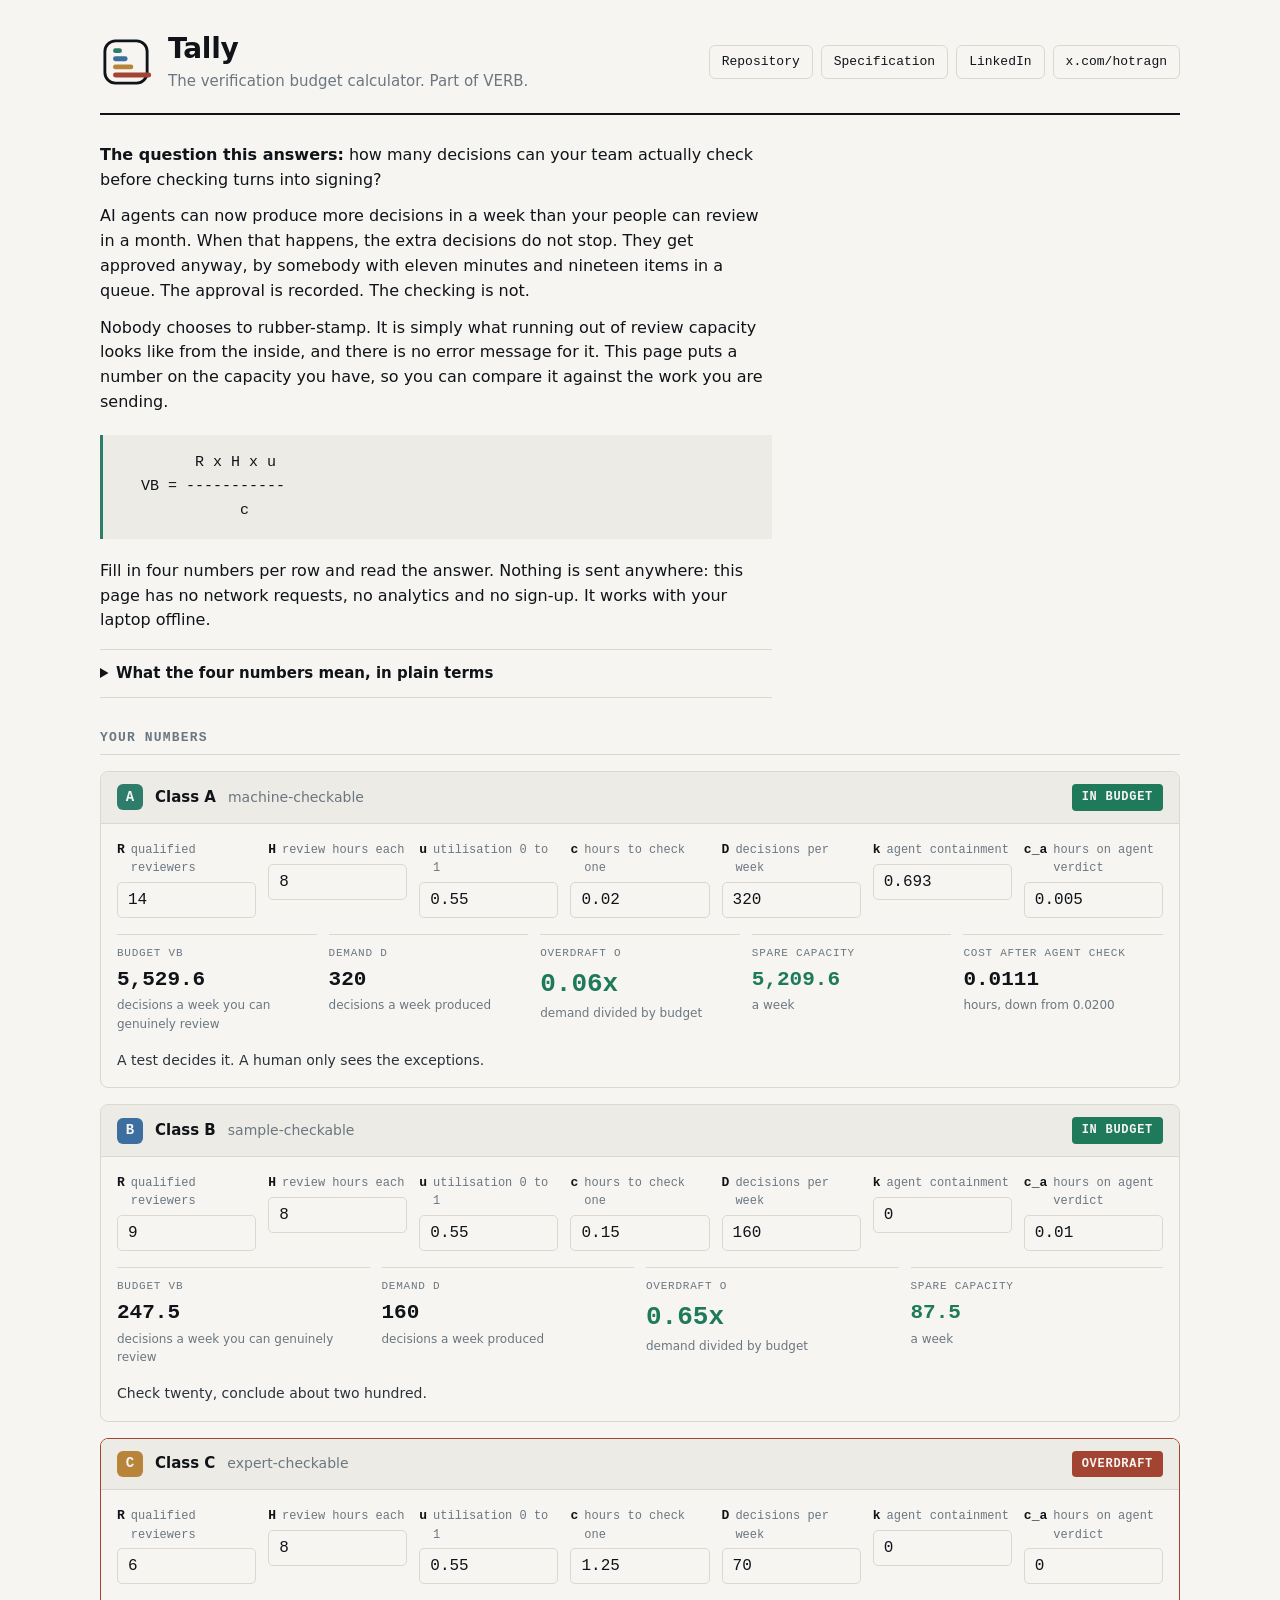
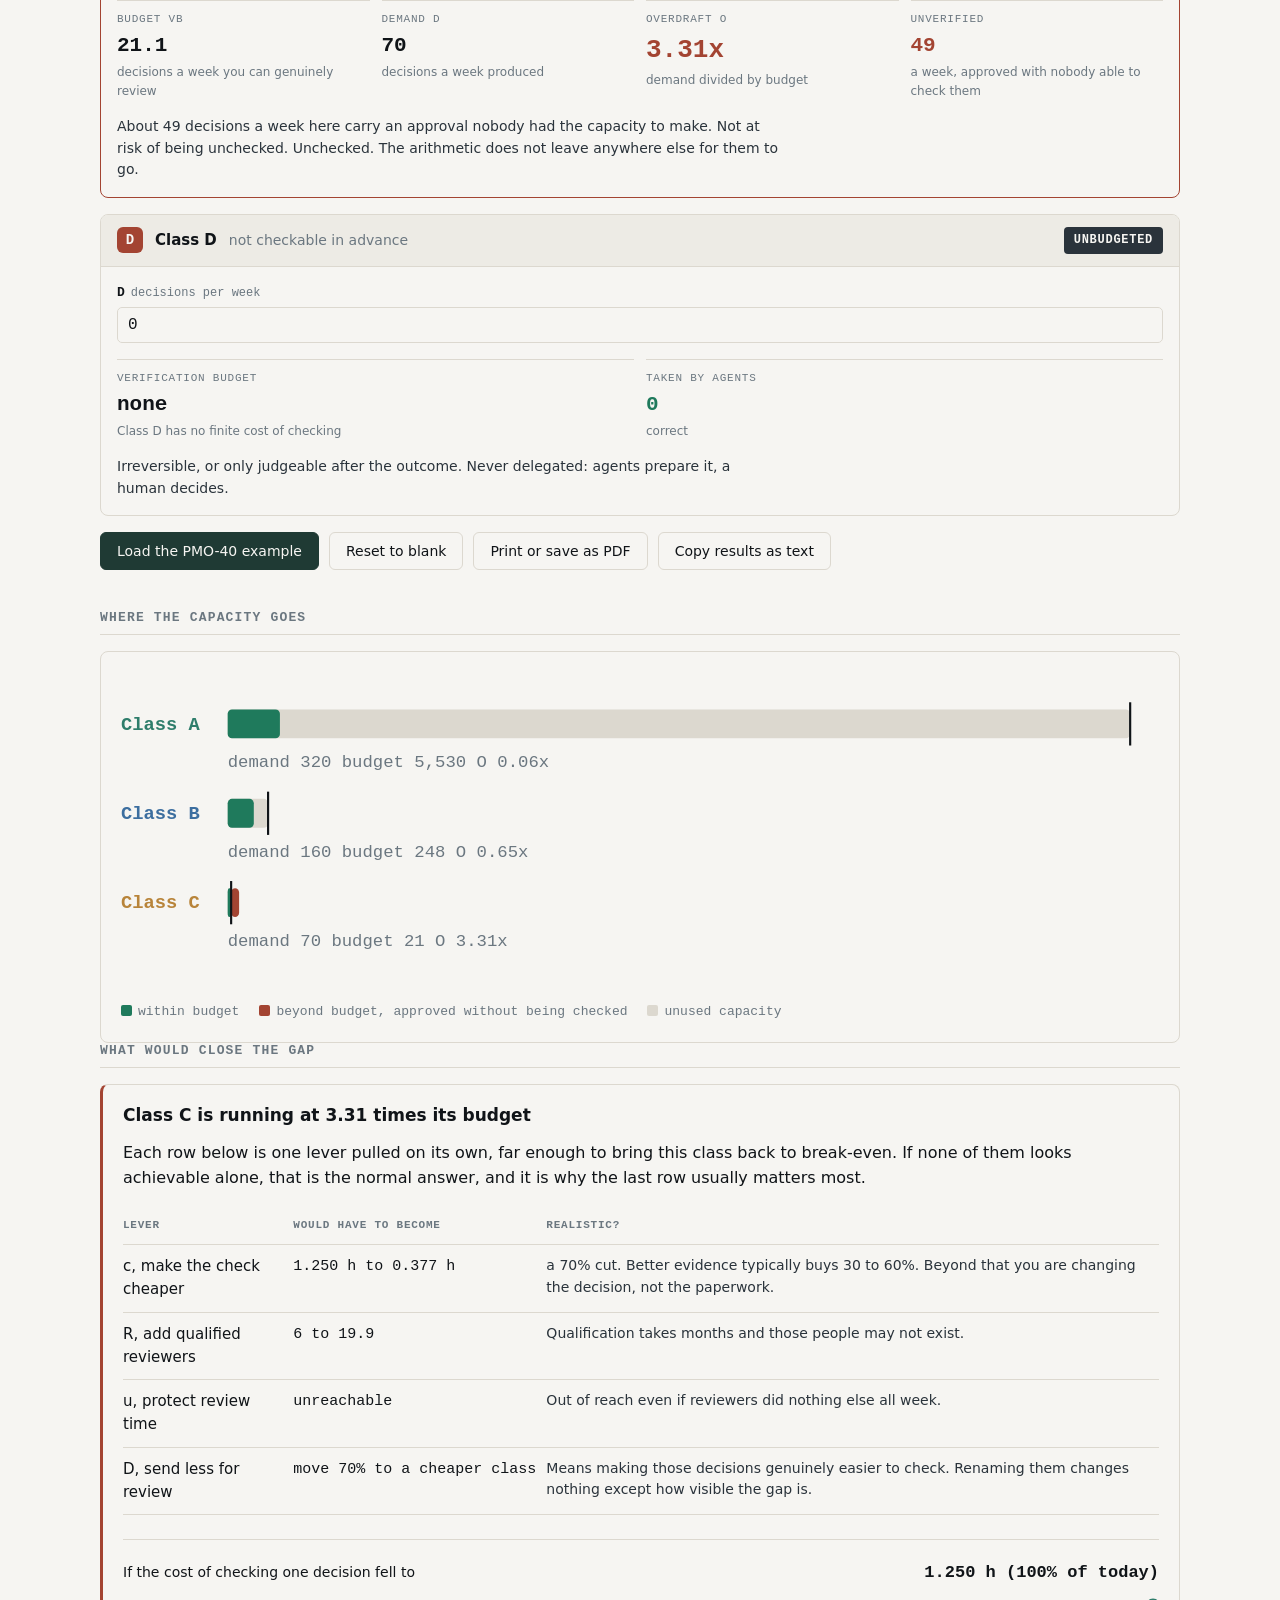
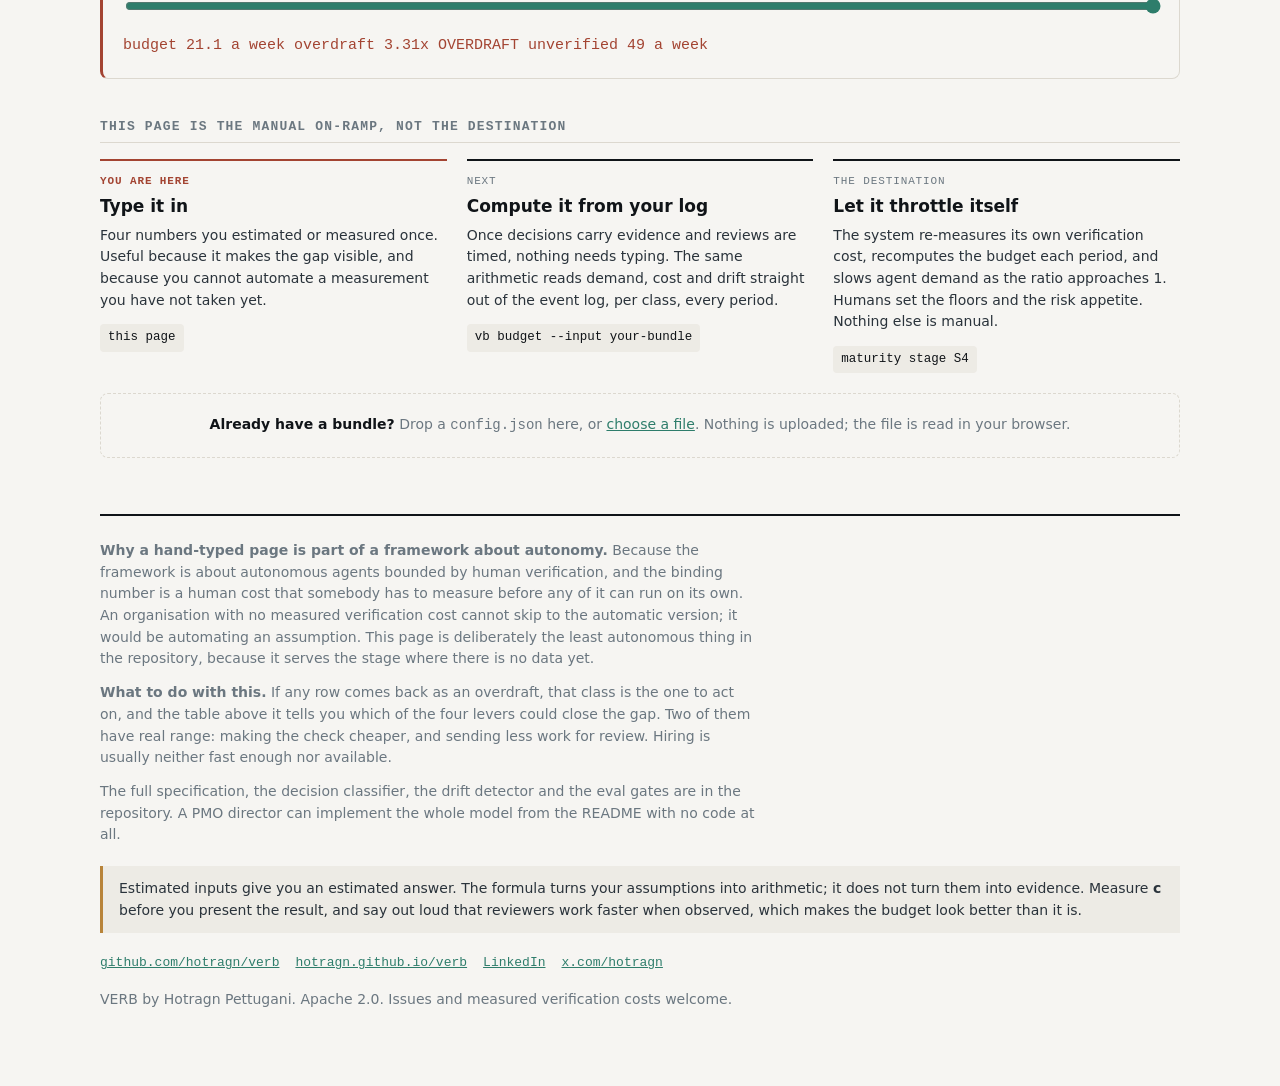
<file: calculator/index.html>
<!DOCTYPE html>
<html lang="en">
<head>
<meta charset="utf-8">
<meta name="viewport" content="width=device-width, initial-scale=1">
<title>Tally. The verification budget calculator. VERB</title>
<meta name="description" content="Work out how many AI agent decisions your organisation can genuinely review before review becomes rubber-stamping. VB = (R x H x u) / c. No sign-up, no tracking, works offline.">
<meta name="author" content="Hotragn Pettugani">
<link rel="icon" href="data:image/svg+xml,%3Csvg xmlns='http://www.w3.org/2000/svg' viewBox='0 0 64 64'%3E%3Crect width='64' height='64' rx='14' fill='%23101418'/%3E%3Crect x='14' y='17' width='12' height='6' rx='3' fill='%232E7D6B'/%3E%3Crect x='14' y='27' width='20' height='6' rx='3' fill='%233C6E9F'/%3E%3Crect x='14' y='37' width='27' height='6' rx='3' fill='%23B8843A'/%3E%3Crect x='14' y='47' width='46' height='6' rx='3' fill='%23A34432'/%3E%3C/svg%3E">
<style>
/* ---------------------------------------------------------------------------
   Meter, the VERB colour and type system. Values duplicated from
   brand/tokens.css on purpose: this file has to work opened straight from disk
   with no server, so it cannot link anything.
   --------------------------------------------------------------------------- */
:root{
  --ink:#101418; --slate:#2A333B; --steel:#4A555F; --mist:#6B7780;
  --line:#DCD8CF; --shell:#EDEBE5; --paper:#F6F5F2;
  --brand:#1F3A34; --bright:#2E7D6B;
  --a:#2E7D6B; --b:#3C6E9F; --c:#B8843A; --d:#A34432;
  --ok:#1F7A5C; --limit:#B8843A; --over:#A34432;
  --sans:system-ui,-apple-system,"Segoe UI",Roboto,Helvetica,Arial,sans-serif;
  --mono:ui-monospace,SFMono-Regular,Menlo,Consolas,"Liberation Mono",monospace;
  --u:4px;
}
@media (prefers-color-scheme:dark){
  :root{
    --ink:#F6F5F2; --slate:#D3D0C9; --steel:#9AA3AB; --mist:#7E888F;
    --line:#2B3238; --shell:#171C21; --paper:#101418;
    --brand:#7FD8C2; --bright:#5FBFA6;
    --a:#5FBFA6; --b:#7FB0DE; --c:#E0AE63; --d:#E4785C;
    --ok:#5FBFA6; --limit:#E0AE63; --over:#E4785C;
  }
}

*{box-sizing:border-box}
html{-webkit-text-size-adjust:100%}
body{
  margin:0; background:var(--paper); color:var(--ink);
  font-family:var(--sans); font-size:16px; line-height:1.55;
  padding:calc(var(--u)*8) calc(var(--u)*5) calc(var(--u)*16);
}
.wrap{max-width:1080px; margin:0 auto}
h1,h2,h3{line-height:1.2; margin:0}
a{color:var(--bright)}
a:focus-visible,button:focus-visible,input:focus-visible,select:focus-visible{
  outline:2px solid var(--bright); outline-offset:2px;
}

/* Header ------------------------------------------------------------------ */
header{display:flex; align-items:center; gap:calc(var(--u)*4); flex-wrap:wrap;
  padding-bottom:calc(var(--u)*5); border-bottom:2px solid var(--ink)}
header svg{flex:none}
.title h1{font-size:28px; letter-spacing:-.01em}
.title p{margin:calc(var(--u)*1) 0 0; color:var(--mist); font-size:15px}
.spacer{flex:1}
.links{display:flex; gap:calc(var(--u)*2); flex-wrap:wrap}
.links a{
  display:inline-block; padding:calc(var(--u)*1.5) calc(var(--u)*3);
  border:1px solid var(--line); border-radius:6px; text-decoration:none;
  color:var(--ink); font-size:13px; font-family:var(--mono);
}
.links a:hover{border-color:var(--ink); background:var(--shell)}

/* Plain-English opener ----------------------------------------------------- */
.lede{margin:calc(var(--u)*7) 0 calc(var(--u)*8); max-width:66ch}
.lede p{margin:0 0 calc(var(--u)*3)}
.lede strong{font-weight:650}
.formula{
  font-family:var(--mono); font-size:15px; background:var(--shell);
  border-left:3px solid var(--bright); padding:calc(var(--u)*4) calc(var(--u)*5);
  margin:calc(var(--u)*5) 0; white-space:pre; overflow-x:auto; line-height:1.6;
}
details.glossary{margin:calc(var(--u)*4) 0; border-top:1px solid var(--line);
  border-bottom:1px solid var(--line); padding:calc(var(--u)*3) 0}
details.glossary summary{cursor:pointer; font-weight:600; font-size:15px}
details.glossary dl{margin:calc(var(--u)*4) 0 0; display:grid;
  grid-template-columns:auto 1fr; gap:calc(var(--u)*2) calc(var(--u)*5); font-size:15px}
details.glossary dt{font-family:var(--mono); font-weight:600; color:var(--brand)}
details.glossary dd{margin:0; color:var(--slate)}

/* Section headings --------------------------------------------------------- */
h2{font-size:13px; text-transform:uppercase; letter-spacing:.09em;
  color:var(--mist); font-family:var(--mono); font-weight:600;
  margin:calc(var(--u)*10) 0 calc(var(--u)*4);
  padding-bottom:calc(var(--u)*2); border-bottom:1px solid var(--line)}
h2:first-of-type{margin-top:0}

/* Input grid --------------------------------------------------------------- */
.classes{display:grid; gap:calc(var(--u)*4)}
.cls{border:1px solid var(--line); border-radius:8px; overflow:hidden;
  background:var(--paper)}
.cls[data-status="overdraft"]{border-color:var(--over)}
.cls[data-status="at_limit"]{border-color:var(--limit)}
.cls-head{display:flex; align-items:center; gap:calc(var(--u)*3);
  padding:calc(var(--u)*3) calc(var(--u)*4); background:var(--shell);
  border-bottom:1px solid var(--line); flex-wrap:wrap}
.chip{width:26px; height:26px; border-radius:6px; display:grid; place-items:center;
  color:#F6F5F2; font-family:var(--mono); font-weight:700; font-size:14px; flex:none}
.chip.A{background:var(--a)} .chip.B{background:var(--b)}
.chip.C{background:var(--c)} .chip.D{background:var(--d)}
.cls-head .name{font-weight:650; font-size:15px}
.cls-head .what{color:var(--mist); font-size:14px}
.status{margin-left:auto; font-family:var(--mono); font-size:12px; font-weight:700;
  letter-spacing:.06em; padding:calc(var(--u)*1) calc(var(--u)*2.5); border-radius:4px;
  text-transform:uppercase; white-space:nowrap}
.status.in_budget{background:var(--ok); color:#F6F5F2}
.status.at_limit{background:var(--limit); color:#F6F5F2}
.status.overdraft{background:var(--over); color:#F6F5F2}
.status.unbudgeted,.status.policy_violation{background:var(--slate); color:var(--paper)}
.status.policy_violation{background:var(--over)}

.fields{display:grid; grid-template-columns:repeat(auto-fit,minmax(112px,1fr));
  gap:calc(var(--u)*3); padding:calc(var(--u)*4)}
.f{display:flex; flex-direction:column; gap:calc(var(--u)*1)}
.f label{font-size:12px; color:var(--mist); font-family:var(--mono);
  display:flex; align-items:baseline; gap:calc(var(--u)*1.5)}
.f label b{color:var(--ink); font-size:13px}
.f input{
  font-family:var(--mono); font-size:16px; padding:calc(var(--u)*2) calc(var(--u)*2.5);
  border:1px solid var(--line); border-radius:5px; background:var(--paper);
  color:var(--ink); width:100%; min-width:0;
}
.f input:hover{border-color:var(--steel)}
.f input:disabled{background:var(--shell); color:var(--mist); cursor:not-allowed}

.results{display:grid; grid-template-columns:repeat(auto-fit,minmax(128px,1fr));
  gap:calc(var(--u)*3); padding:0 calc(var(--u)*4) calc(var(--u)*4)}
.r{border-top:1px solid var(--line); padding-top:calc(var(--u)*2.5)}
.r .k{font-size:11px; text-transform:uppercase; letter-spacing:.07em;
  color:var(--mist); font-family:var(--mono)}
.r .v{font-family:var(--mono); font-size:21px; font-weight:600; margin-top:2px}
.r .v.big{font-size:26px}
.r .n{font-size:12px; color:var(--mist)}
.v.over{color:var(--over)} .v.ok{color:var(--ok)} .v.limit{color:var(--limit)}
.note{padding:0 calc(var(--u)*4) calc(var(--u)*4); font-size:14px; color:var(--slate);
  max-width:78ch}

/* Chart -------------------------------------------------------------------- */
.chart{border:1px solid var(--line); border-radius:8px; padding:calc(var(--u)*5)}
.chart svg{width:100%; height:auto; display:block}
.legend{display:flex; gap:calc(var(--u)*5); flex-wrap:wrap; margin-top:calc(var(--u)*4);
  font-size:13px; color:var(--mist); font-family:var(--mono)}
.legend i{display:inline-block; width:11px; height:11px; border-radius:2px;
  margin-right:6px; vertical-align:-1px}

/* Fix panel ---------------------------------------------------------------- */
.fix{border:1px solid var(--line); border-left:3px solid var(--over); border-radius:8px;
  padding:calc(var(--u)*5)}
.fix h3{font-size:17px; margin-bottom:calc(var(--u)*3)}
.fix table{border-collapse:collapse; width:100%; font-size:15px; margin-top:calc(var(--u)*3)}
.fix th,.fix td{text-align:left; padding:calc(var(--u)*2.5) calc(var(--u)*2.5) calc(var(--u)*2.5) 0;
  border-bottom:1px solid var(--line); vertical-align:top}
.fix th{font-size:11px; text-transform:uppercase; letter-spacing:.07em; color:var(--mist);
  font-family:var(--mono); font-weight:600}
.fix td.num{font-family:var(--mono); white-space:nowrap}
.fix .verdict{color:var(--slate); font-size:14px}
.slider{margin-top:calc(var(--u)*6); border-top:1px solid var(--line); padding-top:calc(var(--u)*5)}
.slider label{display:flex; justify-content:space-between; align-items:baseline;
  font-size:14px; gap:calc(var(--u)*3); flex-wrap:wrap}
.slider output{font-family:var(--mono); font-weight:600; font-size:17px}
.slider input[type=range]{width:100%; margin-top:calc(var(--u)*3); accent-color:var(--bright)}
.slider .out{margin-top:calc(var(--u)*3); font-family:var(--mono); font-size:15px}

/* Autonomy ladder ---------------------------------------------------------- */
.ladder{display:grid; grid-template-columns:repeat(3,1fr); gap:calc(var(--u)*5)}
.rung{border-top:2px solid var(--ink); padding-top:calc(var(--u)*3)}
.rung .stage{font-family:var(--mono); font-size:11px; letter-spacing:.08em;
  text-transform:uppercase; color:var(--mist)}
.rung h3{font-size:17px; margin:calc(var(--u)*1.5) 0 calc(var(--u)*2)}
.rung p{margin:0 0 calc(var(--u)*3); font-size:14px; color:var(--slate)}
.rung code{font-family:var(--mono); font-size:12.5px; background:var(--shell);
  padding:calc(var(--u)*1) calc(var(--u)*2); border-radius:4px; display:inline-block}
.rung.here{border-top-color:var(--over)}
.rung.here .stage{color:var(--over); font-weight:700}
.drop{margin-top:calc(var(--u)*5); border:1px dashed var(--line); border-radius:8px;
  padding:calc(var(--u)*5); text-align:center; color:var(--mist); font-size:14px}
.drop.over{border-color:var(--bright); background:var(--shell); color:var(--ink)}
.drop b{color:var(--ink)}
.drop input{display:none}
.drop label{color:var(--bright); text-decoration:underline; cursor:pointer}

/* Toolbar ------------------------------------------------------------------ */
.tools{display:flex; gap:calc(var(--u)*2.5); flex-wrap:wrap; margin:calc(var(--u)*4) 0 0}
button{
  font-family:var(--sans); font-size:14px; padding:calc(var(--u)*2.5) calc(var(--u)*4);
  border:1px solid var(--line); border-radius:6px; background:var(--paper);
  color:var(--ink); cursor:pointer;
}
button:hover{border-color:var(--ink); background:var(--shell)}
button.primary{background:var(--brand); border-color:var(--brand); color:var(--paper)}
button.primary:hover{background:var(--bright); border-color:var(--bright)}

/* Footer ------------------------------------------------------------------- */
footer{margin-top:calc(var(--u)*14); padding-top:calc(var(--u)*6);
  border-top:2px solid var(--ink); font-size:14px; color:var(--mist)}
footer p{margin:0 0 calc(var(--u)*3); max-width:74ch}
footer .foot-links{display:flex; gap:calc(var(--u)*4); flex-wrap:wrap;
  font-family:var(--mono); font-size:13px; margin-top:calc(var(--u)*4)}
.warn{background:var(--shell); border-left:3px solid var(--limit);
  padding:calc(var(--u)*3) calc(var(--u)*4); font-size:14px; margin:calc(var(--u)*5) 0;
  color:var(--slate)}
@media print{
  body{padding:0} .tools,.links{display:none} .cls{break-inside:avoid}
}
</style>
</head>
<body>
<div class="wrap">

<header>
  <svg width="52" height="52" viewBox="0 0 64 64" aria-hidden="true">
    <rect x="6" y="6" width="52" height="52" rx="13" fill="none" stroke="currentColor" stroke-width="3.5"/>
    <rect x="16" y="15" width="11" height="6" rx="3" fill="#2E7D6B"/>
    <rect x="16" y="25" width="18" height="6" rx="3" fill="#3C6E9F"/>
    <rect x="16" y="35" width="25" height="6" rx="3" fill="#B8843A"/>
    <rect x="16" y="45" width="47" height="6" rx="3" fill="#A34432"/>
  </svg>
  <div class="title">
    <h1>Tally</h1>
    <p>The verification budget calculator. Part of VERB.</p>
  </div>
  <div class="spacer"></div>
  <nav class="links">
    <a href="https://github.com/hotragn/verb">Repository</a>
    <a href="https://github.com/hotragn/verb#readme">Specification</a>
    <a href="https://www.linkedin.com/in/hotragn-pettugani/">LinkedIn</a>
    <a href="https://x.com/hotragn">x.com/hotragn</a>
  </nav>
</header>

<section class="lede">
  <p><strong>The question this answers:</strong> how many decisions can your team actually check
  before checking turns into signing?</p>

  <p>AI agents can now produce more decisions in a week than your people can review in a month.
  When that happens, the extra decisions do not stop. They get approved anyway, by somebody with
  eleven minutes and nineteen items in a queue. The approval is recorded. The checking is not.</p>

  <p>Nobody chooses to rubber-stamp. It is simply what running out of review capacity looks like
  from the inside, and there is no error message for it. This page puts a number on the capacity
  you have, so you can compare it against the work you are sending.</p>

  <div class="formula">        R x H x u
  VB = -----------
             c</div>

  <p>Fill in four numbers per row and read the answer. Nothing is sent anywhere: this page has no
  network requests, no analytics and no sign-up. It works with your laptop offline.</p>

  <details class="glossary">
    <summary>What the four numbers mean, in plain terms</summary>
    <dl>
      <dt>R</dt><dd>How many people are genuinely qualified to judge this kind of decision. Not
        everyone with the approve button. The people whose sign-off you would defend if something
        went wrong.</dd>
      <dt>H</dt><dd>Hours per week each of those people has nominally set aside for reviewing.</dd>
      <dt>u</dt><dd>The share of those hours that survives meetings, holidays and everything else.
        Between 0 and 1. If you have not measured it, 0.5 is a fair starting guess. Above 0.7 is
        almost always wishful.</dd>
      <dt>c</dt><dd>Hours it takes one qualified person to genuinely check one decision. This is
        the number that matters most, and the one nobody has. Measure it: time thirty reviews,
        then ask each reviewer afterwards whether they really checked, and throw away the ones
        who say no.</dd>
      <dt>D</dt><dd>How many decisions of this kind get produced per week, by agents and people
        together.</dd>
      <dt>k</dt><dd>Optional. If a second agent checks the first agent's work and closes some of
        it without a human, this is the share it closes. Only count it if you have measured how
        often that checker misses a bad decision. If you have not, leave it at zero.</dd>
    </dl>
  </details>
</section>

<h2>Your numbers</h2>
<div class="classes" id="classes"></div>

<div class="tools">
  <button class="primary" id="load-example">Load the PMO-40 example</button>
  <button id="reset">Reset to blank</button>
  <button id="print">Print or save as PDF</button>
  <button id="copy">Copy results as text</button>
</div>

<h2>Where the capacity goes</h2>
<div class="chart">
  <svg id="chart" viewBox="0 0 720 230" role="img" aria-labelledby="chart-title">
    <title id="chart-title">Demand against verification budget, per decision class</title>
  </svg>
  <div class="legend">
    <span><i style="background:var(--ok)"></i>within budget</span>
    <span><i style="background:var(--over)"></i>beyond budget, approved without being checked</span>
    <span><i style="background:var(--line)"></i>unused capacity</span>
  </div>
</div>

<div id="fix-wrap"></div>

<h2>This page is the manual on-ramp, not the destination</h2>

<div class="ladder">
  <div class="rung here">
    <div class="stage">you are here</div>
    <h3>Type it in</h3>
    <p>Four numbers you estimated or measured once. Useful because it makes the
    gap visible, and because you cannot automate a measurement you have not
    taken yet.</p>
    <code>this page</code>
  </div>
  <div class="rung">
    <div class="stage">next</div>
    <h3>Compute it from your log</h3>
    <p>Once decisions carry evidence and reviews are timed, nothing needs typing.
    The same arithmetic reads demand, cost and drift straight out of the event
    log, per class, every period.</p>
    <code>vb budget --input your-bundle</code>
  </div>
  <div class="rung">
    <div class="stage">the destination</div>
    <h3>Let it throttle itself</h3>
    <p>The system re-measures its own verification cost, recomputes the budget
    each period, and slows agent demand as the ratio approaches 1. Humans set the
    floors and the risk appetite. Nothing else is manual.</p>
    <code>maturity stage S4</code>
  </div>
</div>

<div class="drop" id="drop">
  <b>Already have a bundle?</b> Drop a <code>config.json</code> here, or
  <label for="file">choose a file<input type="file" id="file" accept=".json"></label>.
  Nothing is uploaded; the file is read in your browser.
</div>

<footer>
  <p><strong>Why a hand-typed page is part of a framework about autonomy.</strong>
  Because the framework is about autonomous agents bounded by human verification,
  and the binding number is a human cost that somebody has to measure before any
  of it can run on its own. An organisation with no measured verification cost
  cannot skip to the automatic version; it would be automating an assumption.
  This page is deliberately the least autonomous thing in the repository, because
  it serves the stage where there is no data yet.</p>

  <p><strong>What to do with this.</strong> If any row comes back as an overdraft, that class is
  the one to act on, and the table above it tells you which of the four levers could close the gap.
  Two of them have real range: making the check cheaper, and sending less work for review. Hiring
  is usually neither fast enough nor available.</p>

  <p>The full specification, the decision classifier, the drift detector and the eval gates are in
  the repository. A PMO director can implement the whole model from the README with no code at all.</p>

  <div class="warn">
    Estimated inputs give you an estimated answer. The formula turns your assumptions into
    arithmetic; it does not turn them into evidence. Measure <b>c</b> before you present the result,
    and say out loud that reviewers work faster when observed, which makes the budget look better
    than it is.
  </div>

  <div class="foot-links">
    <a href="https://github.com/hotragn/verb">github.com/hotragn/verb</a>
    <a href="https://hotragn.github.io/verb">hotragn.github.io/verb</a>
    <a href="https://www.linkedin.com/in/hotragn-pettugani/">LinkedIn</a>
    <a href="https://x.com/hotragn">x.com/hotragn</a>
  </div>
  <p style="margin-top:16px">VERB by Hotragn Pettugani. Apache 2.0. Issues and measured
  verification costs welcome.</p>
</footer>

</div>

<script>
"use strict";

/* --------------------------------------------------------------------------
   Model. The same arithmetic as vb/budget.py, kept deliberately small so that
   anyone can read it and confirm the page is not doing anything clever.
   -------------------------------------------------------------------------- */

var AT_LIMIT = 0.95;

var CLASSES = [
  { id:"A", name:"Class A", what:"machine-checkable", hint:"A test decides it. A human only sees the exceptions." },
  { id:"B", name:"Class B", what:"sample-checkable", hint:"Check twenty, conclude about two hundred." },
  { id:"C", name:"Class C", what:"expert-checkable", hint:"A qualified person has to reconstruct the reasoning. This is where budgets break." },
  { id:"D", name:"Class D", what:"not checkable in advance", hint:"Irreversible, or only judgeable after the outcome. Never delegated: agents prepare it, a human decides." }
];

var BLANK = {
  A:{R:0,H:8,u:0.55,c:0.02,D:0,k:0,ca:0},
  B:{R:0,H:8,u:0.55,c:0.15,D:0,k:0,ca:0},
  C:{R:0,H:8,u:0.55,c:1.25,D:0,k:0,ca:0},
  D:{R:0,H:8,u:0.55,c:null,D:0,k:0,ca:0}
};

var PMO40 = {
  A:{R:14,H:8,u:0.55,c:0.02,D:320,k:0.693,ca:0.005},
  B:{R:9, H:8,u:0.55,c:0.15,D:160,k:0,     ca:0.010},
  C:{R:6, H:8,u:0.55,c:1.25,D:70, k:0,     ca:0},
  D:{R:6, H:8,u:0.55,c:null,D:0,  k:0,     ca:0}
};

var state = load();

function effectiveCost(c, k, ca){ return ca + (1 - k) * c; }

function evaluate(id, v){
  var out = { id:id, budget:0, demand:v.D, cost:v.c, effective:null, k:v.k,
              ratio:null, unverified:0, status:"in_budget" };

  if (id === "D"){
    out.status = v.D > 0 ? "policy_violation" : "unbudgeted";
    out.unverified = v.D;
    return out;
  }
  if (!(v.c > 0)) { out.status = "in_budget"; return out; }

  var ce = effectiveCost(v.c, v.k, v.ca);
  out.effective = ce;
  out.budget = (v.R * v.H * v.u) / ce;

  if (out.budget === 0) {
    out.ratio = v.D > 0 ? Infinity : null;
  } else {
    out.ratio = v.D / out.budget;
  }
  out.unverified = Math.max(0, v.D - out.budget);
  out.status = out.ratio === null ? "in_budget"
             : out.ratio > 1 ? "overdraft"
             : out.ratio >= AT_LIMIT ? "at_limit" : "in_budget";
  return out;
}

/* What would have to change, each lever on its own. */
function costForTarget(v, target){
  if (!(v.D > 0)) return null;
  var cap = v.R * v.H * v.u;
  if (cap <= 0 || v.k >= 1) return null;
  var nominal = ((cap * target) / v.D - v.ca) / (1 - v.k);
  return nominal > 0 ? nominal : null;
}
function reviewersForTarget(v, target){
  if (!(v.D > 0)) return 0;
  if (v.H <= 0 || v.u <= 0) return null;
  return (v.D * effectiveCost(v.c, v.k, v.ca)) / (v.H * v.u * target);
}
function utilisationForTarget(v, target){
  if (!(v.D > 0)) return 0;
  if (v.R <= 0 || v.H <= 0) return null;
  var need = (v.D * effectiveCost(v.c, v.k, v.ca)) / (v.R * v.H * target);
  return need > 1 ? null : need;
}
function reclassificationShare(demand, budget, target){
  if (!(demand > 0)) return 0;
  var keep = budget * target;
  return keep >= demand ? 0 : Math.min(1, 1 - keep / demand);
}

/* --------------------------------------------------------------------------
   Persistence. localStorage only, so a half-filled model survives a reload.
   -------------------------------------------------------------------------- */
function load(){
  try {
    var raw = localStorage.getItem("verb.tally.v1");
    if (raw) {
      var parsed = JSON.parse(raw);
      var merged = JSON.parse(JSON.stringify(BLANK));
      for (var id in merged) if (parsed[id]) for (var f in merged[id]) {
        if (parsed[id][f] !== undefined) merged[id][f] = parsed[id][f];
      }
      return merged;
    }
  } catch (e) { /* a corrupt entry is not worth an error message */ }
  return JSON.parse(JSON.stringify(PMO40));
}
function save(){
  try { localStorage.setItem("verb.tally.v1", JSON.stringify(state)); } catch (e) {}
}

/* --------------------------------------------------------------------------
   Formatting
   -------------------------------------------------------------------------- */
function num(x, dp){
  if (x === null || x === undefined || !isFinite(x)) return "n/a";
  return x.toLocaleString(undefined, { minimumFractionDigits:dp, maximumFractionDigits:dp });
}
function statusWord(s){ return s.replace(/_/g, " "); }
function el(tag, cls, text){
  var n = document.createElement(tag);
  if (cls) n.className = cls;
  if (text !== undefined) n.textContent = text;
  return n;
}

var FIELDS = [
  { key:"R",  label:"qualified reviewers",   sym:"R", step:"1",     min:"0" },
  { key:"H",  label:"review hours each",     sym:"H", step:"0.5",   min:"0" },
  { key:"u",  label:"utilisation 0 to 1",    sym:"u", step:"0.05",  min:"0", max:"1" },
  { key:"c",  label:"hours to check one",    sym:"c", step:"0.01",  min:"0" },
  { key:"D",  label:"decisions per week",    sym:"D", step:"1",     min:"0" },
  { key:"k",  label:"agent containment",     sym:"k", step:"0.01",  min:"0", max:"1" },
  { key:"ca", label:"hours on agent verdict",sym:"c_a", step:"0.001", min:"0" }
];

/* --------------------------------------------------------------------------
   Render
   -------------------------------------------------------------------------- */
function render(){
  var host = document.getElementById("classes");
  host.textContent = "";

  CLASSES.forEach(function(meta){
    var v = state[meta.id];
    var r = evaluate(meta.id, v);

    var card = el("div", "cls");
    card.setAttribute("data-status", r.status);

    var head = el("div", "cls-head");
    head.appendChild(el("span", "chip " + meta.id, meta.id));
    head.appendChild(el("span", "name", meta.name));
    head.appendChild(el("span", "what", meta.what));
    var st = el("span", "status " + r.status, statusWord(r.status));
    head.appendChild(st);
    card.appendChild(head);

    var fields = el("div", "fields");
    FIELDS.forEach(function(f){
      if (meta.id === "D" && f.key !== "D") return;
      var box = el("div", "f");
      var lab = el("label");
      lab.appendChild(el("b", null, f.sym));
      lab.appendChild(document.createTextNode(f.label));
      lab.htmlFor = "f-" + meta.id + "-" + f.key;
      var inp = document.createElement("input");
      inp.type = "number"; inp.id = lab.htmlFor;
      inp.step = f.step; if (f.min) inp.min = f.min; if (f.max) inp.max = f.max;
      inp.value = v[f.key] === null ? "" : v[f.key];
      inp.addEventListener("input", function(){
        var parsed = parseFloat(inp.value);
        state[meta.id][f.key] = isNaN(parsed) ? 0 : parsed;
        save(); render();
      });
      box.appendChild(lab); box.appendChild(inp);
      fields.appendChild(box);
    });
    card.appendChild(fields);

    var res = el("div", "results");
    function stat(k, value, note, cls){
      var b = el("div", "r");
      b.appendChild(el("div", "k", k));
      var val = el("div", "v" + (cls ? " " + cls : ""), value);
      b.appendChild(val);
      if (note) b.appendChild(el("div", "n", note));
      res.appendChild(b);
      return val;
    }

    if (meta.id === "D"){
      stat("verification budget", "none", "Class D has no finite cost of checking");
      stat("taken by agents", num(v.D, 0), v.D > 0 ? "must be zero" : "correct",
           v.D > 0 ? "over" : "ok");
    } else {
      stat("budget VB", num(r.budget, 1), "decisions a week you can genuinely review");
      stat("demand D", num(r.demand, 0), "decisions a week produced");
      var ratioTxt = r.ratio === null ? "n/a" : (r.ratio === Infinity ? "no capacity" : num(r.ratio, 2) + "x");
      stat("overdraft O", ratioTxt, "demand divided by budget",
           r.status === "overdraft" ? "over" : r.status === "at_limit" ? "limit" : "ok")
        .classList.add("big");
      if (r.unverified > 0){
        stat("unverified", num(r.unverified, 0),
             "a week, approved with nobody able to check them", "over");
      } else {
        stat("spare capacity", num(Math.max(0, r.budget - r.demand), 1),
             "a week", "ok");
      }
      if (v.k > 0 && r.effective !== null){
        stat("cost after agent check", num(r.effective, 4),
             "hours, down from " + num(v.c, 4));
      }
    }
    card.appendChild(res);

    var note = el("div", "note");
    if (meta.id === "D" && v.D > 0){
      note.textContent = "Agents have taken " + num(v.D, 0) + " Class D decisions. "
        + "That is not an overdraft, it is a contract breach: a Class D decision has no finite "
        + "cost of checking, so there is no amount of it you can afford. Withdraw the agent's "
        + "authority and find out how it got into scope.";
    } else if (meta.id === "D"){
      note.textContent = meta.hint;
    } else if (r.status === "overdraft"){
      note.textContent = "About " + num(r.unverified, 0) + " decisions a week here carry an "
        + "approval nobody had the capacity to make. Not at risk of being unchecked. Unchecked. "
        + "The arithmetic does not leave anywhere else for them to go.";
    } else if (r.status === "at_limit"){
      note.textContent = "No slack. Work does not arrive evenly, so a busy week will push this "
        + "over and you will not see it happen.";
    } else {
      note.textContent = meta.hint;
    }
    card.appendChild(note);

    host.appendChild(card);
  });

  drawChart();
  drawFix();
}

/* Bar chart, hand-drawn SVG. No library, no build step. */
function drawChart(){
  var svg = document.getElementById("chart");
  while (svg.childNodes.length > 1) svg.removeChild(svg.lastChild);

  var rows = CLASSES.filter(function(m){ return m.id !== "D"; }).map(function(m){
    return { meta:m, r:evaluate(m.id, state[m.id]) };
  });
  var max = 1;
  rows.forEach(function(row){ max = Math.max(max, row.r.budget, row.r.demand); });

  var left = 74, right = 700, top = 26, rowH = 62, barH = 20;

  function add(tag, attrs, text){
    var n = document.createElementNS("http://www.w3.org/2000/svg", tag);
    for (var a in attrs) n.setAttribute(a, attrs[a]);
    if (text !== undefined) n.textContent = text;
    svg.appendChild(n);
    return n;
  }
  var mono = "ui-monospace,SFMono-Regular,Menlo,Consolas,monospace";

  rows.forEach(function(row, i){
    var y = top + i * rowH;
    var scale = function(x){ return (x / max) * (right - left); };

    add("text", { x:0, y:y + 14, "font-family":mono, "font-size":"13",
                  "font-weight":"700", fill:"var(--" + row.meta.id.toLowerCase() + ")" },
        "Class " + row.meta.id);

    // Capacity line: the budget.
    add("rect", { x:left, y:y, width:Math.max(1, scale(row.r.budget)), height:barH,
                  fill:"var(--line)", rx:"3" });
    // Demand, split at the budget line.
    var within = Math.min(row.r.demand, row.r.budget);
    var beyond = Math.max(0, row.r.demand - row.r.budget);
    add("rect", { x:left, y:y, width:Math.max(0, scale(within)), height:barH,
                  fill:"var(--ok)", rx:"3" });
    if (beyond > 0){
      add("rect", { x:left + scale(within), y:y, width:Math.max(2, scale(beyond)),
                    height:barH, fill:"var(--over)", rx:"3" });
    }
    // The budget marker.
    add("line", { x1:left + scale(row.r.budget), y1:y - 5,
                  x2:left + scale(row.r.budget), y2:y + barH + 5,
                  stroke:"var(--ink)", "stroke-width":"1.5" });

    var label = "demand " + num(row.r.demand, 0) + "   budget " + num(row.r.budget, 0);
    if (row.r.ratio !== null && isFinite(row.r.ratio)) label += "   O " + num(row.r.ratio, 2) + "x";
    add("text", { x:left, y:y + barH + 20, "font-family":mono, "font-size":"12",
                  fill:"var(--mist)" }, label);
  });

  svg.setAttribute("viewBox", "0 0 720 " + (top + rows.length * rowH + 6));
}

/* The "what would fix it" panel, for the worst class. */
function drawFix(){
  var host = document.getElementById("fix-wrap");
  host.textContent = "";

  var worst = null;
  CLASSES.forEach(function(m){
    if (m.id === "D") return;
    var r = evaluate(m.id, state[m.id]);
    if (r.ratio !== null && isFinite(r.ratio) && (!worst || r.ratio > worst.r.ratio)) {
      worst = { meta:m, r:r, v:state[m.id] };
    }
  });
  if (!worst || worst.r.status !== "overdraft") return;

  var v = worst.v, r = worst.r;

  host.appendChild(el("h2", null, "What would close the gap"));
  var box = el("div", "fix");
  box.appendChild(el("h3", null,
    "Class " + worst.meta.id + " is running at " + num(r.ratio, 2) + " times its budget"));
  box.appendChild(el("p", null,
    "Each row below is one lever pulled on its own, far enough to bring this class back to "
    + "break-even. If none of them looks achievable alone, that is the normal answer, and it is "
    + "why the last row usually matters most."));

  var table = document.createElement("table");
  var head = document.createElement("tr");
  ["lever", "would have to become", "realistic?"].forEach(function(h){
    var th = document.createElement("th"); th.textContent = h; head.appendChild(th);
  });
  table.appendChild(head);

  function row(lever, change, verdict){
    var tr = document.createElement("tr");
    var a = document.createElement("td"); a.textContent = lever;
    var b = document.createElement("td"); b.className = "num"; b.textContent = change;
    var c = document.createElement("td"); c.className = "verdict"; c.textContent = verdict;
    tr.appendChild(a); tr.appendChild(b); tr.appendChild(c);
    table.appendChild(tr);
  }

  var tc = costForTarget(v, 1.0);
  if (tc !== null){
    var cut = (1 - tc / v.c) * 100;
    row("c, make the check cheaper",
        num(v.c, 3) + " h  to  " + num(tc, 3) + " h",
        "a " + num(cut, 0) + "% cut. Better evidence typically buys 30 to 60%. "
        + "Beyond that you are changing the decision, not the paperwork.");
  }
  var tr_ = reviewersForTarget(v, 1.0);
  if (tr_ !== null){
    row("R, add qualified reviewers",
        num(v.R, 0) + "  to  " + num(tr_, 1),
        tr_ > v.R * 1.5
          ? "Qualification takes months and those people may not exist."
          : "Possibly available. Qualification, not headcount, is the constraint.");
  }
  var tu = utilisationForTarget(v, 1.0);
  row("u, protect review time",
      tu === null ? "unreachable" : num(v.u, 2) + "  to  " + num(tu, 2),
      tu === null
        ? "Out of reach even if reviewers did nothing else all week."
        : "The cheapest real gain most teams have. Above 0.7 is fiction.");

  var share = reclassificationShare(v.D, r.budget, 1.0);
  row("D, send less for review",
      "move " + num(share * 100, 0) + "% to a cheaper class",
      "Means making those decisions genuinely easier to check. Renaming them changes nothing "
      + "except how visible the gap is.");

  box.appendChild(table);

  /* c-reduction slider */
  var slider = el("div", "slider");
  var lab = document.createElement("label");
  lab.appendChild(el("span", null, "If the cost of checking one decision fell to"));
  var out = document.createElement("output"); out.id = "c-out";
  lab.appendChild(out);
  slider.appendChild(lab);

  var range = document.createElement("input");
  range.type = "range"; range.min = "5"; range.max = "100"; range.step = "1"; range.value = "100";
  range.setAttribute("aria-label", "percentage of current cost of checking");
  slider.appendChild(range);

  var result = el("div", "out"); result.id = "c-result";
  slider.appendChild(result);

  function update(){
    var pct = parseFloat(range.value) / 100;
    var newC = v.c * pct;
    var trial = { R:v.R, H:v.H, u:v.u, c:newC, D:v.D, k:v.k, ca:v.ca };
    var res = evaluate(worst.meta.id, trial);
    out.textContent = num(newC, 3) + " h  (" + num(pct * 100, 0) + "% of today)";
    result.textContent =
      "budget " + num(res.budget, 1) + " a week   "
      + "overdraft " + (res.ratio === null ? "n/a" : num(res.ratio, 2) + "x") + "   "
      + statusWord(res.status).toUpperCase()
      + (res.unverified > 0 ? "   unverified " + num(res.unverified, 0) + " a week" : "");
    result.style.color = res.status === "overdraft" ? "var(--over)"
                       : res.status === "at_limit" ? "var(--limit)" : "var(--ok)";
  }
  range.addEventListener("input", update);
  update();

  box.appendChild(slider);
  host.appendChild(box);
}

/* --------------------------------------------------------------------------
   Toolbar
   -------------------------------------------------------------------------- */
document.getElementById("load-example").addEventListener("click", function(){
  state = JSON.parse(JSON.stringify(PMO40)); save(); render();
});
document.getElementById("reset").addEventListener("click", function(){
  state = JSON.parse(JSON.stringify(BLANK)); save(); render();
});
document.getElementById("print").addEventListener("click", function(){ window.print(); });
document.getElementById("copy").addEventListener("click", function(){
  var lines = ["VERB verification budget", ""];
  CLASSES.forEach(function(m){
    var v = state[m.id], r = evaluate(m.id, v);
    if (m.id === "D"){
      lines.push("Class D  not budgeted. Agent-taken decisions: " + num(v.D, 0)
                 + (v.D > 0 ? "  POLICY VIOLATION" : ""));
      return;
    }
    lines.push(
      "Class " + m.id
      + "  R=" + num(v.R, 0) + " H=" + num(v.H, 1) + " u=" + num(v.u, 2) + " c=" + num(v.c, 3)
      + (v.k > 0 ? " k=" + num(v.k, 3) : "")
      + "  VB=" + num(r.budget, 1)
      + "  D=" + num(v.D, 0)
      + "  O=" + (r.ratio === null ? "n/a" : num(r.ratio, 2) + "x")
      + "  " + statusWord(r.status).toUpperCase()
      + (r.unverified > 0 ? "  unverified " + num(r.unverified, 0) + "/week" : "")
    );
  });
  lines.push("", "Inputs are yours. If c was estimated rather than measured, this is an");
  lines.push("estimate wearing the shape of arithmetic. github.com/hotragn/verb");
  var text = lines.join("\n");
  var done = function(){
    var b = document.getElementById("copy");
    var old = b.textContent; b.textContent = "Copied";
    setTimeout(function(){ b.textContent = old; }, 1400);
  };
  if (navigator.clipboard && navigator.clipboard.writeText){
    navigator.clipboard.writeText(text).then(done, function(){ window.prompt("Copy:", text); });
  } else {
    window.prompt("Copy:", text);
  }
});

/* --------------------------------------------------------------------------
   Reading a bundle. The same config.json the command line takes, so a team that
   has moved past typing does not have to type. Read locally; nothing is sent.
   -------------------------------------------------------------------------- */
function applyConfig(text, label){
  var drop = document.getElementById("drop");
  try {
    var parsed = JSON.parse(text);
    var classes = parsed.classes || parsed;
    var loaded = 0;
    CLASSES.forEach(function(m){
      var entry = classes[m.id];
      if (!entry) return;
      var v = state[m.id];
      if (entry.reviewers !== undefined) v.R = Number(entry.reviewers);
      if (entry.hours_per_period !== undefined) v.H = Number(entry.hours_per_period);
      if (entry.utilisation !== undefined) v.u = Number(entry.utilisation);
      if (entry.cost_per_decision !== undefined && entry.cost_per_decision !== null)
        v.c = Number(entry.cost_per_decision);
      if (entry.agent_check_cost !== undefined) v.ca = Number(entry.agent_check_cost);
      loaded++;
    });
    if (!loaded) throw new Error("no class entries found");
    save(); render();
    drop.classList.remove("over");
    drop.innerHTML = "<b>Loaded " + loaded + " classes from " + label + ".</b> "
      + "Demand is not in config.json, so fill D in above, or run "
      + "<code>vb budget --input</code> against the whole bundle to have it counted "
      + "from your decision log.";
  } catch (err) {
    drop.classList.remove("over");
    drop.innerHTML = "<b>Could not read that file.</b> " + err.message
      + " Expected the config.json from a VERB bundle. See examples/pmo40/config.json.";
  }
}

(function(){
  var drop = document.getElementById("drop");
  var input = document.getElementById("file");
  function read(file){
    var reader = new FileReader();
    reader.onload = function(){ applyConfig(reader.result, file.name); };
    reader.readAsText(file);
  }
  input.addEventListener("change", function(){
    if (input.files && input.files[0]) read(input.files[0]);
  });
  ["dragenter", "dragover"].forEach(function(name){
    drop.addEventListener(name, function(e){
      e.preventDefault(); drop.classList.add("over");
    });
  });
  ["dragleave", "drop"].forEach(function(name){
    drop.addEventListener(name, function(e){
      e.preventDefault();
      if (name === "dragleave") drop.classList.remove("over");
    });
  });
  drop.addEventListener("drop", function(e){
    var file = e.dataTransfer && e.dataTransfer.files && e.dataTransfer.files[0];
    if (file) read(file);
  });
})();

render();
</script>
</body>
</html>
</file>
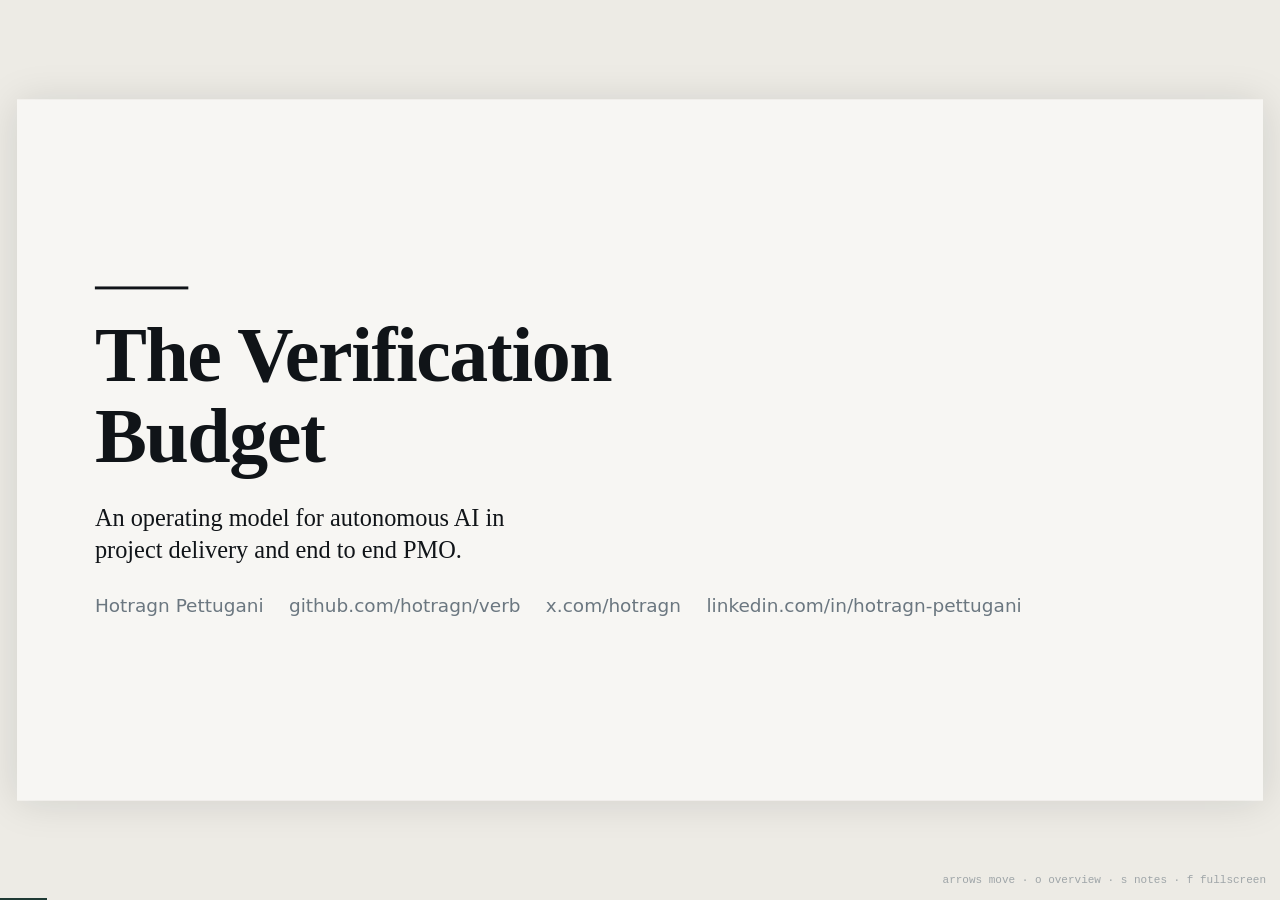
<file: deck/index.html>
<!DOCTYPE html>
<html lang="en">
<head>
<meta charset="utf-8">
<meta name="viewport" content="width=device-width, initial-scale=1">
<title>The Verification Budget | Hotragn Pettugani</title>
<meta name="description" content="An operating model for autonomous AI in project delivery and end to end PMO.">
<meta name="author" content="Hotragn Pettugani">
<link rel="icon" href="data:image/svg+xml,%3Csvg xmlns='http://www.w3.org/2000/svg' viewBox='0 0 64 64'%3E%3Crect width='64' height='64' rx='14' fill='%23101418'/%3E%3Crect x='14' y='17' width='12' height='6' rx='3' fill='%232E7D6B'/%3E%3Crect x='14' y='27' width='20' height='6' rx='3' fill='%233C6E9F'/%3E%3Crect x='14' y='37' width='27' height='6' rx='3' fill='%23B8843A'/%3E%3Crect x='14' y='47' width='46' height='6' rx='3' fill='%23A34432'/%3E%3C/svg%3E">
<style>
/* Meter, set for a projector.

   The visual direction is derived from Edward Tufte's information design
   principles rather than from a slide template: show the content, keep the
   ink-to-content ratio high, erase anything that is not carrying meaning,
   use the margin for the second voice. Serif for prose, mono for every number,
   hairlines instead of boxes, one accent colour at a time.

   Not a copy of anything. No webfont is loaded, so this renders identically
   with the conference wifi switched off. */

:root{
  --ink:#101418; --slate:#2A333B; --steel:#4A555F; --mist:#6B7780;
  --line:#D8D4CB; --shell:#EDEBE5; --paper:#F7F6F3;
  --brand:#1F3A34; --bright:#2E7D6B;
  --a:#2E7D6B; --b:#3C6E9F; --c:#B8843A; --d:#A34432;
  --ok:#1F7A5C; --limit:#B8843A; --over:#A34432;
  --serif:"Iowan Old Style","Palatino Linotype",Palatino,Georgia,"Times New Roman",serif;
  --sans:system-ui,-apple-system,"Segoe UI",Roboto,Helvetica,Arial,sans-serif;
  --mono:ui-monospace,SFMono-Regular,Menlo,Consolas,"Liberation Mono",monospace;
}

*{box-sizing:border-box; margin:0; padding:0}
html,body{height:100%}
body{
  background:var(--shell); color:var(--ink);
  font-family:var(--serif); font-size:16px; line-height:1.5;
  overflow:hidden;
}

/* The stage keeps a fixed 16:9 canvas and scales it, so type size is
   predictable on any projector. */
/* The canvas is centred by translating from the midpoint rather than by grid
   alignment. A scaled element keeps its unscaled layout box, so on a viewport
   narrower than 1280 a centred grid item overflows to one side and the scale
   lands off screen. */
#stage{position:fixed; inset:0; overflow:hidden}
#canvas{
  width:1280px; height:720px; position:absolute; left:50%; top:50%;
  background:var(--paper); box-shadow:0 2px 40px rgba(16,20,24,.13);
  transform-origin:center center;
}

.slide{
  position:absolute; inset:0; padding:46px 80px 40px;
  display:none; flex-direction:column;
}
.slide.active{display:flex}
.slide .content{flex:1; min-height:0; display:flex; flex-direction:column;
  justify-content:center; gap:16px}

/* Type ------------------------------------------------------------------- */
h1{font-size:62px; line-height:1.04; letter-spacing:-.018em; font-weight:600}
h2{font-size:36px; line-height:1.10; letter-spacing:-.012em; font-weight:600;
   max-width:24ch}
h3{font-size:21px; line-height:1.2; font-weight:600; color:var(--slate)}
h4{font-family:var(--mono); font-size:13px; font-weight:600; letter-spacing:.09em;
   text-transform:uppercase; color:var(--mist)}
p{font-size:20px; line-height:1.42; max-width:48ch; color:var(--slate)}
p.lead{font-size:25px; line-height:1.32; color:var(--ink); max-width:38ch}
p.small{font-size:16px; max-width:66ch; line-height:1.44}
strong{font-weight:650; color:var(--ink)}
em{font-style:italic}
code{font-family:var(--mono); font-size:.88em; background:var(--shell);
  padding:1px 5px; border-radius:3px}
a{color:var(--brand); text-decoration:none; border-bottom:1px solid var(--line)}

ul,ol{margin-left:0; list-style:none; max-width:46ch}
ul li,ol li{font-size:19px; line-height:1.38; color:var(--slate);
  padding:7px 0 7px 24px; position:relative; border-bottom:1px solid var(--line)}
ul li:last-child,ol li:last-child{border-bottom:none}
ul li:before{content:""; position:absolute; left:0; top:16px;
  width:9px; height:1px; background:var(--mist)}
ol{counter-reset:n}
ol li{counter-increment:n}
ol li:before{content:counter(n); position:absolute; left:0; top:7px;
  font-family:var(--mono); font-size:14px; color:var(--mist)}

blockquote{font-size:26px; line-height:1.30; color:var(--ink); max-width:34ch;
  border-left:3px solid var(--bright); padding-left:24px; font-style:italic}

pre{font-family:var(--mono); font-size:17px; line-height:1.5; color:var(--ink);
  background:transparent; white-space:pre; overflow:visible}
pre.lang-formula{font-size:27px; line-height:1.45}
pre.lang-small{font-size:13.5px; line-height:1.48}

hr{border:none; border-top:1px solid var(--line); margin:6px 0}

/* Tables: hairlines only, numbers in mono and right-aligned. Tufte's rule. */
table{border-collapse:collapse; font-family:var(--sans); font-size:15.5px; width:100%}
th{font-family:var(--mono); font-size:11px; letter-spacing:.08em; text-transform:uppercase;
  color:var(--mist); font-weight:600; text-align:left; padding:6px 16px 6px 0;
  border-bottom:1px solid var(--ink)}
td{padding:6px 14px 6px 0; border-bottom:1px solid var(--line); color:var(--slate);
  vertical-align:top}
td.num{font-family:var(--mono); text-align:right; padding-right:24px; white-space:nowrap;
  color:var(--ink)}
th:last-child,td:last-child{padding-right:0}
tr:last-child td{border-bottom:none}

/* Margin note, the second voice. */
.margin{position:absolute; right:80px; top:104px; width:200px;
  font-family:var(--sans); font-size:14px; line-height:1.45; color:var(--mist);
  border-top:1px solid var(--line); padding-top:10px}
.margin b{color:var(--slate); font-weight:600}

/* Class chips and figures ------------------------------------------------- */
.chip{display:inline-grid; place-items:center; width:26px; height:26px; border-radius:5px;
  font-family:var(--mono); font-weight:700; font-size:14px; color:#F7F6F3;
  vertical-align:-5px; margin-right:8px}
.chip.A{background:var(--a)} .chip.B{background:var(--b)}
.chip.C{background:var(--c)} .chip.D{background:var(--d)}

.figure{font-family:var(--mono); font-size:74px; line-height:1; letter-spacing:-.02em}
.figure.over{color:var(--over)}
.figure.ok{color:var(--ok)}
.figure-note{font-family:var(--sans); font-size:16px; color:var(--mist); margin-top:8px}

.cols{display:grid; grid-template-columns:1fr 1fr; gap:48px; align-items:start}
.cols-3{display:grid; grid-template-columns:repeat(3,1fr); gap:36px; align-items:start}
.stat{border-top:1px solid var(--ink); padding-top:12px}
.stat .k{font-family:var(--mono); font-size:11px; letter-spacing:.08em;
  text-transform:uppercase; color:var(--mist)}
.stat .v{font-family:var(--mono); font-size:32px; line-height:1.1; margin-top:4px}
.stat .n{font-family:var(--sans); font-size:15px; color:var(--mist); margin-top:6px;
  line-height:1.4}

/* Eyebrow and footer ------------------------------------------------------ */
.eyebrow{font-family:var(--mono); font-size:12px; letter-spacing:.11em;
  text-transform:uppercase; color:var(--mist); padding-bottom:10px;
  border-bottom:1px solid var(--line); margin-bottom:16px}
.slide-foot{display:flex; justify-content:space-between; align-items:center;
  font-family:var(--mono); font-size:11px; color:var(--mist);
  border-top:1px solid var(--line); padding-top:9px; margin-top:14px}
.foot-links a{color:var(--mist); border:none; margin-right:22px}
.foot-links a:hover{color:var(--brand)}
.pageno .of{opacity:.55}

/* Title and closing ------------------------------------------------------- */
.layout-title{background:var(--paper)}
.layout-title .content{justify-content:center; gap:26px}
.layout-title h1{font-size:80px; max-width:16ch}
.layout-title .byline{font-family:var(--sans); font-size:19px; color:var(--mist);
  display:flex; gap:26px; flex-wrap:wrap; align-items:center}
.layout-title .byline a{color:var(--mist); border:none}
.layout-title .rule{width:96px; height:3px; background:var(--ink)}

.layout-closing{background:var(--ink); color:var(--paper)}
.layout-closing h1,.layout-closing h2{color:var(--paper)}
.layout-closing p{color:#C9C6BF}
.layout-closing a{color:#7FD8C2; border-bottom-color:#2E4A44}
.layout-closing td,.layout-closing th{border-color:#2B3238; color:#C9C6BF}
.qr-row{display:flex; gap:40px; flex-wrap:wrap; margin-top:8px}
.qr{width:150px}
.qr img{width:150px; height:150px; display:block; background:#F7F6F3;
  border-radius:6px}
.qr .cap{font-family:var(--mono); font-size:12px; color:#C9C6BF; margin-top:10px;
  line-height:1.45}
.qr .cap b{color:var(--paper); display:block; font-size:13px}

/* Density step, for slides that carry more than the default scale allows.
   Set `dense: true` in a slide's front matter. */
.slide.dense p{font-size:18px}
.slide.dense p.lead{font-size:22px}
.slide.dense p.small{font-size:15px}
.slide.dense ul li,.slide.dense ol li{font-size:17px; padding:5px 0 5px 22px}
.slide.dense ul li:before{top:14px}
.slide.dense ol li:before{top:5px}
.slide.dense h2{font-size:32px}
.slide.dense h4{font-size:12px}
.slide.dense pre.lang-formula{font-size:24px}
.slide.dense .quad{min-height:200px}
.slide.dense .quad .qd{font-size:14px}
.slide.dense .content{gap:12px}

/* Part dividers ----------------------------------------------------------- */
.layout-part{background:var(--ink); color:var(--paper)}
.layout-part .content{justify-content:center; gap:22px}
.layout-part h1{color:var(--paper); font-size:60px; max-width:18ch}
.layout-part p.lead{color:#C9C6BF; max-width:38ch}
.part-num{font-family:var(--mono); font-size:13px; letter-spacing:.16em;
  text-transform:uppercase; color:#7FD8C2; padding-bottom:18px;
  border-bottom:1px solid #2B3238; width:190px; margin-bottom:8px}

/* Four across, for the dashboard contrast --------------------------------- */
.cols-4{display:grid; grid-template-columns:repeat(4,1fr); gap:30px; align-items:start}
.cols-4 .stat .v{font-size:42px}

/* Quadrant figure --------------------------------------------------------- */
.quad{display:grid; grid-template-columns:repeat(2,1fr); grid-template-rows:auto auto;
  border:1px solid var(--ink); width:600px; min-height:240px; font-family:var(--sans)}
.quad div{padding:16px 18px; border-right:1px solid var(--line);
  border-bottom:1px solid var(--line)}
.quad div:nth-child(2n){border-right:none}
.quad div:nth-child(n+3){border-bottom:none}
.quad .qt{font-family:var(--mono); font-size:12px; letter-spacing:.08em;
  text-transform:uppercase; font-weight:700; margin-bottom:8px}
.quad .qd{font-size:15px; line-height:1.4; color:var(--mist)}
.quad .hot .qt{color:var(--over)}
.quad .go .qt{color:var(--ok)}

/* Stage furniture --------------------------------------------------------- */
#progress{position:fixed; left:0; bottom:0; height:2px; background:var(--brand);
  transition:width .18s ease; z-index:20}
#help{position:fixed; right:14px; bottom:12px; font-family:var(--mono); font-size:11px;
  color:var(--mist); z-index:20; opacity:.6}
#overview{position:fixed; inset:0; background:var(--shell); z-index:30; display:none;
  overflow:auto; padding:32px}
#overview.on{display:block}
#overview .grid{display:grid; grid-template-columns:repeat(auto-fill,minmax(210px,1fr));
  gap:16px; max-width:1400px; margin:0 auto}
#overview .card{background:var(--paper); border:1px solid var(--line); border-radius:6px;
  padding:14px 16px; cursor:pointer; min-height:118px}
#overview .card:hover{border-color:var(--ink)}
#overview .card .n{font-family:var(--mono); font-size:11px; color:var(--mist)}
#overview .card .t{font-family:var(--serif); font-size:17px; line-height:1.25;
  margin-top:6px; color:var(--ink)}
#overview .card .s{font-family:var(--mono); font-size:10px; letter-spacing:.07em;
  text-transform:uppercase; color:var(--mist); margin-top:8px}
#overview h2{font-family:var(--mono); font-size:13px; letter-spacing:.1em;
  text-transform:uppercase; color:var(--mist); text-align:center; margin-bottom:24px}

#notespane{position:fixed; left:0; right:0; bottom:0; max-height:42vh; overflow:auto;
  background:var(--ink); color:var(--paper); padding:22px 30px; z-index:25; display:none;
  font-family:var(--sans); font-size:16px; line-height:1.55}
#notespane.on{display:block}
#notespane p{color:#C9C6BF; font-size:16px; max-width:none; font-family:var(--sans)}
#notespane strong{color:var(--paper)}
#notespane h4{color:#7FD8C2; margin-bottom:8px}
.notes{display:none}

/* Print, one slide per page. Open with ?print and use the browser's PDF export. */
@media print{
  @page{size:1280px 720px; margin:0}
  body{background:#fff; overflow:visible}
  #stage{position:static; overflow:visible}
  #canvas{width:1280px; height:auto; position:static; box-shadow:none;
    transform:none!important}
  .slide{position:relative; display:flex!important; height:720px;
    page-break-after:always; break-after:page}
  #progress,#help,#overview,#notespane{display:none!important}
}
</style>
</head>
<body>
<div id="stage"><div id="canvas">
<section class="slide layout-title" data-index="1" data-section="Title">
<div class="content">
<div class="rule"></div>
<h1>The Verification Budget</h1>
<p class="lead">An operating model for autonomous AI in project delivery and end to end PMO.</p>
<div class="byline">
  <span>Hotragn Pettugani</span>
  <a href="https://github.com/hotragn/verb">github.com/hotragn/verb</a>
  <a href="https://x.com/hotragn">x.com/hotragn</a>
  <a href="https://www.linkedin.com/in/hotragn-pettugani/">linkedin.com/in/hotragn-pettugani</a>
</div>
</div>
<aside class="notes"><p>Open by putting the room at ease. Most people here are not engineers and they have sat through a lot of AI slides this year.</p>
<p>Say who you are in one line, then say what this talk is not: it is not a prediction, not a product, and not a maturity model you have to buy. It is one number and what follows from it.</p>
<p>Tell them the whole thing is free and on GitHub, so they can stop taking photographs of slides and listen instead. Point at the QR at the end.</p></aside>
</section>

<section class="slide layout-part" data-index="2" data-section="Part 1">
<div class="content">
<div class="part-num">Part 1</div>
<h1>Why the constraint moved</h1>
<p class="lead">Production stopped being scarce. Review did not.</p>
</div>
<aside class="notes"><p>A short breath before the argument starts.</p>
<p>Say what the three parts are so people know where they are: why the constraint moved, what the operating model looks like once you accept it, and what to do on Monday. Then get straight into it.</p></aside>
</section>

<section class="slide layout-default" data-index="3" data-section="The constraint">
<div class="eyebrow">The constraint</div>
<div class="content">
<h2>For thirty years, the scarce thing was getting the work done.</h2>
<p>Somebody had to write the status report, chase the risk owners, rebuild the
forecast after the change request landed. Capacity meant counting the people who
could produce those things.</p>
<p><strong>That is over.</strong> An agent produces a defensible status pack for
forty projects in the time it takes you to open the file.</p>
<div class="margin"><b>Where this comes from</b><br>
Not a prediction. This is what teams running agents in delivery are reporting
right now.</div>
</div>
<footer class="slide-foot"><span class="foot-links"><a href="https://github.com/hotragn/verb">github.com/hotragn/verb</a><a href="https://x.com/hotragn">x.com/hotragn</a><a href="https://www.linkedin.com/in/hotragn-pettugani/">linkedin.com/in/hotragn-pettugani</a></span><span class="pageno">3<span class="of"> / 27</span></span></footer>
<aside class="notes"><p>Ask for a show of hands: who has an AI tool writing something that used to take a person an afternoon. Most hands go up. Leave the hands up for a beat.</p>
<p>Then the turn: everyone measured the win in hours saved on production. Nobody measured what happened next.</p>
<p>Do not rush this slide. It is the only one where the audience is entirely comfortable, and the rest of the talk depends on them agreeing with it.</p></aside>
</section>

<section class="slide layout-default" data-index="4" data-section="The constraint">
<div class="eyebrow">The constraint</div>
<div class="content">
<h2>The number that did not move is review.</h2>
<div class="cols">
<div>
<h4>Went up, a lot</h4>
<ul>
<li>Decisions produced per week</li>
<li>Speed of production</li>
<li>How polished the output looks</li>
</ul>
</div>
<div>
<h4>Did not move</h4>
<ul>
<li>People qualified to judge the decision</li>
<li>Hours they actually have</li>
<li>Time one honest check takes</li>
</ul>
</div>
</div>
<p class="lead">When production runs past review capacity, the extra work does not
stop. It gets approved anyway.</p>
</div>
<footer class="slide-foot"><span class="foot-links"><a href="https://github.com/hotragn/verb">github.com/hotragn/verb</a><a href="https://x.com/hotragn">x.com/hotragn</a><a href="https://www.linkedin.com/in/hotragn-pettugani/">linkedin.com/in/hotragn-pettugani</a></span><span class="pageno">4<span class="of"> / 27</span></span></footer>
<aside class="notes"><p>The right-hand column is the point. None of those three improved when the models improved, and two of them got worse.</p>
<p>Worse how: the artifacts now arrive fluent. A confident, well-written, wrong document is harder to check than a rough one, because there is nothing to snag on.</p>
<p>If the room is senior, this is where you will see the first nod of genuine recognition. Wait for it before moving on.</p></aside>
</section>

<section class="slide layout-default" data-index="5" data-section="The constraint">
<div class="eyebrow">The constraint</div>
<div class="content">
<h2>Nobody decides to rubber-stamp.</h2>
<p class="lead">A reviewer with eleven minutes and nineteen items in the queue
produces nineteen approvals.</p>
<p>Every one is recorded as a review. The governance record is intact. The
governance is not. There is no error message for this, and it looks exactly like
a working PMO right up until something goes wrong and nobody can reconstruct who
checked what.</p>
<hr>
<p class="small"><strong>Silent drift.</strong> The gap between approvals recorded
and reviews genuinely done. Silent because the system records it as success.</p>
</div>
<footer class="slide-foot"><span class="foot-links"><a href="https://github.com/hotragn/verb">github.com/hotragn/verb</a><a href="https://x.com/hotragn">x.com/hotragn</a><a href="https://www.linkedin.com/in/hotragn-pettugani/">linkedin.com/in/hotragn-pettugani</a></span><span class="pageno">5<span class="of"> / 27</span></span></footer>
<aside class="notes"><p>Slow right down here. This is the emotional centre of the talk and it needs space.</p>
<p>Say plainly that this is not a discipline problem and you are not blaming reviewers. The reviewer is behaving rationally under a constraint somebody else handed them. If you get this wrong the room gets defensive and you lose them.</p>
<p>The line to land: rubber-stamping is not a behaviour, it is what running out of review capacity looks like from the inside. Then pause and let it sit.</p>
<p>If you want a story here, use one from your own experience rather than a hypothetical. It has to be real to work.</p></aside>
</section>

<section class="slide layout-default" data-index="6" data-section="The verification budget">
<div class="eyebrow">The verification budget</div>
<div class="content">
<h2>So put a number on it.</h2>
<pre class="lang-formula"><code>              R x H x u
        VB = -----------
                   c</code></pre>
<div class="cols">
<div>
<ul>
<li><strong>R</strong> people genuinely qualified to judge it</li>
<li><strong>H</strong> hours a week each has for reviewing</li>
</ul>
</div>
<div>
<ul>
<li><strong>u</strong> share of those hours that survives the calendar</li>
<li><strong>c</strong> hours to genuinely check one decision</li>
</ul>
</div>
</div>
<p class="small"><strong>VB</strong> is how many decisions of one kind you can
genuinely review per week. Compare it against how many you are producing.</p>
</div>
<footer class="slide-foot"><span class="foot-links"><a href="https://github.com/hotragn/verb">github.com/hotragn/verb</a><a href="https://x.com/hotragn">x.com/hotragn</a><a href="https://www.linkedin.com/in/hotragn-pettugani/">linkedin.com/in/hotragn-pettugani</a></span><span class="pageno">6<span class="of"> / 27</span></span></footer>
<aside class="notes"><p>Four inputs, and you can get three of them from a spreadsheet this afternoon.</p>
<p>Be honest about R: it is not everyone with the approve button, it is the people whose sign-off you would defend afterwards. That distinction usually cuts the number by half and it is the first uncomfortable moment.</p>
<p>The fourth input, c, is the one nobody has. Flag it now and come back to it, because it is the whole talk in one letter.</p>
<p>Do not derive anything. It is a division. If somebody wants the derivation they can read the repo.</p></aside>
</section>

<section class="slide layout-default" data-index="7" data-section="The verification budget">
<div class="eyebrow">The verification budget</div>
<div class="content">
<h2>Six people. Twenty-one decisions.</h2>
<pre class="lang-formula"><code>  VB = (6 x 8 x 0.55) / 1.25  =  21 a week</code></pre>
<div class="cols-3">
<div class="stat"><div class="k">budget</div><div class="v">21</div>
<div class="n">re-baselines a week that can genuinely be reviewed</div></div>
<div class="stat"><div class="k">produced</div><div class="v">70</div>
<div class="n">re-baselines a week the agents actually generate</div></div>
<div class="stat"><div class="k">overdraft</div><div class="v" style="color:var(--over)">3.3x</div>
<div class="n">about 49 a week carry an approval nobody could defend</div></div>
</div>
<p class="small">Six people qualified to review a schedule re-baseline, eight
review hours each, of which 55 percent survives the calendar, and an honest check
takes an hour and a quarter.</p>
</div>
<footer class="slide-foot"><span class="foot-links"><a href="https://github.com/hotragn/verb">github.com/hotragn/verb</a><a href="https://x.com/hotragn">x.com/hotragn</a><a href="https://www.linkedin.com/in/hotragn-pettugani/">linkedin.com/in/hotragn-pettugani</a></span><span class="pageno">7<span class="of"> / 27</span></span></footer>
<aside class="notes"><p>Walk the arithmetic out loud once, slowly. Six times eight is forty-eight, times 0.55 is twenty-six hours, divided by an hour and a quarter is twenty-one.</p>
<p>Then the number that matters: forty-nine. Say it as a sentence, not a figure. Forty-nine times a week, somebody signs their name to a decision they did not have the capacity to check.</p>
<p>Nobody in that team is doing anything wrong. That is worth repeating.</p>
<p>If asked whether these numbers are real: no, they are illustrative and the repo says so on the same page it prints them. Do not oversell.</p></aside>
</section>

<section class="slide layout-default" data-index="8" data-section="The four decision classes">
<div class="eyebrow">The four decision classes</div>
<div class="content">
<h2>Sort work by how expensive it is to check.</h2>
<table>
<thead><tr><th></th><th>class</th><th>the test</th><th>cost to check</th><th>who decides</th></tr></thead>
<tbody>
<tr><td><span class="chip A">A</span></td><td>machine-checkable</td><td>a test decides it</td><td>minutes</td><td>agent</td></tr>
<tr><td><span class="chip B">B</span></td><td>sample-checkable</td><td>check twenty, conclude about two hundred</td><td>minutes, spread</td><td>agent</td></tr>
<tr><td><span class="chip C">C</span></td><td>expert-checkable</td><td>a qualified person rebuilds the reasoning</td><td>hours</td><td>agent proposes, human decides</td></tr>
<tr><td><span class="chip D">D</span></td><td>not checkable in advance</td><td>you only find out afterwards</td><td>no answer</td><td>human, always</td></tr>
</tbody></table>
<p class="small">Not by risk. Risk tells you <em>whether</em> you must check.
This tells you <em>what checking costs</em>. You need both, and most governance
frameworks only have the first.</p>
</div>
<footer class="slide-foot"><span class="foot-links"><a href="https://github.com/hotragn/verb">github.com/hotragn/verb</a><a href="https://x.com/hotragn">x.com/hotragn</a><a href="https://www.linkedin.com/in/hotragn-pettugani/">linkedin.com/in/hotragn-pettugani</a></span><span class="pageno">8<span class="of"> / 27</span></span></footer>
<aside class="notes"><p>This is the move people push back on, so say the distinction twice.</p>
<p>A worked pair, said out loud: reconciling a forty million pound budget rollup is high risk and takes a machine nine seconds. Deciding whether to renegotiate a minor dependency with a partner team is low risk and needs somebody who remembers what happened in March. Risk and cost of checking are different axes.</p>
<p>Class D is where you will get a question. Answer it briefly here and properly on the maturity slide: a Class D decision has no finite cost of checking, so there is no amount of it you can afford. That is arithmetic, not caution.</p></aside>
</section>

<section class="slide layout-default dense" data-index="9" data-section="The deployment inversion">
<div class="eyebrow">The deployment inversion</div>
<div class="content">
<h2>Deploy where checking is cheap, not where the task is easy.</h2>
<div class="quad">
  <div class="go"><div class="qt">deploy</div>
    <div class="qd">Model is good at it and checking is cheap. This is the whole
    game and it is less glamorous than the other box.</div></div>
  <div class="hot"><div class="qt">the trap</div>
    <div class="qd">Model is good at it and checking is expensive. Every
    impressive demo lives here. So does every overdraft.</div></div>
  <div><div class="qt">wait</div>
    <div class="qd">Cheap to check, model is not there yet. Harmless. Revisit
    next year.</div></div>
  <div><div class="qt">do not</div>
    <div class="qd">Expensive to check and the model is weak. No path from here.</div></div>
</div>
<div class="margin"><b>Horizontal</b><br>cost of checking, cheap on the left.<br><br>
<b>Vertical</b><br>how good the model is, better at the top.</div>
</div>
<footer class="slide-foot"><span class="foot-links"><a href="https://github.com/hotragn/verb">github.com/hotragn/verb</a><a href="https://x.com/hotragn">x.com/hotragn</a><a href="https://www.linkedin.com/in/hotragn-pettugani/">linkedin.com/in/hotragn-pettugani</a></span><span class="pageno">9<span class="of"> / 27</span></span></footer>
<aside class="notes"><p>Point at the top right and name three things that live there. Portfolio prioritisation. Vendor dispute strategy. Strategic dependency renegotiation.</p>
<p>Say the awkward part: the model is genuinely good at all three. That is not the problem. The problem is that your review capacity for them is a couple of dozen a week, so the deployment is capped at a couple of dozen a week no matter how good the model gets.</p>
<p>You do not fix the top right by deploying harder. You fix it by moving work to the left, which means making the decision cheaper to check. That is engineering work, not a renaming exercise.</p></aside>
</section>

<section class="slide layout-part" data-index="10" data-section="Part 2">
<div class="content">
<div class="part-num">Part 2</div>
<h1>The operating model</h1>
<p class="lead">Processes, roles, governance, technology and metrics, redesigned
around one constraint.</p>
</div>
<aside class="notes"><p>This is the half of the talk people came for, so mark the transition clearly.</p>
<p>Part 1 was an argument. Part 2 is a design. If they only remember one thing from here it should be that the five layers are not a maturity model to buy, they are five questions that each have one right answer once you accept the constraint.</p>
<p>Say the running time. There are five layers and you have about twelve minutes, so nobody should settle in.</p></aside>
</section>

<section class="slide layout-default" data-index="11" data-section="Part 2, overview">
<div class="eyebrow">Part 2, overview</div>
<div class="content">
<h2>Five layers. Each answers a different question.</h2>
<table>
<thead><tr><th></th><th>layer</th><th>the question it answers</th><th>the design rule</th></tr></thead>
<tbody>
<tr><td class="num">1</td><td>Processes</td><td>Which decisions go autonomous, and in what order?</td><td>Sort by verification cost, not difficulty</td></tr>
<tr><td class="num">2</td><td>Roles</td><td>Who owns an agent, and who owns checking it?</td><td>An agent role contract, four mandatory fields</td></tr>
<tr><td class="num">3</td><td>Governance</td><td>Where does authority stop and escalation start?</td><td>Decision rights tied to blast radius</td></tr>
<tr><td class="num">4</td><td>Technology</td><td>What must the system emit to make checking cheap?</td><td>The evidence plane</td></tr>
<tr><td class="num">5</td><td>Metrics</td><td>How do we know supervision is still real?</td><td>Six measures, one of them uncomfortable</td></tr>
</tbody></table>
<p class="small">Nothing here is a new department. Four of the five are things
you already have, redesigned around a constraint you did not previously have a
number for.</p>
</div>
<footer class="slide-foot"><span class="foot-links"><a href="https://github.com/hotragn/verb">github.com/hotragn/verb</a><a href="https://x.com/hotragn">x.com/hotragn</a><a href="https://www.linkedin.com/in/hotragn-pettugani/">linkedin.com/in/hotragn-pettugani</a></span><span class="pageno">11<span class="of"> / 27</span></span></footer>
<aside class="notes"><p>Do not read the table. Give them the shape and move.</p>
<p>The line worth saying: every one of these layers already exists in your organisation. You have processes, roles, governance, technology and metrics today. None of them were designed around review capacity, because until about two years ago review capacity was not the binding constraint.</p>
<p>Flag layer three as the one that will be new to most of the room, and layer five as the one that will be uncomfortable.</p></aside>
</section>

<section class="slide layout-default dense" data-index="12" data-section="Layer 1, processes">
<div class="eyebrow">Layer 1, processes</div>
<div class="content">
<h2>The deployment order most PMOs use is backwards.</h2>
<div class="quad">
  <div class="go"><div class="qt">go first</div>
    <div class="qd">Easy to build, cheap to check. Start here today. Less
    glamorous than the box to its right, and the only box that scales.</div></div>
  <div class="hot"><div class="qt">hold</div>
    <div class="qd">Easy to build, expensive to check. This is the trap, and it
    is where every impressive demo lives.</div></div>
  <div><div class="qt">go second</div>
    <div class="qd">Hard to build but cheap to check. Worth the engineering.</div></div>
  <div><div class="qt">never yet</div>
    <div class="qd">Hard and expensive to check. Keep it human for now.</div></div>
</div>
<div class="margin"><b>Horizontal</b><br>task difficulty for the model, easier on
the left.<br><br><b>Vertical</b><br>verification cost, cheaper at the top.</div>
<hr>
<div class="cols">
<div><h4>What most teams do</h4>
<p class="small">Deploy along the difficulty axis. Easiest first, hardest last.
It feels rational and it is how every roadmap gets drawn.</p></div>
<div><h4>What actually governs you</h4>
<p class="small">Deploy along the verification axis. You can only run as much
autonomy as you can check, so cheap-to-check work is the only work that
scales.</p></div>
</div>
</div>
<footer class="slide-foot"><span class="foot-links"><a href="https://github.com/hotragn/verb">github.com/hotragn/verb</a><a href="https://x.com/hotragn">x.com/hotragn</a><a href="https://www.linkedin.com/in/hotragn-pettugani/">linkedin.com/in/hotragn-pettugani</a></span><span class="pageno">12<span class="of"> / 27</span></span></footer>
<aside class="notes"><p>This is the same idea as the quadrant in Part 1, turned into a sequencing rule rather than a warning. If you are short on time, say that and move faster here.</p>
<p>The sentence that makes it concrete, and it is worth memorising:</p>
<p>Risk analysis is the easier AI problem. It should go live later than status reporting.</p>
<p>That inverts what everybody in the room has on their roadmap, and it inverts it for a reason they can check. Status reporting is checkable against the source systems in minutes. A risk analysis needs somebody who knows the programme.</p>
<p>Expect pushback on the grounds that risk analysis is more valuable. Agree. Value is not the axis. Value tells you what you want; verification cost tells you what you can run.</p></aside>
</section>

<section class="slide layout-default" data-index="13" data-section="The agent role contract">
<div class="eyebrow">The agent role contract</div>
<div class="content">
<h2>Every agent gets four fields. Not nine.</h2>
<div class="cols">
<div>
<ul>
<li><strong>Scope.</strong> Which decisions it may make, named one by one. Anything
unnamed is out, and running into one is a stop.</li>
<li><strong>Evidence.</strong> What it must show for every decision. If it cannot
produce the evidence, it does not make the decision.</li>
</ul>
</div>
<div>
<ul>
<li><strong>Escalation.</strong> The named conditions where it stops, and the named
human it stops to.</li>
<li><strong>Revocation.</strong> How you turn it off, who can, how fast, and what
happens to work in flight.</li>
</ul>
</div>
</div>
<p class="small">Four is the number somebody can hold in their head at six on a
Friday when the thing is misbehaving and a call has to be made. That is the only
moment the contract has to work.</p>
</div>
<footer class="slide-foot"><span class="foot-links"><a href="https://github.com/hotragn/verb">github.com/hotragn/verb</a><a href="https://x.com/hotragn">x.com/hotragn</a><a href="https://www.linkedin.com/in/hotragn-pettugani/">linkedin.com/in/hotragn-pettugani</a></span><span class="pageno">13<span class="of"> / 27</span></span></footer>
<aside class="notes"><p>Say why the number is four rather than a longer, safer-looking list. A contract gets read twice: once at approval when everyone is calm, and once during an incident. Only the second reading matters, and a fifteen-field contract fails it.</p>
<p>Revocation is the one people leave out, and the one to press on. Ask the room: who here could turn off their AI tooling this afternoon without a meeting. It usually goes quiet.</p>
<p>If somebody says four is too few, the answer is that rate limits go in scope, retention goes in evidence, on-call goes in escalation, and the kill switch goes in revocation. Nothing genuine has needed a fifth.</p></aside>
</section>

<section class="slide layout-default" data-index="14" data-section="Layer 2, roles">
<div class="eyebrow">Layer 2, roles</div>
<div class="content">
<h2>What happens to the people.</h2>
<table>
<thead><tr><th>role</th><th>before</th><th>after</th></tr></thead>
<tbody>
<tr><td>Project manager</td><td>Coordinator and chaser</td><td>Verifier and exception handler</td></tr>
<tr><td>PMO analyst</td><td>Report producer</td><td>Owner of the evidence plane</td></tr>
<tr><td>PMO lead</td><td>Process owner</td><td>Owner of decision rights</td></tr>
<tr><td><strong>Agent steward</strong></td><td><em>does not exist</em></td><td>Owns agent contracts, tracks reversals, retires agents</td></tr>
<tr><td><strong>Verification lead</strong></td><td><em>does not exist</em></td><td>Owns the budget, allocates review capacity</td></tr>
</tbody></table>
<p class="small">Two new roles. Neither is a data scientist. Both are
accountability roles, which is exactly why they get skipped.</p>
</div>
<footer class="slide-foot"><span class="foot-links"><a href="https://github.com/hotragn/verb">github.com/hotragn/verb</a><a href="https://x.com/hotragn">x.com/hotragn</a><a href="https://www.linkedin.com/in/hotragn-pettugani/">linkedin.com/in/hotragn-pettugani</a></span><span class="pageno">14<span class="of"> / 27</span></span></footer>
<aside class="notes"><p>This is the slide people photograph, so leave it up a beat longer than feels comfortable.</p>
<p>The three existing roles do not disappear, they invert. The project manager stops chasing and starts checking. That is a real change to somebody's job and worth saying plainly rather than dressing up.</p>
<p>The two new roles are the point. Say why they get skipped: they are not technical, so no budget line obviously owns them, and they are accountability rather than delivery, so nobody volunteers.</p>
<p>If asked whether these are full-time: at forty projects, the verification lead is a day a week and the agent steward is two. They are not headcount, they are named responsibility. But they have to be named, because a budget nobody owns is a budget nobody defends.</p></aside>
</section>

<section class="slide layout-default" data-index="15" data-section="Layer 3, governance">
<div class="eyebrow">Layer 3, governance</div>
<div class="content">
<h2>Authority is set by blast radius, not by confidence.</h2>
<table>
<thead><tr><th>authority level</th><th>the test that puts you here</th><th>examples</th></tr></thead>
<tbody>
<tr><td>Agent acts, logs only</td><td>Reversible within a day, nobody outside affected</td><td>Reassign a task, update a date, flag a duplicate</td></tr>
<tr><td>Agent acts, human notified</td><td>Reversible within a week, internal only</td><td>Reallocate slack, reorder a backlog, redraft a summary</td></tr>
<tr><td>Agent proposes, one human approves</td><td>Reversible with effort, or affects one team's plan</td><td>Move a milestone, change a resource split</td></tr>
<tr><td>Agent proposes, a committee approves</td><td>Hard to reverse, or touches cost, contract or compliance</td><td>Budget reallocation, vendor change, scope reduction</td></tr>
<tr><td>Human decides, agent supports only</td><td>Irreversible, or legally accountable</td><td>Contract signature, termination, regulatory submission</td></tr>
</tbody></table>
<p class="small"><strong>Notice what is absent.</strong> Model confidence appears
nowhere on this table. Confident and wrong on an irreversible decision is still a
disaster, and a confidence score is the agent marking its own work.</p>
</div>
<footer class="slide-foot"><span class="foot-links"><a href="https://github.com/hotragn/verb">github.com/hotragn/verb</a><a href="https://x.com/hotragn">x.com/hotragn</a><a href="https://www.linkedin.com/in/hotragn-pettugani/">linkedin.com/in/hotragn-pettugani</a></span><span class="pageno">15<span class="of"> / 27</span></span></footer>
<aside class="notes"><p>The ladder is easy to follow, so spend your time on the last line instead.</p>
<p>Almost every governance framework people have seen gates on confidence: high confidence gets more autonomy. Say why that is backwards. Confidence is the agent's opinion of itself, and it is exactly as trustworthy as the thing you were trying to check. Blast radius is a property of the decision, and it is knowable before the agent runs.</p>
<p>If somebody asks how this relates to the four classes: classes tell you what checking costs, blast radius tells you what happens if you get it wrong. Class sizes the budget, blast radius sets the authority. You need both, and they are not the same axis.</p>
<p>The practical version: you can build this table in an afternoon with your existing delegated authority matrix. Most organisations already have one for spend. This is the same idea pointed at reversibility.</p></aside>
</section>

<section class="slide layout-default" data-index="16" data-section="The evidence plane">
<div class="eyebrow">The evidence plane</div>
<div class="content">
<h2>Six things every decision has to carry.</h2>
<div class="cols">
<div>
<ol>
<li><strong>What was decided.</strong> One sentence, naming the thing.</li>
<li><strong>What it rested on.</strong> The actual sources, not a summary.</li>
<li><strong>What was rejected, and why.</strong></li>
</ol>
</div>
<div>
<ol start="4">
<li><strong>How confident, and how it would be wrong.</strong> Named, not hedged.</li>
<li><strong>How to undo it,</strong> what that costs, and how long it stays cheap.</li>
<li><strong>Who is accountable.</strong> A person, not a team.</li>
</ol>
</div>
</div>
<blockquote>A decision missing any of the six is not a decision. It is an output.
Outputs do not get actioned.</blockquote>
<div class="margin"><b>Why this list</b><br>
Every field exists to make the next review faster. Field two alone is most of the
saving, because it is the reviewer not re-gathering what the agent already had.</div>
</div>
<footer class="slide-foot"><span class="foot-links"><a href="https://github.com/hotragn/verb">github.com/hotragn/verb</a><a href="https://x.com/hotragn">x.com/hotragn</a><a href="https://www.linkedin.com/in/hotragn-pettugani/">linkedin.com/in/hotragn-pettugani</a></span><span class="pageno">16<span class="of"> / 27</span></span></footer>
<aside class="notes"><p>The point people miss: this is not an audit trail. An audit trail is built for reconstructing the past months later. This is built for making the next review fast this afternoon. Those two goals produce different documents and only one of them changes the budget.</p>
<p>The evidence for field two: ask any reviewer where the time goes on a hard review. It is not the judgement, it is re-finding the inputs. Typically half.</p>
<p>Field three has a subtle mechanism worth explaining if you have time. Without it, the reviewer's question is "is this right", which is unbounded. With it, the question becomes "is one of these rejection reasons wrong", which is a list you can get to the end of.</p></aside>
</section>

<section class="slide layout-default" data-index="17" data-section="Layer 4, technology">
<div class="eyebrow">Layer 4, technology</div>
<div class="content">
<h2>Reference shape, end to end.</h2>
<pre class="lang-small"><code>   SOURCES              AGENTS                EVIDENCE PLANE          VERIFICATION
   ------------         ------------------    -------------------     ------------------
   Work tracker    --&gt;  Class A checkers  --&gt; Decision artifacts  --&gt;  Rule engine (auto)
   Code and CI     --&gt;  Summarisers       --&gt; Source links        --&gt;  Sampling queue
   Finance ledger  --&gt;  Analysts          --&gt; Counter-case        --&gt;  Expert review queue
   Comms and docs       (propose only)    --&gt; Reversal path       --&gt;  Committee record
                        Escalation router
        ^                                                                     |
        |                                                                     |
        +---------------------  write path, only after  ----------------------+
                                verification clears</code></pre>
<p class="lead">Nothing writes back to the source systems until it has cleared
verification. The write path is the governance boundary.</p>
</div>
<footer class="slide-foot"><span class="foot-links"><a href="https://github.com/hotragn/verb">github.com/hotragn/verb</a><a href="https://x.com/hotragn">x.com/hotragn</a><a href="https://www.linkedin.com/in/hotragn-pettugani/">linkedin.com/in/hotragn-pettugani</a></span><span class="pageno">17<span class="of"> / 27</span></span></footer>
<aside class="notes"><p>Trace the arrows left to right with your hand once, then stop and talk about the line at the bottom, because that is the whole slide.</p>
<p>Most teams put the governance boundary at the model: what may the agent see, what may it be asked. That is the wrong boundary, because reading is not where the risk is. The boundary belongs on the write path. An agent that reads everything and writes nothing until a check clears is a safe agent, whatever else it is doing.</p>
<p>This also gives you a cheap architectural test that anybody can apply. Ask of any proposed integration: can this agent write to a source system without a verification step in between? If yes, the boundary is in the wrong place, and no amount of prompt engineering fixes that.</p>
<p>Note the analysts are marked propose only. That is Class C from Part 1 showing up in the architecture rather than in a policy document.</p></aside>
</section>

<section class="slide layout-default dense" data-index="18" data-section="Agentic verification">
<div class="eyebrow">Agentic verification</div>
<div class="content">
<h2>Agents can supply review capacity, not just consume it.</h2>
<pre class="lang-formula"><code>  c_eff = c_a + (1 - k) x c</code></pre>
<p>Put a second agent in front of the human. It closes some decisions on its own,
with a machine-checkable reason. <strong>k</strong> is the share it closes. The
budget goes up without hiring anybody.</p>
<h4>Three rules, or this becomes wishful thinking</h4>
<ol>
<li><strong>The verifier's own output has to be machine-checkable.</strong> If a
human has to read its reasoning, you moved the cost, you did not remove it.</li>
<li><strong>Measure how often it misses a bad decision.</strong> Unmeasured means
it counts as zero. Not an estimate. Zero.</li>
<li><strong>Bank the bottom of the confidence range, never the headline.</strong></li>
</ol>
</div>
<footer class="slide-foot"><span class="foot-links"><a href="https://github.com/hotragn/verb">github.com/hotragn/verb</a><a href="https://x.com/hotragn">x.com/hotragn</a><a href="https://www.linkedin.com/in/hotragn-pettugani/">linkedin.com/in/hotragn-pettugani</a></span><span class="pageno">18<span class="of"> / 27</span></span></footer>
<aside class="notes"><p>This is the part that is genuinely new, so give it room. It is also the part that is easiest to sell badly, so lead with the rules rather than the upside.</p>
<p>Rule two is the one to press on. An agent checking an agent is a lovely diagram and a risk transfer unless somebody has measured its miss rate against decisions known to be bad. Until then it is an opinion with a confident tone.</p>
<p>There is a sting worth mentioning if the room is technical: the verifier closes the easy ones first, so the queue that reaches the human gets harder, so c goes up as k goes up. Re-measure after every change. The repo says the framework has no clean correction for this, which is the honest position.</p></aside>
</section>

<section class="slide layout-default" data-index="19" data-section="The six operating metrics">
<div class="eyebrow">The six operating metrics</div>
<div class="content">
<h2>Six numbers. Always per class, never averaged.</h2>
<table>
<thead><tr><th></th><th>what it tells you</th><th>target</th></tr></thead>
<tbody>
<tr><td><strong>budget</strong></td><td>how much review you actually have</td><td>measure it, do not target it</td></tr>
<tr><td><strong>overdraft</strong></td><td>whether you are spending capacity you have</td><td>at or under 1.0</td></tr>
<tr><td><strong>silent drift</strong></td><td>whether the approvals are real</td><td>near baseline</td></tr>
<tr><td><strong>containment</strong></td><td>how much review the agents genuinely supply</td><td>measured, with its miss rate</td></tr>
<tr><td><strong>escalation precision</strong></td><td>whether escalations are worth the time they cost</td><td>0.7 or better</td></tr>
<tr><td><strong>reversal latency</strong></td><td>whether the undo button is real</td><td>inside one review cycle</td></tr>
</tbody></table>
<p class="small">Average these across a portfolio and a healthy Class A will hide
a drowning Class C. In the worked example the portfolio number is 0.2 and looks
excellent.</p>
</div>
<footer class="slide-foot"><span class="foot-links"><a href="https://github.com/hotragn/verb">github.com/hotragn/verb</a><a href="https://x.com/hotragn">x.com/hotragn</a><a href="https://www.linkedin.com/in/hotragn-pettugani/">linkedin.com/in/hotragn-pettugani</a></span><span class="pageno">19<span class="of"> / 27</span></span></footer>
<aside class="notes"><p>Do not read the table. Point at row three and say that is the one that matters, and the next slide is entirely about it.</p>
<p>The averaging warning is worth ten seconds because it is the mistake everyone makes on their first dashboard. One healthy class covers a failing one and the board sees a green light.</p>
<p>If somebody asks why only six: because a PMO director has to be able to hold them, and because every one of them changes a decision. A metric that does not change a decision is a chart.</p></aside>
</section>

<section class="slide layout-default" data-index="20" data-section="The six operating metrics">
<div class="eyebrow">The six operating metrics</div>
<div class="content">
<h2>How to measure the thing nobody measures.</h2>
<p class="lead">Set a floor: the time below which a genuine review could not
physically have happened.</p>
<div class="cols">
<div>
<h4>Setting the floor</h4>
<ul>
<li>Watch thirty real reviews. Confirm afterwards that each one was genuine.</li>
<li>Take the tenth percentile of those times.</li>
<li>Never go below reading speed on the document itself.</li>
</ul>
</div>
<div>
<h4>Reading the number</h4>
<ul>
<li>A tenth-percentile floor reports about 10 percent even when all is well.</li>
<li>So the signal is the excess above 10, not the number itself.</li>
<li>34 percent means a third of approvals are decorative.</li>
</ul>
</div>
</div>
<p class="small"><strong>The rule that keeps it alive:</strong> never use this on
an individual. The moment you do, review time becomes a thing people manage
rather than a thing you measure, and the metric is dead inside one cycle.</p>
</div>
<footer class="slide-foot"><span class="foot-links"><a href="https://github.com/hotragn/verb">github.com/hotragn/verb</a><a href="https://x.com/hotragn">x.com/hotragn</a><a href="https://www.linkedin.com/in/hotragn-pettugani/">linkedin.com/in/hotragn-pettugani</a></span><span class="pageno">20<span class="of"> / 27</span></span></footer>
<aside class="notes"><p>Say the last line twice and mean it. If your organisation cannot resist using this against people, do not collect it at all. A corrupted metric is worse than a missing one, because a missing one does not tell you everything is fine.</p>
<p>The tenth percentile rather than the average, because you are not trying to catch fast reviewers. Fast reviewers are good. You are trying to catch reviews that could not have happened.</p>
<p>There is a lag worth mentioning: the overdraft turns into backlog first, then late nights, then drift. It usually takes about six weeks to show, which is why people conclude the overdraft was harmless. It was not. It was queued.</p></aside>
</section>

<section class="slide layout-default" data-index="21" data-section="Layer 5, metrics">
<div class="eyebrow">Layer 5, metrics</div>
<div class="content">
<h2>Every headline number improved while supervision stopped existing.</h2>
<div class="cols-4">
  <div class="stat"><div class="k">approval rate</div><div class="v">97%</div>
    <div class="n">up</div></div>
  <div class="stat"><div class="k">reversal rate</div><div class="v">2%</div>
    <div class="n">down</div></div>
  <div class="stat"><div class="k">cycle time</div><div class="v">-41%</div>
    <div class="n">down</div></div>
  <div class="stat"><div class="k">escalations</div><div class="v">steady</div>
    <div class="n">no change</div></div>
</div>
<hr>
<div class="cols">
<div>
<h4>What the dashboard showed</h4>
<p class="small">Four green numbers. A programme that looks like it is working,
reported to a board that has no reason to doubt it.</p>
</div>
<div>
<h4>What was actually happening</h4>
<p class="small">Silent drift climbing every week. The approval rate went up
because approving got faster, and approving got faster because checking
stopped.</p>
</div>
</div>
<p class="small"><strong>Put drift on the same page as the good news.</strong>
On its own page nobody looks at it, and the four green numbers win.</p>
</div>
<footer class="slide-foot"><span class="foot-links"><a href="https://github.com/hotragn/verb">github.com/hotragn/verb</a><a href="https://x.com/hotragn">x.com/hotragn</a><a href="https://www.linkedin.com/in/hotragn-pettugani/">linkedin.com/in/hotragn-pettugani</a></span><span class="pageno">21<span class="of"> / 27</span></span></footer>
<aside class="notes"><p>This is the most useful slide in Part 2 and it is worth slowing down for.</p>
<p>Every one of those four numbers is a metric a real PMO reports today. Not one of them can see the failure. Worse, three of them move in the direction that looks like success while the failure gets worse: approvals rise because approving got faster, cycle time falls for the same reason, and reversals fall because nobody is looking hard enough to find the errors.</p>
<p>The reversal rate is the cruellest one. It falls, and it looks like quality improving. It is falling because detection stopped.</p>
<p>Then the instruction, which is a governance decision rather than a technical one: put drift on the same page as the four green numbers. Not in an appendix, not on a separate dashboard. On the same page, where a board has to look at it in the same glance.</p>
<p>The figures here are illustrative. Say so.</p></aside>
</section>

<section class="slide layout-default" data-index="22" data-section="The four eval gates">
<div class="eyebrow">The four eval gates</div>
<div class="content">
<h2>Four gates, each with a number attached.</h2>
<div class="cols">
<div>
<h4>Before it runs</h4>
<ul>
<li><strong>Do we agree what class this is?</strong> Two qualified people classify
fifty decisions separately. If they disagree, you do not know what checking costs.</li>
<li><strong>Would it have been right on history?</strong> Replay it against
decisions you already know the outcome of. Zero Class D taken on its own.</li>
</ul>
</div>
<div>
<h4>While it runs</h4>
<ul>
<li><strong>Is every decision checkable at the cost we assumed?</strong> Continuous,
plus twenty read by a human for substance.</li>
<li><strong>Is the containment real?</strong> Quarterly, against decisions known to
be bad.</li>
</ul>
</div>
</div>
<p class="small">A gate without a number attached to it is a meeting.</p>
</div>
<footer class="slide-foot"><span class="foot-links"><a href="https://github.com/hotragn/verb">github.com/hotragn/verb</a><a href="https://x.com/hotragn">x.com/hotragn</a><a href="https://www.linkedin.com/in/hotragn-pettugani/">linkedin.com/in/hotragn-pettugani</a></span><span class="pageno">22<span class="of"> / 27</span></span></footer>
<aside class="notes"><p>That last line usually gets a laugh. Let it, then make the serious point: every one of these has a threshold in the repo, and the runners are there too, so this is not a slide of good intentions.</p>
<p>Gate one fails more often than teams expect, and that failure is the most useful thing it produces. If two qualified people cannot agree what class something is, every number downstream is decoration.</p>
<p>The replay gate has a criterion people find strange and it is worth the thirty seconds: if the agent disagrees with history and turns out to be right, it still fails unless a reviewer could adjudicate that disagreement inside the budgeted time. A right answer nobody can check is not usable.</p></aside>
</section>

<section class="slide layout-part" data-index="23" data-section="Part 3">
<div class="content">
<div class="part-num">Part 3</div>
<h1>What to do about it</h1>
<p class="lead">Where you are, what is missing, and the smallest useful thing you
can do on Monday.</p>
</div>
<aside class="notes"><p>Short transition. Signal that the design half is over and the ask is coming, so anybody who has been taking notes knows to stop and listen.</p>
<p>You have about six minutes left at this point. Say it, so people know questions are close.</p></aside>
</section>

<section class="slide layout-default" data-index="24" data-section="Maturity stages">
<div class="eyebrow">Maturity stages</div>
<div class="content">
<h2>Five stages, and the test for which one you are on.</h2>
<pre class="lang-small"><code>   S0            S1            S2            S3            S4
   unmeasured    measured      bounded       contained     self-budgeting
   |             |             |             |             |
   you do not    you know      you say no    agents supply the system
   know          the gap       to work       verified      throttles
                                             capacity      itself
   |             |             |             |             |
   +-------------+-------------+-------------+-------------+----X  no S5</code></pre>
<p class="lead">The test is one question. What does it cost you to check one
expert decision, and when did you last measure it?</p>
<p class="small">If there is no number and no date, you are at S0. Most
organisations that describe themselves as S2 are at S0 with better paperwork.</p>
</div>
<footer class="slide-foot"><span class="foot-links"><a href="https://github.com/hotragn/verb">github.com/hotragn/verb</a><a href="https://x.com/hotragn">x.com/hotragn</a><a href="https://www.linkedin.com/in/hotragn-pettugani/">linkedin.com/in/hotragn-pettugani</a></span><span class="pageno">24<span class="of"> / 27</span></span></footer>
<aside class="notes"><p>Do not walk all five. Give them the one-question test and let them place themselves privately. That lands harder than a description.</p>
<p>The hard step is S1 to S2, and it is not technical. It is being willing to say no to a deployment that is over budget. Everything before that is measurement and everything after is engineering.</p>
<p>Then why there is no S5, which is the part people remember. S5 would be a system that sets its own risk appetite and audits its own drift: no human in the loop at all. That is not more mature, it is the removal of the thing the model exists to manage.</p>
<p>The line: such a system might still be right. It just could not be known to be right by the people running it, and an organisation that cannot know is not governing, it is hoping.</p></aside>
</section>

<section class="slide layout-default dense" data-index="25" data-section="Known limitations">
<div class="eyebrow">Known limitations</div>
<div class="content">
<h2>What I do not know.</h2>
<ul>
<li><strong>The measurement is biased.</strong> People check more carefully when
watched, so the budget always looks better than it is. Direction known, size not.</li>
<li><strong>Bursts are not modelled.</strong> The budget is a rate. Work does not
arrive evenly. You can be fine on average and still drop reviews in board week.
This is the biggest hole and I am asking for help with it.</li>
<li><strong>Timing is a proxy for checking.</strong> Somebody who already knows the
answer can approve correctly in twenty seconds.</li>
<li><strong>The B and C line is genuinely blurry,</strong> and nobody has published
how often two people disagree.</li>
<li><strong>There is no field data.</strong> Every figure in this talk is
illustrative. The repository says so on the same page it prints them.</li>
</ul>
</div>
<footer class="slide-foot"><span class="foot-links"><a href="https://github.com/hotragn/verb">github.com/hotragn/verb</a><a href="https://x.com/hotragn">x.com/hotragn</a><a href="https://www.linkedin.com/in/hotragn-pettugani/">linkedin.com/in/hotragn-pettugani</a></span><span class="pageno">25<span class="of"> / 27</span></span></footer>
<aside class="notes"><p>Do not apologise your way through this slide. Deliver it flat and fast. It buys more credibility than anything else in the talk, and a framework that hides its weak points gets adopted and then quietly dropped.</p>
<p>The bursts one is a real invitation. If anybody in the room knows queueing theory you want them to find you afterwards, so say that out loud.</p>
<p>On the last point: be blunt that the numbers are illustrative. Somebody will screenshot a figure and repost it, and you want to have said this clearly enough that it is on record.</p></aside>
</section>

<section class="slide layout-default dense" data-index="26" data-section="What to do">
<div class="eyebrow">What to do</div>
<div class="content">
<h2>Four things you can do on Monday.</h2>
<ol>
<li><strong>Pick one decision type</strong> an agent already touches. One. Not a
programme.</li>
<li><strong>Time thirty reviews of it.</strong> Then ask each reviewer whether they
genuinely checked, and throw away the ones who say no. That last step is the
whole thing.</li>
<li><strong>Do the division.</strong> Four numbers into the calculator. It takes
about a minute and it runs in your browser with nothing sent anywhere.</li>
<li><strong>Show somebody the gap.</strong> Not a programme, not a policy. One
number, one conversation.</li>
</ol>
<p class="small">If the gap is under 1.0 you have headroom and can deploy more.
If it is over, you now know something you did not know this morning, and that is
the entire first stage.</p>
</div>
<footer class="slide-foot"><span class="foot-links"><a href="https://github.com/hotragn/verb">github.com/hotragn/verb</a><a href="https://x.com/hotragn">x.com/hotragn</a><a href="https://www.linkedin.com/in/hotragn-pettugani/">linkedin.com/in/hotragn-pettugani</a></span><span class="pageno">26<span class="of"> / 27</span></span></footer>
<aside class="notes"><p>This is what they leave with, so make it feel small. Everything before this was the argument; this is the ask, and the ask has to be doable by one person without permission.</p>
<p>Step two is the one that gets skipped and it is the one that makes the number mean anything. Without that question you are measuring how long approvals take, not how long checking takes, and under overdraft those are different quantities.</p>
<p>End on the last line rather than on an exhortation. Knowing the gap is genuinely the whole of stage one, and saying so lowers the barrier.</p></aside>
</section>

<section class="slide layout-closing" data-index="27" data-section="Take it and use it">
<div class="content">
<h1>Take it and use it</h1>
<div class="qr-row">
  <div class="qr">
    <img src="data:image/svg+xml;charset=utf-8,%3Csvg%20xmlns%3D%22http%3A%2F%2Fwww.w3.org%2F2000%2Fsvg%22%20width%3D%22296%22%20height%3D%22296%22%20viewBox%3D%220%200%2037%2037%22%20shape-rendering%3D%22crispEdges%22%20role%3D%22img%22%20aria-label%3D%22Repository%3A%20github.com%2Fhotragn%2Fverb%22%3E%0A%20%20%3Ctitle%3ERepository%3A%20github.com%2Fhotragn%2Fverb%3C%2Ftitle%3E%0A%20%20%3Crect%20width%3D%2237%22%20height%3D%2237%22%20fill%3D%22%23F6F5F2%22%2F%3E%0A%20%20%3Cg%20fill%3D%22%23101418%22%3E%0A%20%20%20%20%3Crect%20x%3D%224%22%20y%3D%224%22%20width%3D%227%22%20height%3D%221%22%2F%3E%0A%20%20%20%20%3Crect%20x%3D%2212%22%20y%3D%224%22%20width%3D%221%22%20height%3D%221%22%2F%3E%0A%20%20%20%20%3Crect%20x%3D%2215%22%20y%3D%224%22%20width%3D%222%22%20height%3D%221%22%2F%3E%0A%20%20%20%20%3Crect%20x%3D%2219%22%20y%3D%224%22%20width%3D%222%22%20height%3D%221%22%2F%3E%0A%20%20%20%20%3Crect%20x%3D%2223%22%20y%3D%224%22%20width%3D%222%22%20height%3D%221%22%2F%3E%0A%20%20%20%20%3Crect%20x%3D%2226%22%20y%3D%224%22%20width%3D%227%22%20height%3D%221%22%2F%3E%0A%20%20%20%20%3Crect%20x%3D%224%22%20y%3D%225%22%20width%3D%221%22%20height%3D%221%22%2F%3E%0A%20%20%20%20%3Crect%20x%3D%2210%22%20y%3D%225%22%20width%3D%221%22%20height%3D%221%22%2F%3E%0A%20%20%20%20%3Crect%20x%3D%2214%22%20y%3D%225%22%20width%3D%221%22%20height%3D%221%22%2F%3E%0A%20%20%20%20%3Crect%20x%3D%2221%22%20y%3D%225%22%20width%3D%222%22%20height%3D%221%22%2F%3E%0A%20%20%20%20%3Crect%20x%3D%2226%22%20y%3D%225%22%20width%3D%221%22%20height%3D%221%22%2F%3E%0A%20%20%20%20%3Crect%20x%3D%2232%22%20y%3D%225%22%20width%3D%221%22%20height%3D%221%22%2F%3E%0A%20%20%20%20%3Crect%20x%3D%224%22%20y%3D%226%22%20width%3D%221%22%20height%3D%221%22%2F%3E%0A%20%20%20%20%3Crect%20x%3D%226%22%20y%3D%226%22%20width%3D%223%22%20height%3D%221%22%2F%3E%0A%20%20%20%20%3Crect%20x%3D%2210%22%20y%3D%226%22%20width%3D%221%22%20height%3D%221%22%2F%3E%0A%20%20%20%20%3Crect%20x%3D%2212%22%20y%3D%226%22%20width%3D%222%22%20height%3D%221%22%2F%3E%0A%20%20%20%20%3Crect%20x%3D%2215%22%20y%3D%226%22%20width%3D%221%22%20height%3D%221%22%2F%3E%0A%20%20%20%20%3Crect%20x%3D%2218%22%20y%3D%226%22%20width%3D%221%22%20height%3D%221%22%2F%3E%0A%20%20%20%20%3Crect%20x%3D%2220%22%20y%3D%226%22%20width%3D%221%22%20height%3D%221%22%2F%3E%0A%20%20%20%20%3Crect%20x%3D%2222%22%20y%3D%226%22%20width%3D%221%22%20height%3D%221%22%2F%3E%0A%20%20%20%20%3Crect%20x%3D%2224%22%20y%3D%226%22%20width%3D%221%22%20height%3D%221%22%2F%3E%0A%20%20%20%20%3Crect%20x%3D%2226%22%20y%3D%226%22%20width%3D%221%22%20height%3D%221%22%2F%3E%0A%20%20%20%20%3Crect%20x%3D%2228%22%20y%3D%226%22%20width%3D%223%22%20height%3D%221%22%2F%3E%0A%20%20%20%20%3Crect%20x%3D%2232%22%20y%3D%226%22%20width%3D%221%22%20height%3D%221%22%2F%3E%0A%20%20%20%20%3Crect%20x%3D%224%22%20y%3D%227%22%20width%3D%221%22%20height%3D%221%22%2F%3E%0A%20%20%20%20%3Crect%20x%3D%226%22%20y%3D%227%22%20width%3D%223%22%20height%3D%221%22%2F%3E%0A%20%20%20%20%3Crect%20x%3D%2210%22%20y%3D%227%22%20width%3D%221%22%20height%3D%221%22%2F%3E%0A%20%20%20%20%3Crect%20x%3D%2212%22%20y%3D%227%22%20width%3D%225%22%20height%3D%221%22%2F%3E%0A%20%20%20%20%3Crect%20x%3D%2220%22%20y%3D%227%22%20width%3D%222%22%20height%3D%221%22%2F%3E%0A%20%20%20%20%3Crect%20x%3D%2224%22%20y%3D%227%22%20width%3D%221%22%20height%3D%221%22%2F%3E%0A%20%20%20%20%3Crect%20x%3D%2226%22%20y%3D%227%22%20width%3D%221%22%20height%3D%221%22%2F%3E%0A%20%20%20%20%3Crect%20x%3D%2228%22%20y%3D%227%22%20width%3D%223%22%20height%3D%221%22%2F%3E%0A%20%20%20%20%3Crect%20x%3D%2232%22%20y%3D%227%22%20width%3D%221%22%20height%3D%221%22%2F%3E%0A%20%20%20%20%3Crect%20x%3D%224%22%20y%3D%228%22%20width%3D%221%22%20height%3D%221%22%2F%3E%0A%20%20%20%20%3Crect%20x%3D%226%22%20y%3D%228%22%20width%3D%223%22%20height%3D%221%22%2F%3E%0A%20%20%20%20%3Crect%20x%3D%2210%22%20y%3D%228%22%20width%3D%221%22%20height%3D%221%22%2F%3E%0A%20%20%20%20%3Crect%20x%3D%2212%22%20y%3D%228%22%20width%3D%221%22%20height%3D%221%22%2F%3E%0A%20%20%20%20%3Crect%20x%3D%2215%22%20y%3D%228%22%20width%3D%225%22%20height%3D%221%22%2F%3E%0A%20%20%20%20%3Crect%20x%3D%2222%22%20y%3D%228%22%20width%3D%223%22%20height%3D%221%22%2F%3E%0A%20%20%20%20%3Crect%20x%3D%2226%22%20y%3D%228%22%20width%3D%221%22%20height%3D%221%22%2F%3E%0A%20%20%20%20%3Crect%20x%3D%2228%22%20y%3D%228%22%20width%3D%223%22%20height%3D%221%22%2F%3E%0A%20%20%20%20%3Crect%20x%3D%2232%22%20y%3D%228%22%20width%3D%221%22%20height%3D%221%22%2F%3E%0A%20%20%20%20%3Crect%20x%3D%224%22%20y%3D%229%22%20width%3D%221%22%20height%3D%221%22%2F%3E%0A%20%20%20%20%3Crect%20x%3D%2210%22%20y%3D%229%22%20width%3D%221%22%20height%3D%221%22%2F%3E%0A%20%20%20%20%3Crect%20x%3D%2212%22%20y%3D%229%22%20width%3D%222%22%20height%3D%221%22%2F%3E%0A%20%20%20%20%3Crect%20x%3D%2216%22%20y%3D%229%22%20width%3D%225%22%20height%3D%221%22%2F%3E%0A%20%20%20%20%3Crect%20x%3D%2222%22%20y%3D%229%22%20width%3D%221%22%20height%3D%221%22%2F%3E%0A%20%20%20%20%3Crect%20x%3D%2224%22%20y%3D%229%22%20width%3D%221%22%20height%3D%221%22%2F%3E%0A%20%20%20%20%3Crect%20x%3D%2226%22%20y%3D%229%22%20width%3D%221%22%20height%3D%221%22%2F%3E%0A%20%20%20%20%3Crect%20x%3D%2232%22%20y%3D%229%22%20width%3D%221%22%20height%3D%221%22%2F%3E%0A%20%20%20%20%3Crect%20x%3D%224%22%20y%3D%2210%22%20width%3D%227%22%20height%3D%221%22%2F%3E%0A%20%20%20%20%3Crect%20x%3D%2212%22%20y%3D%2210%22%20width%3D%221%22%20height%3D%221%22%2F%3E%0A%20%20%20%20%3Crect%20x%3D%2214%22%20y%3D%2210%22%20width%3D%221%22%20height%3D%221%22%2F%3E%0A%20%20%20%20%3Crect%20x%3D%2216%22%20y%3D%2210%22%20width%3D%221%22%20height%3D%221%22%2F%3E%0A%20%20%20%20%3Crect%20x%3D%2218%22%20y%3D%2210%22%20width%3D%221%22%20height%3D%221%22%2F%3E%0A%20%20%20%20%3Crect%20x%3D%2220%22%20y%3D%2210%22%20width%3D%221%22%20height%3D%221%22%2F%3E%0A%20%20%20%20%3Crect%20x%3D%2222%22%20y%3D%2210%22%20width%3D%221%22%20height%3D%221%22%2F%3E%0A%20%20%20%20%3Crect%20x%3D%2224%22%20y%3D%2210%22%20width%3D%221%22%20height%3D%221%22%2F%3E%0A%20%20%20%20%3Crect%20x%3D%2226%22%20y%3D%2210%22%20width%3D%227%22%20height%3D%221%22%2F%3E%0A%20%20%20%20%3Crect%20x%3D%2213%22%20y%3D%2211%22%20width%3D%221%22%20height%3D%221%22%2F%3E%0A%20%20%20%20%3Crect%20x%3D%2215%22%20y%3D%2211%22%20width%3D%223%22%20height%3D%221%22%2F%3E%0A%20%20%20%20%3Crect%20x%3D%2219%22%20y%3D%2211%22%20width%3D%221%22%20height%3D%221%22%2F%3E%0A%20%20%20%20%3Crect%20x%3D%2223%22%20y%3D%2211%22%20width%3D%222%22%20height%3D%221%22%2F%3E%0A%20%20%20%20%3Crect%20x%3D%226%22%20y%3D%2212%22%20width%3D%226%22%20height%3D%221%22%2F%3E%0A%20%20%20%20%3Crect%20x%3D%2213%22%20y%3D%2212%22%20width%3D%221%22%20height%3D%221%22%2F%3E%0A%20%20%20%20%3Crect%20x%3D%2215%22%20y%3D%2212%22%20width%3D%222%22%20height%3D%221%22%2F%3E%0A%20%20%20%20%3Crect%20x%3D%2218%22%20y%3D%2212%22%20width%3D%222%22%20height%3D%221%22%2F%3E%0A%20%20%20%20%3Crect%20x%3D%2221%22%20y%3D%2212%22%20width%3D%221%22%20height%3D%221%22%2F%3E%0A%20%20%20%20%3Crect%20x%3D%2223%22%20y%3D%2212%22%20width%3D%221%22%20height%3D%221%22%2F%3E%0A%20%20%20%20%3Crect%20x%3D%2227%22%20y%3D%2212%22%20width%3D%224%22%20height%3D%221%22%2F%3E%0A%20%20%20%20%3Crect%20x%3D%2232%22%20y%3D%2212%22%20width%3D%221%22%20height%3D%221%22%2F%3E%0A%20%20%20%20%3Crect%20x%3D%229%22%20y%3D%2213%22%20width%3D%221%22%20height%3D%221%22%2F%3E%0A%20%20%20%20%3Crect%20x%3D%2213%22%20y%3D%2213%22%20width%3D%221%22%20height%3D%221%22%2F%3E%0A%20%20%20%20%3Crect%20x%3D%2215%22%20y%3D%2213%22%20width%3D%221%22%20height%3D%221%22%2F%3E%0A%20%20%20%20%3Crect%20x%3D%2219%22%20y%3D%2213%22%20width%3D%222%22%20height%3D%221%22%2F%3E%0A%20%20%20%20%3Crect%20x%3D%2222%22%20y%3D%2213%22%20width%3D%223%22%20height%3D%221%22%2F%3E%0A%20%20%20%20%3Crect%20x%3D%2226%22%20y%3D%2213%22%20width%3D%223%22%20height%3D%221%22%2F%3E%0A%20%20%20%20%3Crect%20x%3D%2232%22%20y%3D%2213%22%20width%3D%221%22%20height%3D%221%22%2F%3E%0A%20%20%20%20%3Crect%20x%3D%224%22%20y%3D%2214%22%20width%3D%221%22%20height%3D%221%22%2F%3E%0A%20%20%20%20%3Crect%20x%3D%227%22%20y%3D%2214%22%20width%3D%222%22%20height%3D%221%22%2F%3E%0A%20%20%20%20%3Crect%20x%3D%2210%22%20y%3D%2214%22%20width%3D%222%22%20height%3D%221%22%2F%3E%0A%20%20%20%20%3Crect%20x%3D%2215%22%20y%3D%2214%22%20width%3D%222%22%20height%3D%221%22%2F%3E%0A%20%20%20%20%3Crect%20x%3D%2221%22%20y%3D%2214%22%20width%3D%221%22%20height%3D%221%22%2F%3E%0A%20%20%20%20%3Crect%20x%3D%2228%22%20y%3D%2214%22%20width%3D%221%22%20height%3D%221%22%2F%3E%0A%20%20%20%20%3Crect%20x%3D%224%22%20y%3D%2215%22%20width%3D%221%22%20height%3D%221%22%2F%3E%0A%20%20%20%20%3Crect%20x%3D%228%22%20y%3D%2215%22%20width%3D%221%22%20height%3D%221%22%2F%3E%0A%20%20%20%20%3Crect%20x%3D%2212%22%20y%3D%2215%22%20width%3D%222%22%20height%3D%221%22%2F%3E%0A%20%20%20%20%3Crect%20x%3D%2215%22%20y%3D%2215%22%20width%3D%222%22%20height%3D%221%22%2F%3E%0A%20%20%20%20%3Crect%20x%3D%2218%22%20y%3D%2215%22%20width%3D%221%22%20height%3D%221%22%2F%3E%0A%20%20%20%20%3Crect%20x%3D%2220%22%20y%3D%2215%22%20width%3D%221%22%20height%3D%221%22%2F%3E%0A%20%20%20%20%3Crect%20x%3D%2229%22%20y%3D%2215%22%20width%3D%221%22%20height%3D%221%22%2F%3E%0A%20%20%20%20%3Crect%20x%3D%2231%22%20y%3D%2215%22%20width%3D%221%22%20height%3D%221%22%2F%3E%0A%20%20%20%20%3Crect%20x%3D%225%22%20y%3D%2216%22%20width%3D%221%22%20height%3D%221%22%2F%3E%0A%20%20%20%20%3Crect%20x%3D%227%22%20y%3D%2216%22%20width%3D%221%22%20height%3D%221%22%2F%3E%0A%20%20%20%20%3Crect%20x%3D%2210%22%20y%3D%2216%22%20width%3D%222%22%20height%3D%221%22%2F%3E%0A%20%20%20%20%3Crect%20x%3D%2215%22%20y%3D%2216%22%20width%3D%221%22%20height%3D%221%22%2F%3E%0A%20%20%20%20%3Crect%20x%3D%2220%22%20y%3D%2216%22%20width%3D%222%22%20height%3D%221%22%2F%3E%0A%20%20%20%20%3Crect%20x%3D%2223%22%20y%3D%2216%22%20width%3D%221%22%20height%3D%221%22%2F%3E%0A%20%20%20%20%3Crect%20x%3D%2229%22%20y%3D%2216%22%20width%3D%222%22%20height%3D%221%22%2F%3E%0A%20%20%20%20%3Crect%20x%3D%224%22%20y%3D%2217%22%20width%3D%221%22%20height%3D%221%22%2F%3E%0A%20%20%20%20%3Crect%20x%3D%226%22%20y%3D%2217%22%20width%3D%221%22%20height%3D%221%22%2F%3E%0A%20%20%20%20%3Crect%20x%3D%228%22%20y%3D%2217%22%20width%3D%222%22%20height%3D%221%22%2F%3E%0A%20%20%20%20%3Crect%20x%3D%2214%22%20y%3D%2217%22%20width%3D%222%22%20height%3D%221%22%2F%3E%0A%20%20%20%20%3Crect%20x%3D%2217%22%20y%3D%2217%22%20width%3D%223%22%20height%3D%221%22%2F%3E%0A%20%20%20%20%3Crect%20x%3D%2221%22%20y%3D%2217%22%20width%3D%228%22%20height%3D%221%22%2F%3E%0A%20%20%20%20%3Crect%20x%3D%2232%22%20y%3D%2217%22%20width%3D%221%22%20height%3D%221%22%2F%3E%0A%20%20%20%20%3Crect%20x%3D%225%22%20y%3D%2218%22%20width%3D%221%22%20height%3D%221%22%2F%3E%0A%20%20%20%20%3Crect%20x%3D%229%22%20y%3D%2218%22%20width%3D%222%22%20height%3D%221%22%2F%3E%0A%20%20%20%20%3Crect%20x%3D%2212%22%20y%3D%2218%22%20width%3D%2210%22%20height%3D%221%22%2F%3E%0A%20%20%20%20%3Crect%20x%3D%2224%22%20y%3D%2218%22%20width%3D%222%22%20height%3D%221%22%2F%3E%0A%20%20%20%20%3Crect%20x%3D%2228%22%20y%3D%2218%22%20width%3D%223%22%20height%3D%221%22%2F%3E%0A%20%20%20%20%3Crect%20x%3D%224%22%20y%3D%2219%22%20width%3D%223%22%20height%3D%221%22%2F%3E%0A%20%20%20%20%3Crect%20x%3D%229%22%20y%3D%2219%22%20width%3D%221%22%20height%3D%221%22%2F%3E%0A%20%20%20%20%3Crect%20x%3D%2211%22%20y%3D%2219%22%20width%3D%222%22%20height%3D%221%22%2F%3E%0A%20%20%20%20%3Crect%20x%3D%2214%22%20y%3D%2219%22%20width%3D%222%22%20height%3D%221%22%2F%3E%0A%20%20%20%20%3Crect%20x%3D%2217%22%20y%3D%2219%22%20width%3D%221%22%20height%3D%221%22%2F%3E%0A%20%20%20%20%3Crect%20x%3D%2219%22%20y%3D%2219%22%20width%3D%221%22%20height%3D%221%22%2F%3E%0A%20%20%20%20%3Crect%20x%3D%2222%22%20y%3D%2219%22%20width%3D%227%22%20height%3D%221%22%2F%3E%0A%20%20%20%20%3Crect%20x%3D%2231%22%20y%3D%2219%22%20width%3D%221%22%20height%3D%221%22%2F%3E%0A%20%20%20%20%3Crect%20x%3D%225%22%20y%3D%2220%22%20width%3D%221%22%20height%3D%221%22%2F%3E%0A%20%20%20%20%3Crect%20x%3D%228%22%20y%3D%2220%22%20width%3D%223%22%20height%3D%221%22%2F%3E%0A%20%20%20%20%3Crect%20x%3D%2213%22%20y%3D%2220%22%20width%3D%221%22%20height%3D%221%22%2F%3E%0A%20%20%20%20%3Crect%20x%3D%2216%22%20y%3D%2220%22%20width%3D%221%22%20height%3D%221%22%2F%3E%0A%20%20%20%20%3Crect%20x%3D%2218%22%20y%3D%2220%22%20width%3D%222%22%20height%3D%221%22%2F%3E%0A%20%20%20%20%3Crect%20x%3D%2221%22%20y%3D%2220%22%20width%3D%223%22%20height%3D%221%22%2F%3E%0A%20%20%20%20%3Crect%20x%3D%2225%22%20y%3D%2220%22%20width%3D%221%22%20height%3D%221%22%2F%3E%0A%20%20%20%20%3Crect%20x%3D%2227%22%20y%3D%2220%22%20width%3D%221%22%20height%3D%221%22%2F%3E%0A%20%20%20%20%3Crect%20x%3D%2229%22%20y%3D%2220%22%20width%3D%222%22%20height%3D%221%22%2F%3E%0A%20%20%20%20%3Crect%20x%3D%224%22%20y%3D%2221%22%20width%3D%221%22%20height%3D%221%22%2F%3E%0A%20%20%20%20%3Crect%20x%3D%226%22%20y%3D%2221%22%20width%3D%224%22%20height%3D%221%22%2F%3E%0A%20%20%20%20%3Crect%20x%3D%2211%22%20y%3D%2221%22%20width%3D%224%22%20height%3D%221%22%2F%3E%0A%20%20%20%20%3Crect%20x%3D%2219%22%20y%3D%2221%22%20width%3D%225%22%20height%3D%221%22%2F%3E%0A%20%20%20%20%3Crect%20x%3D%2225%22%20y%3D%2221%22%20width%3D%224%22%20height%3D%221%22%2F%3E%0A%20%20%20%20%3Crect%20x%3D%2230%22%20y%3D%2221%22%20width%3D%221%22%20height%3D%221%22%2F%3E%0A%20%20%20%20%3Crect%20x%3D%2232%22%20y%3D%2221%22%20width%3D%221%22%20height%3D%221%22%2F%3E%0A%20%20%20%20%3Crect%20x%3D%224%22%20y%3D%2222%22%20width%3D%221%22%20height%3D%221%22%2F%3E%0A%20%20%20%20%3Crect%20x%3D%226%22%20y%3D%2222%22%20width%3D%222%22%20height%3D%221%22%2F%3E%0A%20%20%20%20%3Crect%20x%3D%2210%22%20y%3D%2222%22%20width%3D%221%22%20height%3D%221%22%2F%3E%0A%20%20%20%20%3Crect%20x%3D%2212%22%20y%3D%2222%22%20width%3D%221%22%20height%3D%221%22%2F%3E%0A%20%20%20%20%3Crect%20x%3D%2214%22%20y%3D%2222%22%20width%3D%222%22%20height%3D%221%22%2F%3E%0A%20%20%20%20%3Crect%20x%3D%2221%22%20y%3D%2222%22%20width%3D%221%22%20height%3D%221%22%2F%3E%0A%20%20%20%20%3Crect%20x%3D%2224%22%20y%3D%2222%22%20width%3D%221%22%20height%3D%221%22%2F%3E%0A%20%20%20%20%3Crect%20x%3D%2226%22%20y%3D%2222%22%20width%3D%223%22%20height%3D%221%22%2F%3E%0A%20%20%20%20%3Crect%20x%3D%2230%22%20y%3D%2222%22%20width%3D%221%22%20height%3D%221%22%2F%3E%0A%20%20%20%20%3Crect%20x%3D%224%22%20y%3D%2223%22%20width%3D%221%22%20height%3D%221%22%2F%3E%0A%20%20%20%20%3Crect%20x%3D%226%22%20y%3D%2223%22%20width%3D%222%22%20height%3D%221%22%2F%3E%0A%20%20%20%20%3Crect%20x%3D%2213%22%20y%3D%2223%22%20width%3D%224%22%20height%3D%221%22%2F%3E%0A%20%20%20%20%3Crect%20x%3D%2218%22%20y%3D%2223%22%20width%3D%221%22%20height%3D%221%22%2F%3E%0A%20%20%20%20%3Crect%20x%3D%2220%22%20y%3D%2223%22%20width%3D%221%22%20height%3D%221%22%2F%3E%0A%20%20%20%20%3Crect%20x%3D%2224%22%20y%3D%2223%22%20width%3D%223%22%20height%3D%221%22%2F%3E%0A%20%20%20%20%3Crect%20x%3D%2231%22%20y%3D%2223%22%20width%3D%221%22%20height%3D%221%22%2F%3E%0A%20%20%20%20%3Crect%20x%3D%224%22%20y%3D%2224%22%20width%3D%221%22%20height%3D%221%22%2F%3E%0A%20%20%20%20%3Crect%20x%3D%227%22%20y%3D%2224%22%20width%3D%227%22%20height%3D%221%22%2F%3E%0A%20%20%20%20%3Crect%20x%3D%2215%22%20y%3D%2224%22%20width%3D%221%22%20height%3D%221%22%2F%3E%0A%20%20%20%20%3Crect%20x%3D%2221%22%20y%3D%2224%22%20width%3D%221%22%20height%3D%221%22%2F%3E%0A%20%20%20%20%3Crect%20x%3D%2223%22%20y%3D%2224%22%20width%3D%226%22%20height%3D%221%22%2F%3E%0A%20%20%20%20%3Crect%20x%3D%2230%22%20y%3D%2224%22%20width%3D%223%22%20height%3D%221%22%2F%3E%0A%20%20%20%20%3Crect%20x%3D%2212%22%20y%3D%2225%22%20width%3D%221%22%20height%3D%221%22%2F%3E%0A%20%20%20%20%3Crect%20x%3D%2217%22%20y%3D%2225%22%20width%3D%223%22%20height%3D%221%22%2F%3E%0A%20%20%20%20%3Crect%20x%3D%2224%22%20y%3D%2225%22%20width%3D%221%22%20height%3D%221%22%2F%3E%0A%20%20%20%20%3Crect%20x%3D%2228%22%20y%3D%2225%22%20width%3D%225%22%20height%3D%221%22%2F%3E%0A%20%20%20%20%3Crect%20x%3D%224%22%20y%3D%2226%22%20width%3D%227%22%20height%3D%221%22%2F%3E%0A%20%20%20%20%3Crect%20x%3D%2212%22%20y%3D%2226%22%20width%3D%223%22%20height%3D%221%22%2F%3E%0A%20%20%20%20%3Crect%20x%3D%2217%22%20y%3D%2226%22%20width%3D%223%22%20height%3D%221%22%2F%3E%0A%20%20%20%20%3Crect%20x%3D%2221%22%20y%3D%2226%22%20width%3D%221%22%20height%3D%221%22%2F%3E%0A%20%20%20%20%3Crect%20x%3D%2223%22%20y%3D%2226%22%20width%3D%222%22%20height%3D%221%22%2F%3E%0A%20%20%20%20%3Crect%20x%3D%2226%22%20y%3D%2226%22%20width%3D%221%22%20height%3D%221%22%2F%3E%0A%20%20%20%20%3Crect%20x%3D%2228%22%20y%3D%2226%22%20width%3D%223%22%20height%3D%221%22%2F%3E%0A%20%20%20%20%3Crect%20x%3D%224%22%20y%3D%2227%22%20width%3D%221%22%20height%3D%221%22%2F%3E%0A%20%20%20%20%3Crect%20x%3D%2210%22%20y%3D%2227%22%20width%3D%221%22%20height%3D%221%22%2F%3E%0A%20%20%20%20%3Crect%20x%3D%2212%22%20y%3D%2227%22%20width%3D%221%22%20height%3D%221%22%2F%3E%0A%20%20%20%20%3Crect%20x%3D%2214%22%20y%3D%2227%22%20width%3D%221%22%20height%3D%221%22%2F%3E%0A%20%20%20%20%3Crect%20x%3D%2217%22%20y%3D%2227%22%20width%3D%221%22%20height%3D%221%22%2F%3E%0A%20%20%20%20%3Crect%20x%3D%2222%22%20y%3D%2227%22%20width%3D%223%22%20height%3D%221%22%2F%3E%0A%20%20%20%20%3Crect%20x%3D%2228%22%20y%3D%2227%22%20width%3D%221%22%20height%3D%221%22%2F%3E%0A%20%20%20%20%3Crect%20x%3D%2232%22%20y%3D%2227%22%20width%3D%221%22%20height%3D%221%22%2F%3E%0A%20%20%20%20%3Crect%20x%3D%224%22%20y%3D%2228%22%20width%3D%221%22%20height%3D%221%22%2F%3E%0A%20%20%20%20%3Crect%20x%3D%226%22%20y%3D%2228%22%20width%3D%223%22%20height%3D%221%22%2F%3E%0A%20%20%20%20%3Crect%20x%3D%2210%22%20y%3D%2228%22%20width%3D%221%22%20height%3D%221%22%2F%3E%0A%20%20%20%20%3Crect%20x%3D%2212%22%20y%3D%2228%22%20width%3D%225%22%20height%3D%221%22%2F%3E%0A%20%20%20%20%3Crect%20x%3D%2218%22%20y%3D%2228%22%20width%3D%222%22%20height%3D%221%22%2F%3E%0A%20%20%20%20%3Crect%20x%3D%2221%22%20y%3D%2228%22%20width%3D%221%22%20height%3D%221%22%2F%3E%0A%20%20%20%20%3Crect%20x%3D%2224%22%20y%3D%2228%22%20width%3D%225%22%20height%3D%221%22%2F%3E%0A%20%20%20%20%3Crect%20x%3D%2230%22%20y%3D%2228%22%20width%3D%221%22%20height%3D%221%22%2F%3E%0A%20%20%20%20%3Crect%20x%3D%2232%22%20y%3D%2228%22%20width%3D%221%22%20height%3D%221%22%2F%3E%0A%20%20%20%20%3Crect%20x%3D%224%22%20y%3D%2229%22%20width%3D%221%22%20height%3D%221%22%2F%3E%0A%20%20%20%20%3Crect%20x%3D%226%22%20y%3D%2229%22%20width%3D%223%22%20height%3D%221%22%2F%3E%0A%20%20%20%20%3Crect%20x%3D%2210%22%20y%3D%2229%22%20width%3D%221%22%20height%3D%221%22%2F%3E%0A%20%20%20%20%3Crect%20x%3D%2212%22%20y%3D%2229%22%20width%3D%221%22%20height%3D%221%22%2F%3E%0A%20%20%20%20%3Crect%20x%3D%2214%22%20y%3D%2229%22%20width%3D%224%22%20height%3D%221%22%2F%3E%0A%20%20%20%20%3Crect%20x%3D%2220%22%20y%3D%2229%22%20width%3D%221%22%20height%3D%221%22%2F%3E%0A%20%20%20%20%3Crect%20x%3D%2222%22%20y%3D%2229%22%20width%3D%223%22%20height%3D%221%22%2F%3E%0A%20%20%20%20%3Crect%20x%3D%2229%22%20y%3D%2229%22%20width%3D%222%22%20height%3D%221%22%2F%3E%0A%20%20%20%20%3Crect%20x%3D%224%22%20y%3D%2230%22%20width%3D%221%22%20height%3D%221%22%2F%3E%0A%20%20%20%20%3Crect%20x%3D%226%22%20y%3D%2230%22%20width%3D%223%22%20height%3D%221%22%2F%3E%0A%20%20%20%20%3Crect%20x%3D%2210%22%20y%3D%2230%22%20width%3D%221%22%20height%3D%221%22%2F%3E%0A%20%20%20%20%3Crect%20x%3D%2212%22%20y%3D%2230%22%20width%3D%222%22%20height%3D%221%22%2F%3E%0A%20%20%20%20%3Crect%20x%3D%2215%22%20y%3D%2230%22%20width%3D%225%22%20height%3D%221%22%2F%3E%0A%20%20%20%20%3Crect%20x%3D%2223%22%20y%3D%2230%22%20width%3D%229%22%20height%3D%221%22%2F%3E%0A%20%20%20%20%3Crect%20x%3D%224%22%20y%3D%2231%22%20width%3D%221%22%20height%3D%221%22%2F%3E%0A%20%20%20%20%3Crect%20x%3D%2210%22%20y%3D%2231%22%20width%3D%221%22%20height%3D%221%22%2F%3E%0A%20%20%20%20%3Crect%20x%3D%2214%22%20y%3D%2231%22%20width%3D%223%22%20height%3D%221%22%2F%3E%0A%20%20%20%20%3Crect%20x%3D%2218%22%20y%3D%2231%22%20width%3D%221%22%20height%3D%221%22%2F%3E%0A%20%20%20%20%3Crect%20x%3D%2224%22%20y%3D%2231%22%20width%3D%222%22%20height%3D%221%22%2F%3E%0A%20%20%20%20%3Crect%20x%3D%2227%22%20y%3D%2231%22%20width%3D%221%22%20height%3D%221%22%2F%3E%0A%20%20%20%20%3Crect%20x%3D%2229%22%20y%3D%2231%22%20width%3D%221%22%20height%3D%221%22%2F%3E%0A%20%20%20%20%3Crect%20x%3D%2231%22%20y%3D%2231%22%20width%3D%221%22%20height%3D%221%22%2F%3E%0A%20%20%20%20%3Crect%20x%3D%224%22%20y%3D%2232%22%20width%3D%227%22%20height%3D%221%22%2F%3E%0A%20%20%20%20%3Crect%20x%3D%2215%22%20y%3D%2232%22%20width%3D%221%22%20height%3D%221%22%2F%3E%0A%20%20%20%20%3Crect%20x%3D%2217%22%20y%3D%2232%22%20width%3D%221%22%20height%3D%221%22%2F%3E%0A%20%20%20%20%3Crect%20x%3D%2219%22%20y%3D%2232%22%20width%3D%223%22%20height%3D%221%22%2F%3E%0A%20%20%20%20%3Crect%20x%3D%2223%22%20y%3D%2232%22%20width%3D%221%22%20height%3D%221%22%2F%3E%0A%20%20%20%20%3Crect%20x%3D%2226%22%20y%3D%2232%22%20width%3D%223%22%20height%3D%221%22%2F%3E%0A%20%20%20%20%3Crect%20x%3D%2230%22%20y%3D%2232%22%20width%3D%221%22%20height%3D%221%22%2F%3E%0A%20%20%3C%2Fg%3E%0A%3C%2Fsvg%3E%0A" alt="QR code for github.com/hotragn/verb">
    <div class="cap"><b>Repository</b>github.com/hotragn/verb</div>
  </div>
  <div class="qr">
    <img src="data:image/svg+xml;charset=utf-8,%3Csvg%20xmlns%3D%22http%3A%2F%2Fwww.w3.org%2F2000%2Fsvg%22%20width%3D%22296%22%20height%3D%22296%22%20viewBox%3D%220%200%2037%2037%22%20shape-rendering%3D%22crispEdges%22%20role%3D%22img%22%20aria-label%3D%22Calculator%3A%20hotragn.github.io%2Fverb%22%3E%0A%20%20%3Ctitle%3ECalculator%3A%20hotragn.github.io%2Fverb%3C%2Ftitle%3E%0A%20%20%3Crect%20width%3D%2237%22%20height%3D%2237%22%20fill%3D%22%23F6F5F2%22%2F%3E%0A%20%20%3Cg%20fill%3D%22%23101418%22%3E%0A%20%20%20%20%3Crect%20x%3D%224%22%20y%3D%224%22%20width%3D%227%22%20height%3D%221%22%2F%3E%0A%20%20%20%20%3Crect%20x%3D%2212%22%20y%3D%224%22%20width%3D%222%22%20height%3D%221%22%2F%3E%0A%20%20%20%20%3Crect%20x%3D%2216%22%20y%3D%224%22%20width%3D%221%22%20height%3D%221%22%2F%3E%0A%20%20%20%20%3Crect%20x%3D%2219%22%20y%3D%224%22%20width%3D%222%22%20height%3D%221%22%2F%3E%0A%20%20%20%20%3Crect%20x%3D%2222%22%20y%3D%224%22%20width%3D%221%22%20height%3D%221%22%2F%3E%0A%20%20%20%20%3Crect%20x%3D%2224%22%20y%3D%224%22%20width%3D%221%22%20height%3D%221%22%2F%3E%0A%20%20%20%20%3Crect%20x%3D%2226%22%20y%3D%224%22%20width%3D%227%22%20height%3D%221%22%2F%3E%0A%20%20%20%20%3Crect%20x%3D%224%22%20y%3D%225%22%20width%3D%221%22%20height%3D%221%22%2F%3E%0A%20%20%20%20%3Crect%20x%3D%2210%22%20y%3D%225%22%20width%3D%221%22%20height%3D%221%22%2F%3E%0A%20%20%20%20%3Crect%20x%3D%2213%22%20y%3D%225%22%20width%3D%221%22%20height%3D%221%22%2F%3E%0A%20%20%20%20%3Crect%20x%3D%2216%22%20y%3D%225%22%20width%3D%221%22%20height%3D%221%22%2F%3E%0A%20%20%20%20%3Crect%20x%3D%2220%22%20y%3D%225%22%20width%3D%222%22%20height%3D%221%22%2F%3E%0A%20%20%20%20%3Crect%20x%3D%2223%22%20y%3D%225%22%20width%3D%222%22%20height%3D%221%22%2F%3E%0A%20%20%20%20%3Crect%20x%3D%2226%22%20y%3D%225%22%20width%3D%221%22%20height%3D%221%22%2F%3E%0A%20%20%20%20%3Crect%20x%3D%2232%22%20y%3D%225%22%20width%3D%221%22%20height%3D%221%22%2F%3E%0A%20%20%20%20%3Crect%20x%3D%224%22%20y%3D%226%22%20width%3D%221%22%20height%3D%221%22%2F%3E%0A%20%20%20%20%3Crect%20x%3D%226%22%20y%3D%226%22%20width%3D%223%22%20height%3D%221%22%2F%3E%0A%20%20%20%20%3Crect%20x%3D%2210%22%20y%3D%226%22%20width%3D%221%22%20height%3D%221%22%2F%3E%0A%20%20%20%20%3Crect%20x%3D%2214%22%20y%3D%226%22%20width%3D%223%22%20height%3D%221%22%2F%3E%0A%20%20%20%20%3Crect%20x%3D%2219%22%20y%3D%226%22%20width%3D%222%22%20height%3D%221%22%2F%3E%0A%20%20%20%20%3Crect%20x%3D%2222%22%20y%3D%226%22%20width%3D%221%22%20height%3D%221%22%2F%3E%0A%20%20%20%20%3Crect%20x%3D%2226%22%20y%3D%226%22%20width%3D%221%22%20height%3D%221%22%2F%3E%0A%20%20%20%20%3Crect%20x%3D%2228%22%20y%3D%226%22%20width%3D%223%22%20height%3D%221%22%2F%3E%0A%20%20%20%20%3Crect%20x%3D%2232%22%20y%3D%226%22%20width%3D%221%22%20height%3D%221%22%2F%3E%0A%20%20%20%20%3Crect%20x%3D%224%22%20y%3D%227%22%20width%3D%221%22%20height%3D%221%22%2F%3E%0A%20%20%20%20%3Crect%20x%3D%226%22%20y%3D%227%22%20width%3D%223%22%20height%3D%221%22%2F%3E%0A%20%20%20%20%3Crect%20x%3D%2210%22%20y%3D%227%22%20width%3D%221%22%20height%3D%221%22%2F%3E%0A%20%20%20%20%3Crect%20x%3D%2212%22%20y%3D%227%22%20width%3D%221%22%20height%3D%221%22%2F%3E%0A%20%20%20%20%3Crect%20x%3D%2214%22%20y%3D%227%22%20width%3D%222%22%20height%3D%221%22%2F%3E%0A%20%20%20%20%3Crect%20x%3D%2220%22%20y%3D%227%22%20width%3D%222%22%20height%3D%221%22%2F%3E%0A%20%20%20%20%3Crect%20x%3D%2224%22%20y%3D%227%22%20width%3D%221%22%20height%3D%221%22%2F%3E%0A%20%20%20%20%3Crect%20x%3D%2226%22%20y%3D%227%22%20width%3D%221%22%20height%3D%221%22%2F%3E%0A%20%20%20%20%3Crect%20x%3D%2228%22%20y%3D%227%22%20width%3D%223%22%20height%3D%221%22%2F%3E%0A%20%20%20%20%3Crect%20x%3D%2232%22%20y%3D%227%22%20width%3D%221%22%20height%3D%221%22%2F%3E%0A%20%20%20%20%3Crect%20x%3D%224%22%20y%3D%228%22%20width%3D%221%22%20height%3D%221%22%2F%3E%0A%20%20%20%20%3Crect%20x%3D%226%22%20y%3D%228%22%20width%3D%223%22%20height%3D%221%22%2F%3E%0A%20%20%20%20%3Crect%20x%3D%2210%22%20y%3D%228%22%20width%3D%221%22%20height%3D%221%22%2F%3E%0A%20%20%20%20%3Crect%20x%3D%2212%22%20y%3D%228%22%20width%3D%221%22%20height%3D%221%22%2F%3E%0A%20%20%20%20%3Crect%20x%3D%2218%22%20y%3D%228%22%20width%3D%223%22%20height%3D%221%22%2F%3E%0A%20%20%20%20%3Crect%20x%3D%2222%22%20y%3D%228%22%20width%3D%222%22%20height%3D%221%22%2F%3E%0A%20%20%20%20%3Crect%20x%3D%2226%22%20y%3D%228%22%20width%3D%221%22%20height%3D%221%22%2F%3E%0A%20%20%20%20%3Crect%20x%3D%2228%22%20y%3D%228%22%20width%3D%223%22%20height%3D%221%22%2F%3E%0A%20%20%20%20%3Crect%20x%3D%2232%22%20y%3D%228%22%20width%3D%221%22%20height%3D%221%22%2F%3E%0A%20%20%20%20%3Crect%20x%3D%224%22%20y%3D%229%22%20width%3D%221%22%20height%3D%221%22%2F%3E%0A%20%20%20%20%3Crect%20x%3D%2210%22%20y%3D%229%22%20width%3D%221%22%20height%3D%221%22%2F%3E%0A%20%20%20%20%3Crect%20x%3D%2212%22%20y%3D%229%22%20width%3D%223%22%20height%3D%221%22%2F%3E%0A%20%20%20%20%3Crect%20x%3D%2219%22%20y%3D%229%22%20width%3D%224%22%20height%3D%221%22%2F%3E%0A%20%20%20%20%3Crect%20x%3D%2224%22%20y%3D%229%22%20width%3D%221%22%20height%3D%221%22%2F%3E%0A%20%20%20%20%3Crect%20x%3D%2226%22%20y%3D%229%22%20width%3D%221%22%20height%3D%221%22%2F%3E%0A%20%20%20%20%3Crect%20x%3D%2232%22%20y%3D%229%22%20width%3D%221%22%20height%3D%221%22%2F%3E%0A%20%20%20%20%3Crect%20x%3D%224%22%20y%3D%2210%22%20width%3D%227%22%20height%3D%221%22%2F%3E%0A%20%20%20%20%3Crect%20x%3D%2212%22%20y%3D%2210%22%20width%3D%221%22%20height%3D%221%22%2F%3E%0A%20%20%20%20%3Crect%20x%3D%2214%22%20y%3D%2210%22%20width%3D%221%22%20height%3D%221%22%2F%3E%0A%20%20%20%20%3Crect%20x%3D%2216%22%20y%3D%2210%22%20width%3D%221%22%20height%3D%221%22%2F%3E%0A%20%20%20%20%3Crect%20x%3D%2218%22%20y%3D%2210%22%20width%3D%221%22%20height%3D%221%22%2F%3E%0A%20%20%20%20%3Crect%20x%3D%2220%22%20y%3D%2210%22%20width%3D%221%22%20height%3D%221%22%2F%3E%0A%20%20%20%20%3Crect%20x%3D%2222%22%20y%3D%2210%22%20width%3D%221%22%20height%3D%221%22%2F%3E%0A%20%20%20%20%3Crect%20x%3D%2224%22%20y%3D%2210%22%20width%3D%221%22%20height%3D%221%22%2F%3E%0A%20%20%20%20%3Crect%20x%3D%2226%22%20y%3D%2210%22%20width%3D%227%22%20height%3D%221%22%2F%3E%0A%20%20%20%20%3Crect%20x%3D%2212%22%20y%3D%2211%22%20width%3D%223%22%20height%3D%221%22%2F%3E%0A%20%20%20%20%3Crect%20x%3D%2217%22%20y%3D%2211%22%20width%3D%221%22%20height%3D%221%22%2F%3E%0A%20%20%20%20%3Crect%20x%3D%2219%22%20y%3D%2211%22%20width%3D%222%22%20height%3D%221%22%2F%3E%0A%20%20%20%20%3Crect%20x%3D%2223%22%20y%3D%2211%22%20width%3D%221%22%20height%3D%221%22%2F%3E%0A%20%20%20%20%3Crect%20x%3D%224%22%20y%3D%2212%22%20width%3D%223%22%20height%3D%221%22%2F%3E%0A%20%20%20%20%3Crect%20x%3D%228%22%20y%3D%2212%22%20width%3D%221%22%20height%3D%221%22%2F%3E%0A%20%20%20%20%3Crect%20x%3D%2210%22%20y%3D%2212%22%20width%3D%221%22%20height%3D%221%22%2F%3E%0A%20%20%20%20%3Crect%20x%3D%2212%22%20y%3D%2212%22%20width%3D%226%22%20height%3D%221%22%2F%3E%0A%20%20%20%20%3Crect%20x%3D%2221%22%20y%3D%2212%22%20width%3D%221%22%20height%3D%221%22%2F%3E%0A%20%20%20%20%3Crect%20x%3D%2223%22%20y%3D%2212%22%20width%3D%227%22%20height%3D%221%22%2F%3E%0A%20%20%20%20%3Crect%20x%3D%2232%22%20y%3D%2212%22%20width%3D%221%22%20height%3D%221%22%2F%3E%0A%20%20%20%20%3Crect%20x%3D%228%22%20y%3D%2213%22%20width%3D%222%22%20height%3D%221%22%2F%3E%0A%20%20%20%20%3Crect%20x%3D%2211%22%20y%3D%2213%22%20width%3D%221%22%20height%3D%221%22%2F%3E%0A%20%20%20%20%3Crect%20x%3D%2214%22%20y%3D%2213%22%20width%3D%222%22%20height%3D%221%22%2F%3E%0A%20%20%20%20%3Crect%20x%3D%2217%22%20y%3D%2213%22%20width%3D%221%22%20height%3D%221%22%2F%3E%0A%20%20%20%20%3Crect%20x%3D%2220%22%20y%3D%2213%22%20width%3D%224%22%20height%3D%221%22%2F%3E%0A%20%20%20%20%3Crect%20x%3D%2227%22%20y%3D%2213%22%20width%3D%222%22%20height%3D%221%22%2F%3E%0A%20%20%20%20%3Crect%20x%3D%2230%22%20y%3D%2213%22%20width%3D%222%22%20height%3D%221%22%2F%3E%0A%20%20%20%20%3Crect%20x%3D%226%22%20y%3D%2214%22%20width%3D%223%22%20height%3D%221%22%2F%3E%0A%20%20%20%20%3Crect%20x%3D%2210%22%20y%3D%2214%22%20width%3D%222%22%20height%3D%221%22%2F%3E%0A%20%20%20%20%3Crect%20x%3D%2217%22%20y%3D%2214%22%20width%3D%221%22%20height%3D%221%22%2F%3E%0A%20%20%20%20%3Crect%20x%3D%2219%22%20y%3D%2214%22%20width%3D%222%22%20height%3D%221%22%2F%3E%0A%20%20%20%20%3Crect%20x%3D%2224%22%20y%3D%2214%22%20width%3D%222%22%20height%3D%221%22%2F%3E%0A%20%20%20%20%3Crect%20x%3D%2227%22%20y%3D%2214%22%20width%3D%221%22%20height%3D%221%22%2F%3E%0A%20%20%20%20%3Crect%20x%3D%2230%22%20y%3D%2214%22%20width%3D%221%22%20height%3D%221%22%2F%3E%0A%20%20%20%20%3Crect%20x%3D%224%22%20y%3D%2215%22%20width%3D%224%22%20height%3D%221%22%2F%3E%0A%20%20%20%20%3Crect%20x%3D%2212%22%20y%3D%2215%22%20width%3D%221%22%20height%3D%221%22%2F%3E%0A%20%20%20%20%3Crect%20x%3D%2214%22%20y%3D%2215%22%20width%3D%224%22%20height%3D%221%22%2F%3E%0A%20%20%20%20%3Crect%20x%3D%2220%22%20y%3D%2215%22%20width%3D%222%22%20height%3D%221%22%2F%3E%0A%20%20%20%20%3Crect%20x%3D%2225%22%20y%3D%2215%22%20width%3D%225%22%20height%3D%221%22%2F%3E%0A%20%20%20%20%3Crect%20x%3D%2232%22%20y%3D%2215%22%20width%3D%221%22%20height%3D%221%22%2F%3E%0A%20%20%20%20%3Crect%20x%3D%225%22%20y%3D%2216%22%20width%3D%221%22%20height%3D%221%22%2F%3E%0A%20%20%20%20%3Crect%20x%3D%228%22%20y%3D%2216%22%20width%3D%224%22%20height%3D%221%22%2F%3E%0A%20%20%20%20%3Crect%20x%3D%2213%22%20y%3D%2216%22%20width%3D%221%22%20height%3D%221%22%2F%3E%0A%20%20%20%20%3Crect%20x%3D%2215%22%20y%3D%2216%22%20width%3D%221%22%20height%3D%221%22%2F%3E%0A%20%20%20%20%3Crect%20x%3D%2217%22%20y%3D%2216%22%20width%3D%221%22%20height%3D%221%22%2F%3E%0A%20%20%20%20%3Crect%20x%3D%2219%22%20y%3D%2216%22%20width%3D%222%22%20height%3D%221%22%2F%3E%0A%20%20%20%20%3Crect%20x%3D%2222%22%20y%3D%2216%22%20width%3D%221%22%20height%3D%221%22%2F%3E%0A%20%20%20%20%3Crect%20x%3D%2224%22%20y%3D%2216%22%20width%3D%221%22%20height%3D%221%22%2F%3E%0A%20%20%20%20%3Crect%20x%3D%2226%22%20y%3D%2216%22%20width%3D%221%22%20height%3D%221%22%2F%3E%0A%20%20%20%20%3Crect%20x%3D%2232%22%20y%3D%2216%22%20width%3D%221%22%20height%3D%221%22%2F%3E%0A%20%20%20%20%3Crect%20x%3D%224%22%20y%3D%2217%22%20width%3D%226%22%20height%3D%221%22%2F%3E%0A%20%20%20%20%3Crect%20x%3D%2211%22%20y%3D%2217%22%20width%3D%221%22%20height%3D%221%22%2F%3E%0A%20%20%20%20%3Crect%20x%3D%2213%22%20y%3D%2217%22%20width%3D%223%22%20height%3D%221%22%2F%3E%0A%20%20%20%20%3Crect%20x%3D%2217%22%20y%3D%2217%22%20width%3D%222%22%20height%3D%221%22%2F%3E%0A%20%20%20%20%3Crect%20x%3D%2220%22%20y%3D%2217%22%20width%3D%223%22%20height%3D%221%22%2F%3E%0A%20%20%20%20%3Crect%20x%3D%2226%22%20y%3D%2217%22%20width%3D%227%22%20height%3D%221%22%2F%3E%0A%20%20%20%20%3Crect%20x%3D%224%22%20y%3D%2218%22%20width%3D%2210%22%20height%3D%221%22%2F%3E%0A%20%20%20%20%3Crect%20x%3D%2217%22%20y%3D%2218%22%20width%3D%221%22%20height%3D%221%22%2F%3E%0A%20%20%20%20%3Crect%20x%3D%2220%22%20y%3D%2218%22%20width%3D%222%22%20height%3D%221%22%2F%3E%0A%20%20%20%20%3Crect%20x%3D%2223%22%20y%3D%2218%22%20width%3D%221%22%20height%3D%221%22%2F%3E%0A%20%20%20%20%3Crect%20x%3D%2226%22%20y%3D%2218%22%20width%3D%221%22%20height%3D%221%22%2F%3E%0A%20%20%20%20%3Crect%20x%3D%2228%22%20y%3D%2218%22%20width%3D%221%22%20height%3D%221%22%2F%3E%0A%20%20%20%20%3Crect%20x%3D%2230%22%20y%3D%2218%22%20width%3D%221%22%20height%3D%221%22%2F%3E%0A%20%20%20%20%3Crect%20x%3D%2232%22%20y%3D%2218%22%20width%3D%221%22%20height%3D%221%22%2F%3E%0A%20%20%20%20%3Crect%20x%3D%224%22%20y%3D%2219%22%20width%3D%224%22%20height%3D%221%22%2F%3E%0A%20%20%20%20%3Crect%20x%3D%2211%22%20y%3D%2219%22%20width%3D%221%22%20height%3D%221%22%2F%3E%0A%20%20%20%20%3Crect%20x%3D%2219%22%20y%3D%2219%22%20width%3D%221%22%20height%3D%221%22%2F%3E%0A%20%20%20%20%3Crect%20x%3D%2225%22%20y%3D%2219%22%20width%3D%221%22%20height%3D%221%22%2F%3E%0A%20%20%20%20%3Crect%20x%3D%2227%22%20y%3D%2219%22%20width%3D%222%22%20height%3D%221%22%2F%3E%0A%20%20%20%20%3Crect%20x%3D%2230%22%20y%3D%2219%22%20width%3D%221%22%20height%3D%221%22%2F%3E%0A%20%20%20%20%3Crect%20x%3D%2232%22%20y%3D%2219%22%20width%3D%221%22%20height%3D%221%22%2F%3E%0A%20%20%20%20%3Crect%20x%3D%224%22%20y%3D%2220%22%20width%3D%221%22%20height%3D%221%22%2F%3E%0A%20%20%20%20%3Crect%20x%3D%227%22%20y%3D%2220%22%20width%3D%228%22%20height%3D%221%22%2F%3E%0A%20%20%20%20%3Crect%20x%3D%2216%22%20y%3D%2220%22%20width%3D%221%22%20height%3D%221%22%2F%3E%0A%20%20%20%20%3Crect%20x%3D%2218%22%20y%3D%2220%22%20width%3D%221%22%20height%3D%221%22%2F%3E%0A%20%20%20%20%3Crect%20x%3D%2220%22%20y%3D%2220%22%20width%3D%221%22%20height%3D%221%22%2F%3E%0A%20%20%20%20%3Crect%20x%3D%2229%22%20y%3D%2220%22%20width%3D%221%22%20height%3D%221%22%2F%3E%0A%20%20%20%20%3Crect%20x%3D%224%22%20y%3D%2221%22%20width%3D%222%22%20height%3D%221%22%2F%3E%0A%20%20%20%20%3Crect%20x%3D%2211%22%20y%3D%2221%22%20width%3D%224%22%20height%3D%221%22%2F%3E%0A%20%20%20%20%3Crect%20x%3D%2216%22%20y%3D%2221%22%20width%3D%223%22%20height%3D%221%22%2F%3E%0A%20%20%20%20%3Crect%20x%3D%2220%22%20y%3D%2221%22%20width%3D%222%22%20height%3D%221%22%2F%3E%0A%20%20%20%20%3Crect%20x%3D%2223%22%20y%3D%2221%22%20width%3D%222%22%20height%3D%221%22%2F%3E%0A%20%20%20%20%3Crect%20x%3D%2228%22%20y%3D%2221%22%20width%3D%221%22%20height%3D%221%22%2F%3E%0A%20%20%20%20%3Crect%20x%3D%2230%22%20y%3D%2221%22%20width%3D%222%22%20height%3D%221%22%2F%3E%0A%20%20%20%20%3Crect%20x%3D%224%22%20y%3D%2222%22%20width%3D%224%22%20height%3D%221%22%2F%3E%0A%20%20%20%20%3Crect%20x%3D%229%22%20y%3D%2222%22%20width%3D%222%22%20height%3D%221%22%2F%3E%0A%20%20%20%20%3Crect%20x%3D%2214%22%20y%3D%2222%22%20width%3D%221%22%20height%3D%221%22%2F%3E%0A%20%20%20%20%3Crect%20x%3D%2219%22%20y%3D%2222%22%20width%3D%221%22%20height%3D%221%22%2F%3E%0A%20%20%20%20%3Crect%20x%3D%2223%22%20y%3D%2222%22%20width%3D%221%22%20height%3D%221%22%2F%3E%0A%20%20%20%20%3Crect%20x%3D%2229%22%20y%3D%2222%22%20width%3D%221%22%20height%3D%221%22%2F%3E%0A%20%20%20%20%3Crect%20x%3D%2232%22%20y%3D%2222%22%20width%3D%221%22%20height%3D%221%22%2F%3E%0A%20%20%20%20%3Crect%20x%3D%224%22%20y%3D%2223%22%20width%3D%223%22%20height%3D%221%22%2F%3E%0A%20%20%20%20%3Crect%20x%3D%228%22%20y%3D%2223%22%20width%3D%221%22%20height%3D%221%22%2F%3E%0A%20%20%20%20%3Crect%20x%3D%2211%22%20y%3D%2223%22%20width%3D%221%22%20height%3D%221%22%2F%3E%0A%20%20%20%20%3Crect%20x%3D%2213%22%20y%3D%2223%22%20width%3D%221%22%20height%3D%221%22%2F%3E%0A%20%20%20%20%3Crect%20x%3D%2218%22%20y%3D%2223%22%20width%3D%221%22%20height%3D%221%22%2F%3E%0A%20%20%20%20%3Crect%20x%3D%2222%22%20y%3D%2223%22%20width%3D%223%22%20height%3D%221%22%2F%3E%0A%20%20%20%20%3Crect%20x%3D%2226%22%20y%3D%2223%22%20width%3D%222%22%20height%3D%221%22%2F%3E%0A%20%20%20%20%3Crect%20x%3D%2229%22%20y%3D%2223%22%20width%3D%222%22%20height%3D%221%22%2F%3E%0A%20%20%20%20%3Crect%20x%3D%224%22%20y%3D%2224%22%20width%3D%223%22%20height%3D%221%22%2F%3E%0A%20%20%20%20%3Crect%20x%3D%2210%22%20y%3D%2224%22%20width%3D%222%22%20height%3D%221%22%2F%3E%0A%20%20%20%20%3Crect%20x%3D%2213%22%20y%3D%2224%22%20width%3D%221%22%20height%3D%221%22%2F%3E%0A%20%20%20%20%3Crect%20x%3D%2215%22%20y%3D%2224%22%20width%3D%227%22%20height%3D%221%22%2F%3E%0A%20%20%20%20%3Crect%20x%3D%2224%22%20y%3D%2224%22%20width%3D%228%22%20height%3D%221%22%2F%3E%0A%20%20%20%20%3Crect%20x%3D%2212%22%20y%3D%2225%22%20width%3D%221%22%20height%3D%221%22%2F%3E%0A%20%20%20%20%3Crect%20x%3D%2214%22%20y%3D%2225%22%20width%3D%222%22%20height%3D%221%22%2F%3E%0A%20%20%20%20%3Crect%20x%3D%2218%22%20y%3D%2225%22%20width%3D%221%22%20height%3D%221%22%2F%3E%0A%20%20%20%20%3Crect%20x%3D%2222%22%20y%3D%2225%22%20width%3D%221%22%20height%3D%221%22%2F%3E%0A%20%20%20%20%3Crect%20x%3D%2224%22%20y%3D%2225%22%20width%3D%221%22%20height%3D%221%22%2F%3E%0A%20%20%20%20%3Crect%20x%3D%2228%22%20y%3D%2225%22%20width%3D%222%22%20height%3D%221%22%2F%3E%0A%20%20%20%20%3Crect%20x%3D%224%22%20y%3D%2226%22%20width%3D%227%22%20height%3D%221%22%2F%3E%0A%20%20%20%20%3Crect%20x%3D%2214%22%20y%3D%2226%22%20width%3D%223%22%20height%3D%221%22%2F%3E%0A%20%20%20%20%3Crect%20x%3D%2218%22%20y%3D%2226%22%20width%3D%221%22%20height%3D%221%22%2F%3E%0A%20%20%20%20%3Crect%20x%3D%2221%22%20y%3D%2226%22%20width%3D%221%22%20height%3D%221%22%2F%3E%0A%20%20%20%20%3Crect%20x%3D%2223%22%20y%3D%2226%22%20width%3D%222%22%20height%3D%221%22%2F%3E%0A%20%20%20%20%3Crect%20x%3D%2226%22%20y%3D%2226%22%20width%3D%221%22%20height%3D%221%22%2F%3E%0A%20%20%20%20%3Crect%20x%3D%2228%22%20y%3D%2226%22%20width%3D%222%22%20height%3D%221%22%2F%3E%0A%20%20%20%20%3Crect%20x%3D%224%22%20y%3D%2227%22%20width%3D%221%22%20height%3D%221%22%2F%3E%0A%20%20%20%20%3Crect%20x%3D%2210%22%20y%3D%2227%22%20width%3D%221%22%20height%3D%221%22%2F%3E%0A%20%20%20%20%3Crect%20x%3D%2218%22%20y%3D%2227%22%20width%3D%222%22%20height%3D%221%22%2F%3E%0A%20%20%20%20%3Crect%20x%3D%2221%22%20y%3D%2227%22%20width%3D%221%22%20height%3D%221%22%2F%3E%0A%20%20%20%20%3Crect%20x%3D%2223%22%20y%3D%2227%22%20width%3D%222%22%20height%3D%221%22%2F%3E%0A%20%20%20%20%3Crect%20x%3D%2228%22%20y%3D%2227%22%20width%3D%221%22%20height%3D%221%22%2F%3E%0A%20%20%20%20%3Crect%20x%3D%224%22%20y%3D%2228%22%20width%3D%221%22%20height%3D%221%22%2F%3E%0A%20%20%20%20%3Crect%20x%3D%226%22%20y%3D%2228%22%20width%3D%223%22%20height%3D%221%22%2F%3E%0A%20%20%20%20%3Crect%20x%3D%2210%22%20y%3D%2228%22%20width%3D%221%22%20height%3D%221%22%2F%3E%0A%20%20%20%20%3Crect%20x%3D%2212%22%20y%3D%2228%22%20width%3D%221%22%20height%3D%221%22%2F%3E%0A%20%20%20%20%3Crect%20x%3D%2214%22%20y%3D%2228%22%20width%3D%221%22%20height%3D%221%22%2F%3E%0A%20%20%20%20%3Crect%20x%3D%2216%22%20y%3D%2228%22%20width%3D%223%22%20height%3D%221%22%2F%3E%0A%20%20%20%20%3Crect%20x%3D%2220%22%20y%3D%2228%22%20width%3D%221%22%20height%3D%221%22%2F%3E%0A%20%20%20%20%3Crect%20x%3D%2223%22%20y%3D%2228%22%20width%3D%227%22%20height%3D%221%22%2F%3E%0A%20%20%20%20%3Crect%20x%3D%224%22%20y%3D%2229%22%20width%3D%221%22%20height%3D%221%22%2F%3E%0A%20%20%20%20%3Crect%20x%3D%226%22%20y%3D%2229%22%20width%3D%223%22%20height%3D%221%22%2F%3E%0A%20%20%20%20%3Crect%20x%3D%2210%22%20y%3D%2229%22%20width%3D%221%22%20height%3D%221%22%2F%3E%0A%20%20%20%20%3Crect%20x%3D%2213%22%20y%3D%2229%22%20width%3D%221%22%20height%3D%221%22%2F%3E%0A%20%20%20%20%3Crect%20x%3D%2216%22%20y%3D%2229%22%20width%3D%222%22%20height%3D%221%22%2F%3E%0A%20%20%20%20%3Crect%20x%3D%2231%22%20y%3D%2229%22%20width%3D%221%22%20height%3D%221%22%2F%3E%0A%20%20%20%20%3Crect%20x%3D%224%22%20y%3D%2230%22%20width%3D%221%22%20height%3D%221%22%2F%3E%0A%20%20%20%20%3Crect%20x%3D%226%22%20y%3D%2230%22%20width%3D%223%22%20height%3D%221%22%2F%3E%0A%20%20%20%20%3Crect%20x%3D%2210%22%20y%3D%2230%22%20width%3D%221%22%20height%3D%221%22%2F%3E%0A%20%20%20%20%3Crect%20x%3D%2212%22%20y%3D%2230%22%20width%3D%221%22%20height%3D%221%22%2F%3E%0A%20%20%20%20%3Crect%20x%3D%2214%22%20y%3D%2230%22%20width%3D%222%22%20height%3D%221%22%2F%3E%0A%20%20%20%20%3Crect%20x%3D%2219%22%20y%3D%2230%22%20width%3D%224%22%20height%3D%221%22%2F%3E%0A%20%20%20%20%3Crect%20x%3D%2225%22%20y%3D%2230%22%20width%3D%221%22%20height%3D%221%22%2F%3E%0A%20%20%20%20%3Crect%20x%3D%2227%22%20y%3D%2230%22%20width%3D%222%22%20height%3D%221%22%2F%3E%0A%20%20%20%20%3Crect%20x%3D%2230%22%20y%3D%2230%22%20width%3D%223%22%20height%3D%221%22%2F%3E%0A%20%20%20%20%3Crect%20x%3D%224%22%20y%3D%2231%22%20width%3D%221%22%20height%3D%221%22%2F%3E%0A%20%20%20%20%3Crect%20x%3D%2210%22%20y%3D%2231%22%20width%3D%221%22%20height%3D%221%22%2F%3E%0A%20%20%20%20%3Crect%20x%3D%2212%22%20y%3D%2231%22%20width%3D%222%22%20height%3D%221%22%2F%3E%0A%20%20%20%20%3Crect%20x%3D%2216%22%20y%3D%2231%22%20width%3D%221%22%20height%3D%221%22%2F%3E%0A%20%20%20%20%3Crect%20x%3D%2218%22%20y%3D%2231%22%20width%3D%223%22%20height%3D%221%22%2F%3E%0A%20%20%20%20%3Crect%20x%3D%2222%22%20y%3D%2231%22%20width%3D%221%22%20height%3D%221%22%2F%3E%0A%20%20%20%20%3Crect%20x%3D%2225%22%20y%3D%2231%22%20width%3D%221%22%20height%3D%221%22%2F%3E%0A%20%20%20%20%3Crect%20x%3D%2228%22%20y%3D%2231%22%20width%3D%223%22%20height%3D%221%22%2F%3E%0A%20%20%20%20%3Crect%20x%3D%2232%22%20y%3D%2231%22%20width%3D%221%22%20height%3D%221%22%2F%3E%0A%20%20%20%20%3Crect%20x%3D%224%22%20y%3D%2232%22%20width%3D%227%22%20height%3D%221%22%2F%3E%0A%20%20%20%20%3Crect%20x%3D%2212%22%20y%3D%2232%22%20width%3D%222%22%20height%3D%221%22%2F%3E%0A%20%20%20%20%3Crect%20x%3D%2217%22%20y%3D%2232%22%20width%3D%221%22%20height%3D%221%22%2F%3E%0A%20%20%20%20%3Crect%20x%3D%2219%22%20y%3D%2232%22%20width%3D%221%22%20height%3D%221%22%2F%3E%0A%20%20%20%20%3Crect%20x%3D%2223%22%20y%3D%2232%22%20width%3D%225%22%20height%3D%221%22%2F%3E%0A%20%20%3C%2Fg%3E%0A%3C%2Fsvg%3E%0A" alt="QR code for hotragn.github.io/verb">
    <div class="cap"><b>Calculator</b>hotragn.github.io/verb</div>
  </div>
  <div class="qr">
    <img src="data:image/svg+xml;charset=utf-8,%3Csvg%20xmlns%3D%22http%3A%2F%2Fwww.w3.org%2F2000%2Fsvg%22%20width%3D%22296%22%20height%3D%22296%22%20viewBox%3D%220%200%2037%2037%22%20shape-rendering%3D%22crispEdges%22%20role%3D%22img%22%20aria-label%3D%22LinkedIn%3A%20Hotragn%20Pettugani%22%3E%0A%20%20%3Ctitle%3ELinkedIn%3A%20Hotragn%20Pettugani%3C%2Ftitle%3E%0A%20%20%3Crect%20width%3D%2237%22%20height%3D%2237%22%20fill%3D%22%23F6F5F2%22%2F%3E%0A%20%20%3Cg%20fill%3D%22%23101418%22%3E%0A%20%20%20%20%3Crect%20x%3D%224%22%20y%3D%224%22%20width%3D%227%22%20height%3D%221%22%2F%3E%0A%20%20%20%20%3Crect%20x%3D%2212%22%20y%3D%224%22%20width%3D%221%22%20height%3D%221%22%2F%3E%0A%20%20%20%20%3Crect%20x%3D%2215%22%20y%3D%224%22%20width%3D%223%22%20height%3D%221%22%2F%3E%0A%20%20%20%20%3Crect%20x%3D%2222%22%20y%3D%224%22%20width%3D%221%22%20height%3D%221%22%2F%3E%0A%20%20%20%20%3Crect%20x%3D%2226%22%20y%3D%224%22%20width%3D%227%22%20height%3D%221%22%2F%3E%0A%20%20%20%20%3Crect%20x%3D%224%22%20y%3D%225%22%20width%3D%221%22%20height%3D%221%22%2F%3E%0A%20%20%20%20%3Crect%20x%3D%2210%22%20y%3D%225%22%20width%3D%221%22%20height%3D%221%22%2F%3E%0A%20%20%20%20%3Crect%20x%3D%2213%22%20y%3D%225%22%20width%3D%221%22%20height%3D%221%22%2F%3E%0A%20%20%20%20%3Crect%20x%3D%2217%22%20y%3D%225%22%20width%3D%221%22%20height%3D%221%22%2F%3E%0A%20%20%20%20%3Crect%20x%3D%2221%22%20y%3D%225%22%20width%3D%221%22%20height%3D%221%22%2F%3E%0A%20%20%20%20%3Crect%20x%3D%2223%22%20y%3D%225%22%20width%3D%221%22%20height%3D%221%22%2F%3E%0A%20%20%20%20%3Crect%20x%3D%2226%22%20y%3D%225%22%20width%3D%221%22%20height%3D%221%22%2F%3E%0A%20%20%20%20%3Crect%20x%3D%2232%22%20y%3D%225%22%20width%3D%221%22%20height%3D%221%22%2F%3E%0A%20%20%20%20%3Crect%20x%3D%224%22%20y%3D%226%22%20width%3D%221%22%20height%3D%221%22%2F%3E%0A%20%20%20%20%3Crect%20x%3D%226%22%20y%3D%226%22%20width%3D%223%22%20height%3D%221%22%2F%3E%0A%20%20%20%20%3Crect%20x%3D%2210%22%20y%3D%226%22%20width%3D%221%22%20height%3D%221%22%2F%3E%0A%20%20%20%20%3Crect%20x%3D%2214%22%20y%3D%226%22%20width%3D%221%22%20height%3D%221%22%2F%3E%0A%20%20%20%20%3Crect%20x%3D%2216%22%20y%3D%226%22%20width%3D%224%22%20height%3D%221%22%2F%3E%0A%20%20%20%20%3Crect%20x%3D%2222%22%20y%3D%226%22%20width%3D%222%22%20height%3D%221%22%2F%3E%0A%20%20%20%20%3Crect%20x%3D%2226%22%20y%3D%226%22%20width%3D%221%22%20height%3D%221%22%2F%3E%0A%20%20%20%20%3Crect%20x%3D%2228%22%20y%3D%226%22%20width%3D%223%22%20height%3D%221%22%2F%3E%0A%20%20%20%20%3Crect%20x%3D%2232%22%20y%3D%226%22%20width%3D%221%22%20height%3D%221%22%2F%3E%0A%20%20%20%20%3Crect%20x%3D%224%22%20y%3D%227%22%20width%3D%221%22%20height%3D%221%22%2F%3E%0A%20%20%20%20%3Crect%20x%3D%226%22%20y%3D%227%22%20width%3D%223%22%20height%3D%221%22%2F%3E%0A%20%20%20%20%3Crect%20x%3D%2210%22%20y%3D%227%22%20width%3D%221%22%20height%3D%221%22%2F%3E%0A%20%20%20%20%3Crect%20x%3D%2212%22%20y%3D%227%22%20width%3D%222%22%20height%3D%221%22%2F%3E%0A%20%20%20%20%3Crect%20x%3D%2216%22%20y%3D%227%22%20width%3D%222%22%20height%3D%221%22%2F%3E%0A%20%20%20%20%3Crect%20x%3D%2221%22%20y%3D%227%22%20width%3D%224%22%20height%3D%221%22%2F%3E%0A%20%20%20%20%3Crect%20x%3D%2226%22%20y%3D%227%22%20width%3D%221%22%20height%3D%221%22%2F%3E%0A%20%20%20%20%3Crect%20x%3D%2228%22%20y%3D%227%22%20width%3D%223%22%20height%3D%221%22%2F%3E%0A%20%20%20%20%3Crect%20x%3D%2232%22%20y%3D%227%22%20width%3D%221%22%20height%3D%221%22%2F%3E%0A%20%20%20%20%3Crect%20x%3D%224%22%20y%3D%228%22%20width%3D%221%22%20height%3D%221%22%2F%3E%0A%20%20%20%20%3Crect%20x%3D%226%22%20y%3D%228%22%20width%3D%223%22%20height%3D%221%22%2F%3E%0A%20%20%20%20%3Crect%20x%3D%2210%22%20y%3D%228%22%20width%3D%221%22%20height%3D%221%22%2F%3E%0A%20%20%20%20%3Crect%20x%3D%2212%22%20y%3D%228%22%20width%3D%221%22%20height%3D%221%22%2F%3E%0A%20%20%20%20%3Crect%20x%3D%2214%22%20y%3D%228%22%20width%3D%222%22%20height%3D%221%22%2F%3E%0A%20%20%20%20%3Crect%20x%3D%2218%22%20y%3D%228%22%20width%3D%221%22%20height%3D%221%22%2F%3E%0A%20%20%20%20%3Crect%20x%3D%2220%22%20y%3D%228%22%20width%3D%221%22%20height%3D%221%22%2F%3E%0A%20%20%20%20%3Crect%20x%3D%2222%22%20y%3D%228%22%20width%3D%222%22%20height%3D%221%22%2F%3E%0A%20%20%20%20%3Crect%20x%3D%2226%22%20y%3D%228%22%20width%3D%221%22%20height%3D%221%22%2F%3E%0A%20%20%20%20%3Crect%20x%3D%2228%22%20y%3D%228%22%20width%3D%223%22%20height%3D%221%22%2F%3E%0A%20%20%20%20%3Crect%20x%3D%2232%22%20y%3D%228%22%20width%3D%221%22%20height%3D%221%22%2F%3E%0A%20%20%20%20%3Crect%20x%3D%224%22%20y%3D%229%22%20width%3D%221%22%20height%3D%221%22%2F%3E%0A%20%20%20%20%3Crect%20x%3D%2210%22%20y%3D%229%22%20width%3D%221%22%20height%3D%221%22%2F%3E%0A%20%20%20%20%3Crect%20x%3D%2212%22%20y%3D%229%22%20width%3D%221%22%20height%3D%221%22%2F%3E%0A%20%20%20%20%3Crect%20x%3D%2216%22%20y%3D%229%22%20width%3D%223%22%20height%3D%221%22%2F%3E%0A%20%20%20%20%3Crect%20x%3D%2220%22%20y%3D%229%22%20width%3D%221%22%20height%3D%221%22%2F%3E%0A%20%20%20%20%3Crect%20x%3D%2224%22%20y%3D%229%22%20width%3D%221%22%20height%3D%221%22%2F%3E%0A%20%20%20%20%3Crect%20x%3D%2226%22%20y%3D%229%22%20width%3D%221%22%20height%3D%221%22%2F%3E%0A%20%20%20%20%3Crect%20x%3D%2232%22%20y%3D%229%22%20width%3D%221%22%20height%3D%221%22%2F%3E%0A%20%20%20%20%3Crect%20x%3D%224%22%20y%3D%2210%22%20width%3D%227%22%20height%3D%221%22%2F%3E%0A%20%20%20%20%3Crect%20x%3D%2212%22%20y%3D%2210%22%20width%3D%221%22%20height%3D%221%22%2F%3E%0A%20%20%20%20%3Crect%20x%3D%2214%22%20y%3D%2210%22%20width%3D%221%22%20height%3D%221%22%2F%3E%0A%20%20%20%20%3Crect%20x%3D%2216%22%20y%3D%2210%22%20width%3D%221%22%20height%3D%221%22%2F%3E%0A%20%20%20%20%3Crect%20x%3D%2218%22%20y%3D%2210%22%20width%3D%221%22%20height%3D%221%22%2F%3E%0A%20%20%20%20%3Crect%20x%3D%2220%22%20y%3D%2210%22%20width%3D%221%22%20height%3D%221%22%2F%3E%0A%20%20%20%20%3Crect%20x%3D%2222%22%20y%3D%2210%22%20width%3D%221%22%20height%3D%221%22%2F%3E%0A%20%20%20%20%3Crect%20x%3D%2224%22%20y%3D%2210%22%20width%3D%221%22%20height%3D%221%22%2F%3E%0A%20%20%20%20%3Crect%20x%3D%2226%22%20y%3D%2210%22%20width%3D%227%22%20height%3D%221%22%2F%3E%0A%20%20%20%20%3Crect%20x%3D%2212%22%20y%3D%2211%22%20width%3D%222%22%20height%3D%221%22%2F%3E%0A%20%20%20%20%3Crect%20x%3D%2216%22%20y%3D%2211%22%20width%3D%222%22%20height%3D%221%22%2F%3E%0A%20%20%20%20%3Crect%20x%3D%2220%22%20y%3D%2211%22%20width%3D%221%22%20height%3D%221%22%2F%3E%0A%20%20%20%20%3Crect%20x%3D%224%22%20y%3D%2212%22%20width%3D%223%22%20height%3D%221%22%2F%3E%0A%20%20%20%20%3Crect%20x%3D%228%22%20y%3D%2212%22%20width%3D%221%22%20height%3D%221%22%2F%3E%0A%20%20%20%20%3Crect%20x%3D%2210%22%20y%3D%2212%22%20width%3D%221%22%20height%3D%221%22%2F%3E%0A%20%20%20%20%3Crect%20x%3D%2212%22%20y%3D%2212%22%20width%3D%221%22%20height%3D%221%22%2F%3E%0A%20%20%20%20%3Crect%20x%3D%2215%22%20y%3D%2212%22%20width%3D%222%22%20height%3D%221%22%2F%3E%0A%20%20%20%20%3Crect%20x%3D%2218%22%20y%3D%2212%22%20width%3D%222%22%20height%3D%221%22%2F%3E%0A%20%20%20%20%3Crect%20x%3D%2221%22%20y%3D%2212%22%20width%3D%221%22%20height%3D%221%22%2F%3E%0A%20%20%20%20%3Crect%20x%3D%2225%22%20y%3D%2212%22%20width%3D%225%22%20height%3D%221%22%2F%3E%0A%20%20%20%20%3Crect%20x%3D%2232%22%20y%3D%2212%22%20width%3D%221%22%20height%3D%221%22%2F%3E%0A%20%20%20%20%3Crect%20x%3D%225%22%20y%3D%2213%22%20width%3D%223%22%20height%3D%221%22%2F%3E%0A%20%20%20%20%3Crect%20x%3D%2211%22%20y%3D%2213%22%20width%3D%222%22%20height%3D%221%22%2F%3E%0A%20%20%20%20%3Crect%20x%3D%2215%22%20y%3D%2213%22%20width%3D%222%22%20height%3D%221%22%2F%3E%0A%20%20%20%20%3Crect%20x%3D%2218%22%20y%3D%2213%22%20width%3D%222%22%20height%3D%221%22%2F%3E%0A%20%20%20%20%3Crect%20x%3D%2221%22%20y%3D%2213%22%20width%3D%224%22%20height%3D%221%22%2F%3E%0A%20%20%20%20%3Crect%20x%3D%2227%22%20y%3D%2213%22%20width%3D%222%22%20height%3D%221%22%2F%3E%0A%20%20%20%20%3Crect%20x%3D%2230%22%20y%3D%2213%22%20width%3D%222%22%20height%3D%221%22%2F%3E%0A%20%20%20%20%3Crect%20x%3D%227%22%20y%3D%2214%22%20width%3D%222%22%20height%3D%221%22%2F%3E%0A%20%20%20%20%3Crect%20x%3D%2210%22%20y%3D%2214%22%20width%3D%221%22%20height%3D%221%22%2F%3E%0A%20%20%20%20%3Crect%20x%3D%2212%22%20y%3D%2214%22%20width%3D%223%22%20height%3D%221%22%2F%3E%0A%20%20%20%20%3Crect%20x%3D%2218%22%20y%3D%2214%22%20width%3D%225%22%20height%3D%221%22%2F%3E%0A%20%20%20%20%3Crect%20x%3D%2230%22%20y%3D%2214%22%20width%3D%221%22%20height%3D%221%22%2F%3E%0A%20%20%20%20%3Crect%20x%3D%224%22%20y%3D%2215%22%20width%3D%221%22%20height%3D%221%22%2F%3E%0A%20%20%20%20%3Crect%20x%3D%226%22%20y%3D%2215%22%20width%3D%222%22%20height%3D%221%22%2F%3E%0A%20%20%20%20%3Crect%20x%3D%229%22%20y%3D%2215%22%20width%3D%221%22%20height%3D%221%22%2F%3E%0A%20%20%20%20%3Crect%20x%3D%2211%22%20y%3D%2215%22%20width%3D%226%22%20height%3D%221%22%2F%3E%0A%20%20%20%20%3Crect%20x%3D%2218%22%20y%3D%2215%22%20width%3D%221%22%20height%3D%221%22%2F%3E%0A%20%20%20%20%3Crect%20x%3D%2221%22%20y%3D%2215%22%20width%3D%222%22%20height%3D%221%22%2F%3E%0A%20%20%20%20%3Crect%20x%3D%2224%22%20y%3D%2215%22%20width%3D%224%22%20height%3D%221%22%2F%3E%0A%20%20%20%20%3Crect%20x%3D%2229%22%20y%3D%2215%22%20width%3D%221%22%20height%3D%221%22%2F%3E%0A%20%20%20%20%3Crect%20x%3D%2232%22%20y%3D%2215%22%20width%3D%221%22%20height%3D%221%22%2F%3E%0A%20%20%20%20%3Crect%20x%3D%224%22%20y%3D%2216%22%20width%3D%222%22%20height%3D%221%22%2F%3E%0A%20%20%20%20%3Crect%20x%3D%227%22%20y%3D%2216%22%20width%3D%221%22%20height%3D%221%22%2F%3E%0A%20%20%20%20%3Crect%20x%3D%229%22%20y%3D%2216%22%20width%3D%224%22%20height%3D%221%22%2F%3E%0A%20%20%20%20%3Crect%20x%3D%2214%22%20y%3D%2216%22%20width%3D%223%22%20height%3D%221%22%2F%3E%0A%20%20%20%20%3Crect%20x%3D%2219%22%20y%3D%2216%22%20width%3D%222%22%20height%3D%221%22%2F%3E%0A%20%20%20%20%3Crect%20x%3D%2224%22%20y%3D%2216%22%20width%3D%221%22%20height%3D%221%22%2F%3E%0A%20%20%20%20%3Crect%20x%3D%2226%22%20y%3D%2216%22%20width%3D%222%22%20height%3D%221%22%2F%3E%0A%20%20%20%20%3Crect%20x%3D%2232%22%20y%3D%2216%22%20width%3D%221%22%20height%3D%221%22%2F%3E%0A%20%20%20%20%3Crect%20x%3D%224%22%20y%3D%2217%22%20width%3D%222%22%20height%3D%221%22%2F%3E%0A%20%20%20%20%3Crect%20x%3D%2213%22%20y%3D%2217%22%20width%3D%223%22%20height%3D%221%22%2F%3E%0A%20%20%20%20%3Crect%20x%3D%2218%22%20y%3D%2217%22%20width%3D%225%22%20height%3D%221%22%2F%3E%0A%20%20%20%20%3Crect%20x%3D%2226%22%20y%3D%2217%22%20width%3D%227%22%20height%3D%221%22%2F%3E%0A%20%20%20%20%3Crect%20x%3D%225%22%20y%3D%2218%22%20width%3D%221%22%20height%3D%221%22%2F%3E%0A%20%20%20%20%3Crect%20x%3D%227%22%20y%3D%2218%22%20width%3D%221%22%20height%3D%221%22%2F%3E%0A%20%20%20%20%3Crect%20x%3D%229%22%20y%3D%2218%22%20width%3D%222%22%20height%3D%221%22%2F%3E%0A%20%20%20%20%3Crect%20x%3D%2212%22%20y%3D%2218%22%20width%3D%221%22%20height%3D%221%22%2F%3E%0A%20%20%20%20%3Crect%20x%3D%2215%22%20y%3D%2218%22%20width%3D%222%22%20height%3D%221%22%2F%3E%0A%20%20%20%20%3Crect%20x%3D%2218%22%20y%3D%2218%22%20width%3D%224%22%20height%3D%221%22%2F%3E%0A%20%20%20%20%3Crect%20x%3D%2223%22%20y%3D%2218%22%20width%3D%222%22%20height%3D%221%22%2F%3E%0A%20%20%20%20%3Crect%20x%3D%2226%22%20y%3D%2218%22%20width%3D%221%22%20height%3D%221%22%2F%3E%0A%20%20%20%20%3Crect%20x%3D%2230%22%20y%3D%2218%22%20width%3D%221%22%20height%3D%221%22%2F%3E%0A%20%20%20%20%3Crect%20x%3D%2232%22%20y%3D%2218%22%20width%3D%221%22%20height%3D%221%22%2F%3E%0A%20%20%20%20%3Crect%20x%3D%224%22%20y%3D%2219%22%20width%3D%223%22%20height%3D%221%22%2F%3E%0A%20%20%20%20%3Crect%20x%3D%228%22%20y%3D%2219%22%20width%3D%221%22%20height%3D%221%22%2F%3E%0A%20%20%20%20%3Crect%20x%3D%2214%22%20y%3D%2219%22%20width%3D%222%22%20height%3D%221%22%2F%3E%0A%20%20%20%20%3Crect%20x%3D%2218%22%20y%3D%2219%22%20width%3D%221%22%20height%3D%221%22%2F%3E%0A%20%20%20%20%3Crect%20x%3D%2220%22%20y%3D%2219%22%20width%3D%221%22%20height%3D%221%22%2F%3E%0A%20%20%20%20%3Crect%20x%3D%2223%22%20y%3D%2219%22%20width%3D%221%22%20height%3D%221%22%2F%3E%0A%20%20%20%20%3Crect%20x%3D%2226%22%20y%3D%2219%22%20width%3D%222%22%20height%3D%221%22%2F%3E%0A%20%20%20%20%3Crect%20x%3D%2230%22%20y%3D%2219%22%20width%3D%221%22%20height%3D%221%22%2F%3E%0A%20%20%20%20%3Crect%20x%3D%2232%22%20y%3D%2219%22%20width%3D%221%22%20height%3D%221%22%2F%3E%0A%20%20%20%20%3Crect%20x%3D%225%22%20y%3D%2220%22%20width%3D%221%22%20height%3D%221%22%2F%3E%0A%20%20%20%20%3Crect%20x%3D%228%22%20y%3D%2220%22%20width%3D%224%22%20height%3D%221%22%2F%3E%0A%20%20%20%20%3Crect%20x%3D%2214%22%20y%3D%2220%22%20width%3D%221%22%20height%3D%221%22%2F%3E%0A%20%20%20%20%3Crect%20x%3D%2217%22%20y%3D%2220%22%20width%3D%221%22%20height%3D%221%22%2F%3E%0A%20%20%20%20%3Crect%20x%3D%2219%22%20y%3D%2220%22%20width%3D%222%22%20height%3D%221%22%2F%3E%0A%20%20%20%20%3Crect%20x%3D%2223%22%20y%3D%2220%22%20width%3D%222%22%20height%3D%221%22%2F%3E%0A%20%20%20%20%3Crect%20x%3D%2227%22%20y%3D%2220%22%20width%3D%221%22%20height%3D%221%22%2F%3E%0A%20%20%20%20%3Crect%20x%3D%2229%22%20y%3D%2220%22%20width%3D%221%22%20height%3D%221%22%2F%3E%0A%20%20%20%20%3Crect%20x%3D%224%22%20y%3D%2221%22%20width%3D%222%22%20height%3D%221%22%2F%3E%0A%20%20%20%20%3Crect%20x%3D%228%22%20y%3D%2221%22%20width%3D%222%22%20height%3D%221%22%2F%3E%0A%20%20%20%20%3Crect%20x%3D%2214%22%20y%3D%2221%22%20width%3D%221%22%20height%3D%221%22%2F%3E%0A%20%20%20%20%3Crect%20x%3D%2216%22%20y%3D%2221%22%20width%3D%222%22%20height%3D%221%22%2F%3E%0A%20%20%20%20%3Crect%20x%3D%2219%22%20y%3D%2221%22%20width%3D%221%22%20height%3D%221%22%2F%3E%0A%20%20%20%20%3Crect%20x%3D%2221%22%20y%3D%2221%22%20width%3D%221%22%20height%3D%221%22%2F%3E%0A%20%20%20%20%3Crect%20x%3D%2223%22%20y%3D%2221%22%20width%3D%222%22%20height%3D%221%22%2F%3E%0A%20%20%20%20%3Crect%20x%3D%2228%22%20y%3D%2221%22%20width%3D%221%22%20height%3D%221%22%2F%3E%0A%20%20%20%20%3Crect%20x%3D%2230%22%20y%3D%2221%22%20width%3D%222%22%20height%3D%221%22%2F%3E%0A%20%20%20%20%3Crect%20x%3D%224%22%20y%3D%2222%22%20width%3D%222%22%20height%3D%221%22%2F%3E%0A%20%20%20%20%3Crect%20x%3D%227%22%20y%3D%2222%22%20width%3D%224%22%20height%3D%221%22%2F%3E%0A%20%20%20%20%3Crect%20x%3D%2212%22%20y%3D%2222%22%20width%3D%221%22%20height%3D%221%22%2F%3E%0A%20%20%20%20%3Crect%20x%3D%2216%22%20y%3D%2222%22%20width%3D%224%22%20height%3D%221%22%2F%3E%0A%20%20%20%20%3Crect%20x%3D%2221%22%20y%3D%2222%22%20width%3D%221%22%20height%3D%221%22%2F%3E%0A%20%20%20%20%3Crect%20x%3D%2223%22%20y%3D%2222%22%20width%3D%221%22%20height%3D%221%22%2F%3E%0A%20%20%20%20%3Crect%20x%3D%2225%22%20y%3D%2222%22%20width%3D%221%22%20height%3D%221%22%2F%3E%0A%20%20%20%20%3Crect%20x%3D%2228%22%20y%3D%2222%22%20width%3D%222%22%20height%3D%221%22%2F%3E%0A%20%20%20%20%3Crect%20x%3D%2232%22%20y%3D%2222%22%20width%3D%221%22%20height%3D%221%22%2F%3E%0A%20%20%20%20%3Crect%20x%3D%224%22%20y%3D%2223%22%20width%3D%223%22%20height%3D%221%22%2F%3E%0A%20%20%20%20%3Crect%20x%3D%2212%22%20y%3D%2223%22%20width%3D%226%22%20height%3D%221%22%2F%3E%0A%20%20%20%20%3Crect%20x%3D%2220%22%20y%3D%2223%22%20width%3D%221%22%20height%3D%221%22%2F%3E%0A%20%20%20%20%3Crect%20x%3D%2222%22%20y%3D%2223%22%20width%3D%221%22%20height%3D%221%22%2F%3E%0A%20%20%20%20%3Crect%20x%3D%2224%22%20y%3D%2223%22%20width%3D%222%22%20height%3D%221%22%2F%3E%0A%20%20%20%20%3Crect%20x%3D%2229%22%20y%3D%2223%22%20width%3D%222%22%20height%3D%221%22%2F%3E%0A%20%20%20%20%3Crect%20x%3D%224%22%20y%3D%2224%22%20width%3D%224%22%20height%3D%221%22%2F%3E%0A%20%20%20%20%3Crect%20x%3D%229%22%20y%3D%2224%22%20width%3D%223%22%20height%3D%221%22%2F%3E%0A%20%20%20%20%3Crect%20x%3D%2213%22%20y%3D%2224%22%20width%3D%223%22%20height%3D%221%22%2F%3E%0A%20%20%20%20%3Crect%20x%3D%2217%22%20y%3D%2224%22%20width%3D%221%22%20height%3D%221%22%2F%3E%0A%20%20%20%20%3Crect%20x%3D%2220%22%20y%3D%2224%22%20width%3D%222%22%20height%3D%221%22%2F%3E%0A%20%20%20%20%3Crect%20x%3D%2223%22%20y%3D%2224%22%20width%3D%229%22%20height%3D%221%22%2F%3E%0A%20%20%20%20%3Crect%20x%3D%2212%22%20y%3D%2225%22%20width%3D%221%22%20height%3D%221%22%2F%3E%0A%20%20%20%20%3Crect%20x%3D%2216%22%20y%3D%2225%22%20width%3D%225%22%20height%3D%221%22%2F%3E%0A%20%20%20%20%3Crect%20x%3D%2224%22%20y%3D%2225%22%20width%3D%221%22%20height%3D%221%22%2F%3E%0A%20%20%20%20%3Crect%20x%3D%2228%22%20y%3D%2225%22%20width%3D%222%22%20height%3D%221%22%2F%3E%0A%20%20%20%20%3Crect%20x%3D%224%22%20y%3D%2226%22%20width%3D%227%22%20height%3D%221%22%2F%3E%0A%20%20%20%20%3Crect%20x%3D%2215%22%20y%3D%2226%22%20width%3D%223%22%20height%3D%221%22%2F%3E%0A%20%20%20%20%3Crect%20x%3D%2219%22%20y%3D%2226%22%20width%3D%221%22%20height%3D%221%22%2F%3E%0A%20%20%20%20%3Crect%20x%3D%2222%22%20y%3D%2226%22%20width%3D%223%22%20height%3D%221%22%2F%3E%0A%20%20%20%20%3Crect%20x%3D%2226%22%20y%3D%2226%22%20width%3D%221%22%20height%3D%221%22%2F%3E%0A%20%20%20%20%3Crect%20x%3D%2228%22%20y%3D%2226%22%20width%3D%222%22%20height%3D%221%22%2F%3E%0A%20%20%20%20%3Crect%20x%3D%224%22%20y%3D%2227%22%20width%3D%221%22%20height%3D%221%22%2F%3E%0A%20%20%20%20%3Crect%20x%3D%2210%22%20y%3D%2227%22%20width%3D%221%22%20height%3D%221%22%2F%3E%0A%20%20%20%20%3Crect%20x%3D%2213%22%20y%3D%2227%22%20width%3D%223%22%20height%3D%221%22%2F%3E%0A%20%20%20%20%3Crect%20x%3D%2217%22%20y%3D%2227%22%20width%3D%221%22%20height%3D%221%22%2F%3E%0A%20%20%20%20%3Crect%20x%3D%2219%22%20y%3D%2227%22%20width%3D%221%22%20height%3D%221%22%2F%3E%0A%20%20%20%20%3Crect%20x%3D%2221%22%20y%3D%2227%22%20width%3D%224%22%20height%3D%221%22%2F%3E%0A%20%20%20%20%3Crect%20x%3D%2228%22%20y%3D%2227%22%20width%3D%221%22%20height%3D%221%22%2F%3E%0A%20%20%20%20%3Crect%20x%3D%2231%22%20y%3D%2227%22%20width%3D%222%22%20height%3D%221%22%2F%3E%0A%20%20%20%20%3Crect%20x%3D%224%22%20y%3D%2228%22%20width%3D%221%22%20height%3D%221%22%2F%3E%0A%20%20%20%20%3Crect%20x%3D%226%22%20y%3D%2228%22%20width%3D%223%22%20height%3D%221%22%2F%3E%0A%20%20%20%20%3Crect%20x%3D%2210%22%20y%3D%2228%22%20width%3D%221%22%20height%3D%221%22%2F%3E%0A%20%20%20%20%3Crect%20x%3D%2212%22%20y%3D%2228%22%20width%3D%222%22%20height%3D%221%22%2F%3E%0A%20%20%20%20%3Crect%20x%3D%2217%22%20y%3D%2228%22%20width%3D%221%22%20height%3D%221%22%2F%3E%0A%20%20%20%20%3Crect%20x%3D%2220%22%20y%3D%2228%22%20width%3D%221%22%20height%3D%221%22%2F%3E%0A%20%20%20%20%3Crect%20x%3D%2223%22%20y%3D%2228%22%20width%3D%227%22%20height%3D%221%22%2F%3E%0A%20%20%20%20%3Crect%20x%3D%2231%22%20y%3D%2228%22%20width%3D%221%22%20height%3D%221%22%2F%3E%0A%20%20%20%20%3Crect%20x%3D%224%22%20y%3D%2229%22%20width%3D%221%22%20height%3D%221%22%2F%3E%0A%20%20%20%20%3Crect%20x%3D%226%22%20y%3D%2229%22%20width%3D%223%22%20height%3D%221%22%2F%3E%0A%20%20%20%20%3Crect%20x%3D%2210%22%20y%3D%2229%22%20width%3D%221%22%20height%3D%221%22%2F%3E%0A%20%20%20%20%3Crect%20x%3D%2214%22%20y%3D%2229%22%20width%3D%227%22%20height%3D%221%22%2F%3E%0A%20%20%20%20%3Crect%20x%3D%2222%22%20y%3D%2229%22%20width%3D%222%22%20height%3D%221%22%2F%3E%0A%20%20%20%20%3Crect%20x%3D%2225%22%20y%3D%2229%22%20width%3D%221%22%20height%3D%221%22%2F%3E%0A%20%20%20%20%3Crect%20x%3D%2232%22%20y%3D%2229%22%20width%3D%221%22%20height%3D%221%22%2F%3E%0A%20%20%20%20%3Crect%20x%3D%224%22%20y%3D%2230%22%20width%3D%221%22%20height%3D%221%22%2F%3E%0A%20%20%20%20%3Crect%20x%3D%226%22%20y%3D%2230%22%20width%3D%223%22%20height%3D%221%22%2F%3E%0A%20%20%20%20%3Crect%20x%3D%2210%22%20y%3D%2230%22%20width%3D%221%22%20height%3D%221%22%2F%3E%0A%20%20%20%20%3Crect%20x%3D%2212%22%20y%3D%2230%22%20width%3D%222%22%20height%3D%221%22%2F%3E%0A%20%20%20%20%3Crect%20x%3D%2215%22%20y%3D%2230%22%20width%3D%221%22%20height%3D%221%22%2F%3E%0A%20%20%20%20%3Crect%20x%3D%2218%22%20y%3D%2230%22%20width%3D%222%22%20height%3D%221%22%2F%3E%0A%20%20%20%20%3Crect%20x%3D%2222%22%20y%3D%2230%22%20width%3D%221%22%20height%3D%221%22%2F%3E%0A%20%20%20%20%3Crect%20x%3D%2224%22%20y%3D%2230%22%20width%3D%222%22%20height%3D%221%22%2F%3E%0A%20%20%20%20%3Crect%20x%3D%2227%22%20y%3D%2230%22%20width%3D%222%22%20height%3D%221%22%2F%3E%0A%20%20%20%20%3Crect%20x%3D%2230%22%20y%3D%2230%22%20width%3D%223%22%20height%3D%221%22%2F%3E%0A%20%20%20%20%3Crect%20x%3D%224%22%20y%3D%2231%22%20width%3D%221%22%20height%3D%221%22%2F%3E%0A%20%20%20%20%3Crect%20x%3D%2210%22%20y%3D%2231%22%20width%3D%221%22%20height%3D%221%22%2F%3E%0A%20%20%20%20%3Crect%20x%3D%2212%22%20y%3D%2231%22%20width%3D%221%22%20height%3D%221%22%2F%3E%0A%20%20%20%20%3Crect%20x%3D%2218%22%20y%3D%2231%22%20width%3D%222%22%20height%3D%221%22%2F%3E%0A%20%20%20%20%3Crect%20x%3D%2225%22%20y%3D%2231%22%20width%3D%221%22%20height%3D%221%22%2F%3E%0A%20%20%20%20%3Crect%20x%3D%2228%22%20y%3D%2231%22%20width%3D%223%22%20height%3D%221%22%2F%3E%0A%20%20%20%20%3Crect%20x%3D%2232%22%20y%3D%2231%22%20width%3D%221%22%20height%3D%221%22%2F%3E%0A%20%20%20%20%3Crect%20x%3D%224%22%20y%3D%2232%22%20width%3D%227%22%20height%3D%221%22%2F%3E%0A%20%20%20%20%3Crect%20x%3D%2212%22%20y%3D%2232%22%20width%3D%228%22%20height%3D%221%22%2F%3E%0A%20%20%20%20%3Crect%20x%3D%2224%22%20y%3D%2232%22%20width%3D%223%22%20height%3D%221%22%2F%3E%0A%20%20%3C%2Fg%3E%0A%3C%2Fsvg%3E%0A" alt="QR code for LinkedIn">
    <div class="cap"><b>LinkedIn</b>linkedin.com/in/hotragn-pettugani</div>
  </div>
  <div class="qr">
    <img src="data:image/svg+xml;charset=utf-8,%3Csvg%20xmlns%3D%22http%3A%2F%2Fwww.w3.org%2F2000%2Fsvg%22%20width%3D%22264%22%20height%3D%22264%22%20viewBox%3D%220%200%2033%2033%22%20shape-rendering%3D%22crispEdges%22%20role%3D%22img%22%20aria-label%3D%22X%3A%20x.com%2Fhotragn%22%3E%0A%20%20%3Ctitle%3EX%3A%20x.com%2Fhotragn%3C%2Ftitle%3E%0A%20%20%3Crect%20width%3D%2233%22%20height%3D%2233%22%20fill%3D%22%23F6F5F2%22%2F%3E%0A%20%20%3Cg%20fill%3D%22%23101418%22%3E%0A%20%20%20%20%3Crect%20x%3D%224%22%20y%3D%224%22%20width%3D%227%22%20height%3D%221%22%2F%3E%0A%20%20%20%20%3Crect%20x%3D%2212%22%20y%3D%224%22%20width%3D%223%22%20height%3D%221%22%2F%3E%0A%20%20%20%20%3Crect%20x%3D%2218%22%20y%3D%224%22%20width%3D%221%22%20height%3D%221%22%2F%3E%0A%20%20%20%20%3Crect%20x%3D%2220%22%20y%3D%224%22%20width%3D%221%22%20height%3D%221%22%2F%3E%0A%20%20%20%20%3Crect%20x%3D%2222%22%20y%3D%224%22%20width%3D%227%22%20height%3D%221%22%2F%3E%0A%20%20%20%20%3Crect%20x%3D%224%22%20y%3D%225%22%20width%3D%221%22%20height%3D%221%22%2F%3E%0A%20%20%20%20%3Crect%20x%3D%2210%22%20y%3D%225%22%20width%3D%221%22%20height%3D%221%22%2F%3E%0A%20%20%20%20%3Crect%20x%3D%2214%22%20y%3D%225%22%20width%3D%221%22%20height%3D%221%22%2F%3E%0A%20%20%20%20%3Crect%20x%3D%2217%22%20y%3D%225%22%20width%3D%221%22%20height%3D%221%22%2F%3E%0A%20%20%20%20%3Crect%20x%3D%2219%22%20y%3D%225%22%20width%3D%221%22%20height%3D%221%22%2F%3E%0A%20%20%20%20%3Crect%20x%3D%2222%22%20y%3D%225%22%20width%3D%221%22%20height%3D%221%22%2F%3E%0A%20%20%20%20%3Crect%20x%3D%2228%22%20y%3D%225%22%20width%3D%221%22%20height%3D%221%22%2F%3E%0A%20%20%20%20%3Crect%20x%3D%224%22%20y%3D%226%22%20width%3D%221%22%20height%3D%221%22%2F%3E%0A%20%20%20%20%3Crect%20x%3D%226%22%20y%3D%226%22%20width%3D%223%22%20height%3D%221%22%2F%3E%0A%20%20%20%20%3Crect%20x%3D%2210%22%20y%3D%226%22%20width%3D%221%22%20height%3D%221%22%2F%3E%0A%20%20%20%20%3Crect%20x%3D%2212%22%20y%3D%226%22%20width%3D%224%22%20height%3D%221%22%2F%3E%0A%20%20%20%20%3Crect%20x%3D%2219%22%20y%3D%226%22%20width%3D%222%22%20height%3D%221%22%2F%3E%0A%20%20%20%20%3Crect%20x%3D%2222%22%20y%3D%226%22%20width%3D%221%22%20height%3D%221%22%2F%3E%0A%20%20%20%20%3Crect%20x%3D%2224%22%20y%3D%226%22%20width%3D%223%22%20height%3D%221%22%2F%3E%0A%20%20%20%20%3Crect%20x%3D%2228%22%20y%3D%226%22%20width%3D%221%22%20height%3D%221%22%2F%3E%0A%20%20%20%20%3Crect%20x%3D%224%22%20y%3D%227%22%20width%3D%221%22%20height%3D%221%22%2F%3E%0A%20%20%20%20%3Crect%20x%3D%226%22%20y%3D%227%22%20width%3D%223%22%20height%3D%221%22%2F%3E%0A%20%20%20%20%3Crect%20x%3D%2210%22%20y%3D%227%22%20width%3D%221%22%20height%3D%221%22%2F%3E%0A%20%20%20%20%3Crect%20x%3D%2212%22%20y%3D%227%22%20width%3D%221%22%20height%3D%221%22%2F%3E%0A%20%20%20%20%3Crect%20x%3D%2214%22%20y%3D%227%22%20width%3D%221%22%20height%3D%221%22%2F%3E%0A%20%20%20%20%3Crect%20x%3D%2217%22%20y%3D%227%22%20width%3D%224%22%20height%3D%221%22%2F%3E%0A%20%20%20%20%3Crect%20x%3D%2222%22%20y%3D%227%22%20width%3D%221%22%20height%3D%221%22%2F%3E%0A%20%20%20%20%3Crect%20x%3D%2224%22%20y%3D%227%22%20width%3D%223%22%20height%3D%221%22%2F%3E%0A%20%20%20%20%3Crect%20x%3D%2228%22%20y%3D%227%22%20width%3D%221%22%20height%3D%221%22%2F%3E%0A%20%20%20%20%3Crect%20x%3D%224%22%20y%3D%228%22%20width%3D%221%22%20height%3D%221%22%2F%3E%0A%20%20%20%20%3Crect%20x%3D%226%22%20y%3D%228%22%20width%3D%223%22%20height%3D%221%22%2F%3E%0A%20%20%20%20%3Crect%20x%3D%2210%22%20y%3D%228%22%20width%3D%221%22%20height%3D%221%22%2F%3E%0A%20%20%20%20%3Crect%20x%3D%2212%22%20y%3D%228%22%20width%3D%221%22%20height%3D%221%22%2F%3E%0A%20%20%20%20%3Crect%20x%3D%2220%22%20y%3D%228%22%20width%3D%221%22%20height%3D%221%22%2F%3E%0A%20%20%20%20%3Crect%20x%3D%2222%22%20y%3D%228%22%20width%3D%221%22%20height%3D%221%22%2F%3E%0A%20%20%20%20%3Crect%20x%3D%2224%22%20y%3D%228%22%20width%3D%223%22%20height%3D%221%22%2F%3E%0A%20%20%20%20%3Crect%20x%3D%2228%22%20y%3D%228%22%20width%3D%221%22%20height%3D%221%22%2F%3E%0A%20%20%20%20%3Crect%20x%3D%224%22%20y%3D%229%22%20width%3D%221%22%20height%3D%221%22%2F%3E%0A%20%20%20%20%3Crect%20x%3D%2210%22%20y%3D%229%22%20width%3D%221%22%20height%3D%221%22%2F%3E%0A%20%20%20%20%3Crect%20x%3D%2212%22%20y%3D%229%22%20width%3D%224%22%20height%3D%221%22%2F%3E%0A%20%20%20%20%3Crect%20x%3D%2219%22%20y%3D%229%22%20width%3D%222%22%20height%3D%221%22%2F%3E%0A%20%20%20%20%3Crect%20x%3D%2222%22%20y%3D%229%22%20width%3D%221%22%20height%3D%221%22%2F%3E%0A%20%20%20%20%3Crect%20x%3D%2228%22%20y%3D%229%22%20width%3D%221%22%20height%3D%221%22%2F%3E%0A%20%20%20%20%3Crect%20x%3D%224%22%20y%3D%2210%22%20width%3D%227%22%20height%3D%221%22%2F%3E%0A%20%20%20%20%3Crect%20x%3D%2212%22%20y%3D%2210%22%20width%3D%221%22%20height%3D%221%22%2F%3E%0A%20%20%20%20%3Crect%20x%3D%2214%22%20y%3D%2210%22%20width%3D%221%22%20height%3D%221%22%2F%3E%0A%20%20%20%20%3Crect%20x%3D%2216%22%20y%3D%2210%22%20width%3D%221%22%20height%3D%221%22%2F%3E%0A%20%20%20%20%3Crect%20x%3D%2218%22%20y%3D%2210%22%20width%3D%221%22%20height%3D%221%22%2F%3E%0A%20%20%20%20%3Crect%20x%3D%2220%22%20y%3D%2210%22%20width%3D%221%22%20height%3D%221%22%2F%3E%0A%20%20%20%20%3Crect%20x%3D%2222%22%20y%3D%2210%22%20width%3D%227%22%20height%3D%221%22%2F%3E%0A%20%20%20%20%3Crect%20x%3D%2215%22%20y%3D%2211%22%20width%3D%222%22%20height%3D%221%22%2F%3E%0A%20%20%20%20%3Crect%20x%3D%2218%22%20y%3D%2211%22%20width%3D%221%22%20height%3D%221%22%2F%3E%0A%20%20%20%20%3Crect%20x%3D%2220%22%20y%3D%2211%22%20width%3D%221%22%20height%3D%221%22%2F%3E%0A%20%20%20%20%3Crect%20x%3D%226%22%20y%3D%2212%22%20width%3D%226%22%20height%3D%221%22%2F%3E%0A%20%20%20%20%3Crect%20x%3D%2213%22%20y%3D%2212%22%20width%3D%221%22%20height%3D%221%22%2F%3E%0A%20%20%20%20%3Crect%20x%3D%2216%22%20y%3D%2212%22%20width%3D%223%22%20height%3D%221%22%2F%3E%0A%20%20%20%20%3Crect%20x%3D%2223%22%20y%3D%2212%22%20width%3D%224%22%20height%3D%221%22%2F%3E%0A%20%20%20%20%3Crect%20x%3D%2228%22%20y%3D%2212%22%20width%3D%221%22%20height%3D%221%22%2F%3E%0A%20%20%20%20%3Crect%20x%3D%229%22%20y%3D%2213%22%20width%3D%221%22%20height%3D%221%22%2F%3E%0A%20%20%20%20%3Crect%20x%3D%2220%22%20y%3D%2213%22%20width%3D%221%22%20height%3D%221%22%2F%3E%0A%20%20%20%20%3Crect%20x%3D%2227%22%20y%3D%2213%22%20width%3D%221%22%20height%3D%221%22%2F%3E%0A%20%20%20%20%3Crect%20x%3D%224%22%20y%3D%2214%22%20width%3D%221%22%20height%3D%221%22%2F%3E%0A%20%20%20%20%3Crect%20x%3D%228%22%20y%3D%2214%22%20width%3D%221%22%20height%3D%221%22%2F%3E%0A%20%20%20%20%3Crect%20x%3D%2210%22%20y%3D%2214%22%20width%3D%221%22%20height%3D%221%22%2F%3E%0A%20%20%20%20%3Crect%20x%3D%2212%22%20y%3D%2214%22%20width%3D%223%22%20height%3D%221%22%2F%3E%0A%20%20%20%20%3Crect%20x%3D%2217%22%20y%3D%2214%22%20width%3D%223%22%20height%3D%221%22%2F%3E%0A%20%20%20%20%3Crect%20x%3D%2221%22%20y%3D%2214%22%20width%3D%221%22%20height%3D%221%22%2F%3E%0A%20%20%20%20%3Crect%20x%3D%2225%22%20y%3D%2214%22%20width%3D%221%22%20height%3D%221%22%2F%3E%0A%20%20%20%20%3Crect%20x%3D%2227%22%20y%3D%2214%22%20width%3D%222%22%20height%3D%221%22%2F%3E%0A%20%20%20%20%3Crect%20x%3D%225%22%20y%3D%2215%22%20width%3D%221%22%20height%3D%221%22%2F%3E%0A%20%20%20%20%3Crect%20x%3D%227%22%20y%3D%2215%22%20width%3D%221%22%20height%3D%221%22%2F%3E%0A%20%20%20%20%3Crect%20x%3D%2214%22%20y%3D%2215%22%20width%3D%223%22%20height%3D%221%22%2F%3E%0A%20%20%20%20%3Crect%20x%3D%2218%22%20y%3D%2215%22%20width%3D%222%22%20height%3D%221%22%2F%3E%0A%20%20%20%20%3Crect%20x%3D%2224%22%20y%3D%2215%22%20width%3D%221%22%20height%3D%221%22%2F%3E%0A%20%20%20%20%3Crect%20x%3D%2228%22%20y%3D%2215%22%20width%3D%221%22%20height%3D%221%22%2F%3E%0A%20%20%20%20%3Crect%20x%3D%225%22%20y%3D%2216%22%20width%3D%224%22%20height%3D%221%22%2F%3E%0A%20%20%20%20%3Crect%20x%3D%2210%22%20y%3D%2216%22%20width%3D%221%22%20height%3D%221%22%2F%3E%0A%20%20%20%20%3Crect%20x%3D%2212%22%20y%3D%2216%22%20width%3D%221%22%20height%3D%221%22%2F%3E%0A%20%20%20%20%3Crect%20x%3D%2215%22%20y%3D%2216%22%20width%3D%224%22%20height%3D%221%22%2F%3E%0A%20%20%20%20%3Crect%20x%3D%2221%22%20y%3D%2216%22%20width%3D%224%22%20height%3D%221%22%2F%3E%0A%20%20%20%20%3Crect%20x%3D%2226%22%20y%3D%2216%22%20width%3D%223%22%20height%3D%221%22%2F%3E%0A%20%20%20%20%3Crect%20x%3D%224%22%20y%3D%2217%22%20width%3D%223%22%20height%3D%221%22%2F%3E%0A%20%20%20%20%3Crect%20x%3D%2214%22%20y%3D%2217%22%20width%3D%221%22%20height%3D%221%22%2F%3E%0A%20%20%20%20%3Crect%20x%3D%2217%22%20y%3D%2217%22%20width%3D%221%22%20height%3D%221%22%2F%3E%0A%20%20%20%20%3Crect%20x%3D%2220%22%20y%3D%2217%22%20width%3D%221%22%20height%3D%221%22%2F%3E%0A%20%20%20%20%3Crect%20x%3D%2223%22%20y%3D%2217%22%20width%3D%221%22%20height%3D%221%22%2F%3E%0A%20%20%20%20%3Crect%20x%3D%2225%22%20y%3D%2217%22%20width%3D%221%22%20height%3D%221%22%2F%3E%0A%20%20%20%20%3Crect%20x%3D%2227%22%20y%3D%2217%22%20width%3D%221%22%20height%3D%221%22%2F%3E%0A%20%20%20%20%3Crect%20x%3D%224%22%20y%3D%2218%22%20width%3D%221%22%20height%3D%221%22%2F%3E%0A%20%20%20%20%3Crect%20x%3D%226%22%20y%3D%2218%22%20width%3D%226%22%20height%3D%221%22%2F%3E%0A%20%20%20%20%3Crect%20x%3D%2215%22%20y%3D%2218%22%20width%3D%226%22%20height%3D%221%22%2F%3E%0A%20%20%20%20%3Crect%20x%3D%2222%22%20y%3D%2218%22%20width%3D%224%22%20height%3D%221%22%2F%3E%0A%20%20%20%20%3Crect%20x%3D%2227%22%20y%3D%2218%22%20width%3D%222%22%20height%3D%221%22%2F%3E%0A%20%20%20%20%3Crect%20x%3D%224%22%20y%3D%2219%22%20width%3D%221%22%20height%3D%221%22%2F%3E%0A%20%20%20%20%3Crect%20x%3D%227%22%20y%3D%2219%22%20width%3D%221%22%20height%3D%221%22%2F%3E%0A%20%20%20%20%3Crect%20x%3D%229%22%20y%3D%2219%22%20width%3D%221%22%20height%3D%221%22%2F%3E%0A%20%20%20%20%3Crect%20x%3D%2211%22%20y%3D%2219%22%20width%3D%223%22%20height%3D%221%22%2F%3E%0A%20%20%20%20%3Crect%20x%3D%2215%22%20y%3D%2219%22%20width%3D%221%22%20height%3D%221%22%2F%3E%0A%20%20%20%20%3Crect%20x%3D%2220%22%20y%3D%2219%22%20width%3D%222%22%20height%3D%221%22%2F%3E%0A%20%20%20%20%3Crect%20x%3D%2223%22%20y%3D%2219%22%20width%3D%222%22%20height%3D%221%22%2F%3E%0A%20%20%20%20%3Crect%20x%3D%2228%22%20y%3D%2219%22%20width%3D%221%22%20height%3D%221%22%2F%3E%0A%20%20%20%20%3Crect%20x%3D%224%22%20y%3D%2220%22%20width%3D%221%22%20height%3D%221%22%2F%3E%0A%20%20%20%20%3Crect%20x%3D%227%22%20y%3D%2220%22%20width%3D%221%22%20height%3D%221%22%2F%3E%0A%20%20%20%20%3Crect%20x%3D%2210%22%20y%3D%2220%22%20width%3D%223%22%20height%3D%221%22%2F%3E%0A%20%20%20%20%3Crect%20x%3D%2215%22%20y%3D%2220%22%20width%3D%221%22%20height%3D%221%22%2F%3E%0A%20%20%20%20%3Crect%20x%3D%2220%22%20y%3D%2220%22%20width%3D%225%22%20height%3D%221%22%2F%3E%0A%20%20%20%20%3Crect%20x%3D%2226%22%20y%3D%2220%22%20width%3D%221%22%20height%3D%221%22%2F%3E%0A%20%20%20%20%3Crect%20x%3D%2212%22%20y%3D%2221%22%20width%3D%222%22%20height%3D%221%22%2F%3E%0A%20%20%20%20%3Crect%20x%3D%2216%22%20y%3D%2221%22%20width%3D%222%22%20height%3D%221%22%2F%3E%0A%20%20%20%20%3Crect%20x%3D%2219%22%20y%3D%2221%22%20width%3D%222%22%20height%3D%221%22%2F%3E%0A%20%20%20%20%3Crect%20x%3D%2224%22%20y%3D%2221%22%20width%3D%222%22%20height%3D%221%22%2F%3E%0A%20%20%20%20%3Crect%20x%3D%224%22%20y%3D%2222%22%20width%3D%227%22%20height%3D%221%22%2F%3E%0A%20%20%20%20%3Crect%20x%3D%2212%22%20y%3D%2222%22%20width%3D%221%22%20height%3D%221%22%2F%3E%0A%20%20%20%20%3Crect%20x%3D%2217%22%20y%3D%2222%22%20width%3D%222%22%20height%3D%221%22%2F%3E%0A%20%20%20%20%3Crect%20x%3D%2220%22%20y%3D%2222%22%20width%3D%221%22%20height%3D%221%22%2F%3E%0A%20%20%20%20%3Crect%20x%3D%2222%22%20y%3D%2222%22%20width%3D%221%22%20height%3D%221%22%2F%3E%0A%20%20%20%20%3Crect%20x%3D%2224%22%20y%3D%2222%22%20width%3D%221%22%20height%3D%221%22%2F%3E%0A%20%20%20%20%3Crect%20x%3D%2226%22%20y%3D%2222%22%20width%3D%223%22%20height%3D%221%22%2F%3E%0A%20%20%20%20%3Crect%20x%3D%224%22%20y%3D%2223%22%20width%3D%221%22%20height%3D%221%22%2F%3E%0A%20%20%20%20%3Crect%20x%3D%2210%22%20y%3D%2223%22%20width%3D%221%22%20height%3D%221%22%2F%3E%0A%20%20%20%20%3Crect%20x%3D%2212%22%20y%3D%2223%22%20width%3D%222%22%20height%3D%221%22%2F%3E%0A%20%20%20%20%3Crect%20x%3D%2216%22%20y%3D%2223%22%20width%3D%222%22%20height%3D%221%22%2F%3E%0A%20%20%20%20%3Crect%20x%3D%2219%22%20y%3D%2223%22%20width%3D%222%22%20height%3D%221%22%2F%3E%0A%20%20%20%20%3Crect%20x%3D%2224%22%20y%3D%2223%22%20width%3D%222%22%20height%3D%221%22%2F%3E%0A%20%20%20%20%3Crect%20x%3D%2227%22%20y%3D%2223%22%20width%3D%222%22%20height%3D%221%22%2F%3E%0A%20%20%20%20%3Crect%20x%3D%224%22%20y%3D%2224%22%20width%3D%221%22%20height%3D%221%22%2F%3E%0A%20%20%20%20%3Crect%20x%3D%226%22%20y%3D%2224%22%20width%3D%223%22%20height%3D%221%22%2F%3E%0A%20%20%20%20%3Crect%20x%3D%2210%22%20y%3D%2224%22%20width%3D%221%22%20height%3D%221%22%2F%3E%0A%20%20%20%20%3Crect%20x%3D%2212%22%20y%3D%2224%22%20width%3D%221%22%20height%3D%221%22%2F%3E%0A%20%20%20%20%3Crect%20x%3D%2216%22%20y%3D%2224%22%20width%3D%221%22%20height%3D%221%22%2F%3E%0A%20%20%20%20%3Crect%20x%3D%2218%22%20y%3D%2224%22%20width%3D%227%22%20height%3D%221%22%2F%3E%0A%20%20%20%20%3Crect%20x%3D%2226%22%20y%3D%2224%22%20width%3D%223%22%20height%3D%221%22%2F%3E%0A%20%20%20%20%3Crect%20x%3D%224%22%20y%3D%2225%22%20width%3D%221%22%20height%3D%221%22%2F%3E%0A%20%20%20%20%3Crect%20x%3D%226%22%20y%3D%2225%22%20width%3D%223%22%20height%3D%221%22%2F%3E%0A%20%20%20%20%3Crect%20x%3D%2210%22%20y%3D%2225%22%20width%3D%221%22%20height%3D%221%22%2F%3E%0A%20%20%20%20%3Crect%20x%3D%2212%22%20y%3D%2225%22%20width%3D%222%22%20height%3D%221%22%2F%3E%0A%20%20%20%20%3Crect%20x%3D%2221%22%20y%3D%2225%22%20width%3D%222%22%20height%3D%221%22%2F%3E%0A%20%20%20%20%3Crect%20x%3D%2224%22%20y%3D%2225%22%20width%3D%225%22%20height%3D%221%22%2F%3E%0A%20%20%20%20%3Crect%20x%3D%224%22%20y%3D%2226%22%20width%3D%221%22%20height%3D%221%22%2F%3E%0A%20%20%20%20%3Crect%20x%3D%226%22%20y%3D%2226%22%20width%3D%223%22%20height%3D%221%22%2F%3E%0A%20%20%20%20%3Crect%20x%3D%2210%22%20y%3D%2226%22%20width%3D%221%22%20height%3D%221%22%2F%3E%0A%20%20%20%20%3Crect%20x%3D%2212%22%20y%3D%2226%22%20width%3D%225%22%20height%3D%221%22%2F%3E%0A%20%20%20%20%3Crect%20x%3D%2220%22%20y%3D%2226%22%20width%3D%221%22%20height%3D%221%22%2F%3E%0A%20%20%20%20%3Crect%20x%3D%2225%22%20y%3D%2226%22%20width%3D%222%22%20height%3D%221%22%2F%3E%0A%20%20%20%20%3Crect%20x%3D%2228%22%20y%3D%2226%22%20width%3D%221%22%20height%3D%221%22%2F%3E%0A%20%20%20%20%3Crect%20x%3D%224%22%20y%3D%2227%22%20width%3D%221%22%20height%3D%221%22%2F%3E%0A%20%20%20%20%3Crect%20x%3D%2210%22%20y%3D%2227%22%20width%3D%221%22%20height%3D%221%22%2F%3E%0A%20%20%20%20%3Crect%20x%3D%2215%22%20y%3D%2227%22%20width%3D%221%22%20height%3D%221%22%2F%3E%0A%20%20%20%20%3Crect%20x%3D%2218%22%20y%3D%2227%22%20width%3D%224%22%20height%3D%221%22%2F%3E%0A%20%20%20%20%3Crect%20x%3D%2223%22%20y%3D%2227%22%20width%3D%223%22%20height%3D%221%22%2F%3E%0A%20%20%20%20%3Crect%20x%3D%2228%22%20y%3D%2227%22%20width%3D%221%22%20height%3D%221%22%2F%3E%0A%20%20%20%20%3Crect%20x%3D%224%22%20y%3D%2228%22%20width%3D%227%22%20height%3D%221%22%2F%3E%0A%20%20%20%20%3Crect%20x%3D%2213%22%20y%3D%2228%22%20width%3D%221%22%20height%3D%221%22%2F%3E%0A%20%20%20%20%3Crect%20x%3D%2215%22%20y%3D%2228%22%20width%3D%221%22%20height%3D%221%22%2F%3E%0A%20%20%20%20%3Crect%20x%3D%2221%22%20y%3D%2228%22%20width%3D%221%22%20height%3D%221%22%2F%3E%0A%20%20%20%20%3Crect%20x%3D%2223%22%20y%3D%2228%22%20width%3D%226%22%20height%3D%221%22%2F%3E%0A%20%20%3C%2Fg%3E%0A%3C%2Fsvg%3E%0A" alt="QR code for x.com/hotragn">
    <div class="cap"><b>X</b>x.com/hotragn</div>
  </div>
</div>
<p>Formula, schemas, calculator and eval harness. Apache 2.0. Issues and measured
verification costs welcome.</p>
</div>
<aside class="notes"><p>Get this slide up early and leave it up. It should be on screen through the whole question session so people can photograph it without asking.</p>
<p>Say the three things you want, in order. A measured cost of checking from a real organisation is worth more than any citation. A disagreement about how something should be classified. And anybody who knows queueing theory.</p>
<p>Then stop talking. Do not summarise the talk again.</p></aside>
</section>
</div></div>
<div id="progress"></div>
<div id="help">arrows move &middot; o overview &middot; s notes &middot; f fullscreen</div>
<div id="overview"><h2>All slides</h2><div class="grid"></div></div>
<div id="notespane"></div>
<script>
(function(){
  "use strict";
  var slides = Array.prototype.slice.call(document.querySelectorAll(".slide"));
  var canvas = document.getElementById("canvas");
  var progress = document.getElementById("progress");
  var overview = document.getElementById("overview");
  var notespane = document.getElementById("notespane");
  var current = 0;

  function scale(){
    var pad = 34;
    var k = Math.min((window.innerWidth - pad) / 1280, (window.innerHeight - pad) / 720);
    canvas.style.transform = "translate(-50%, -50%) scale(" + k + ")";
  }

  function show(index){
    current = Math.max(0, Math.min(slides.length - 1, index));
    slides.forEach(function(s, i){ s.classList.toggle("active", i === current); });
    progress.style.width = ((current + 1) / slides.length * 100) + "%";
    if (location.hash !== "#" + (current + 1)) {
      history.replaceState(null, "", "#" + (current + 1));
    }
    renderNotes();
  }

  function renderNotes(){
    var note = slides[current].querySelector(".notes");
    notespane.innerHTML = note
      ? '<h4>Slide ' + (current + 1) + ' notes</h4>' + note.innerHTML
      : '<h4>Slide ' + (current + 1) + '</h4><p>No note on this one.</p>';
  }

  function buildOverview(){
    var grid = overview.querySelector(".grid");
    slides.forEach(function(s, i){
      var head = s.querySelector("h1, h2, h3");
      var card = document.createElement("div");
      card.className = "card";
      card.innerHTML =
        '<div class="n">' + (i + 1) + '</div>' +
        '<div class="t">' + (head ? head.textContent : "") + '</div>' +
        '<div class="s">' + (s.getAttribute("data-section") || "") + '</div>';
      card.addEventListener("click", function(){
        overview.classList.remove("on"); show(i);
      });
      grid.appendChild(card);
    });
  }

  document.addEventListener("keydown", function(e){
    if (e.metaKey || e.ctrlKey || e.altKey) return;
    var k = e.key;
    if (k === "ArrowRight" || k === "ArrowDown" || k === " " || k === "PageDown"){
      e.preventDefault(); show(current + 1);
    } else if (k === "ArrowLeft" || k === "ArrowUp" || k === "PageUp"){
      e.preventDefault(); show(current - 1);
    } else if (k === "Home"){ show(0); }
    else if (k === "End"){ show(slides.length - 1); }
    else if (k === "Escape" || k === "o" || k === "O"){
      overview.classList.toggle("on");
    } else if (k === "s" || k === "S"){
      notespane.classList.toggle("on");
    } else if (k === "f" || k === "F"){
      if (document.fullscreenElement) document.exitFullscreen();
      else document.documentElement.requestFullscreen();
    } else if (/^[0-9]$/.test(k)){
      var buffer = (window.__jump || "") + k;
      window.__jump = buffer;
      clearTimeout(window.__jumpTimer);
      window.__jumpTimer = setTimeout(function(){
        show(parseInt(window.__jump, 10) - 1); window.__jump = "";
      }, 550);
    }
  });

  canvas.addEventListener("click", function(e){
    if (e.target.closest("a")) return;
    show(current + (e.clientX < window.innerWidth / 2 ? -1 : 1));
  });

  var touchX = null;
  canvas.addEventListener("touchstart", function(e){ touchX = e.touches[0].clientX; },
                          {passive:true});
  canvas.addEventListener("touchend", function(e){
    if (touchX === null) return;
    var dx = e.changedTouches[0].clientX - touchX;
    if (Math.abs(dx) > 45) show(current + (dx < 0 ? 1 : -1));
    touchX = null;
  }, {passive:true});

  window.addEventListener("resize", scale);
  window.addEventListener("hashchange", function(){
    var n = parseInt(location.hash.slice(1), 10);
    if (!isNaN(n) && n - 1 !== current) show(n - 1);
  });

  buildOverview();
  scale();
  var start = parseInt(location.hash.slice(1), 10);
  show(isNaN(start) ? 0 : start - 1);

  if (location.search.indexOf("print") !== -1){
    slides.forEach(function(s){ s.classList.add("active"); });
    document.body.classList.add("printing");
  }
})();
</script>
</body>
</html>
</file>
